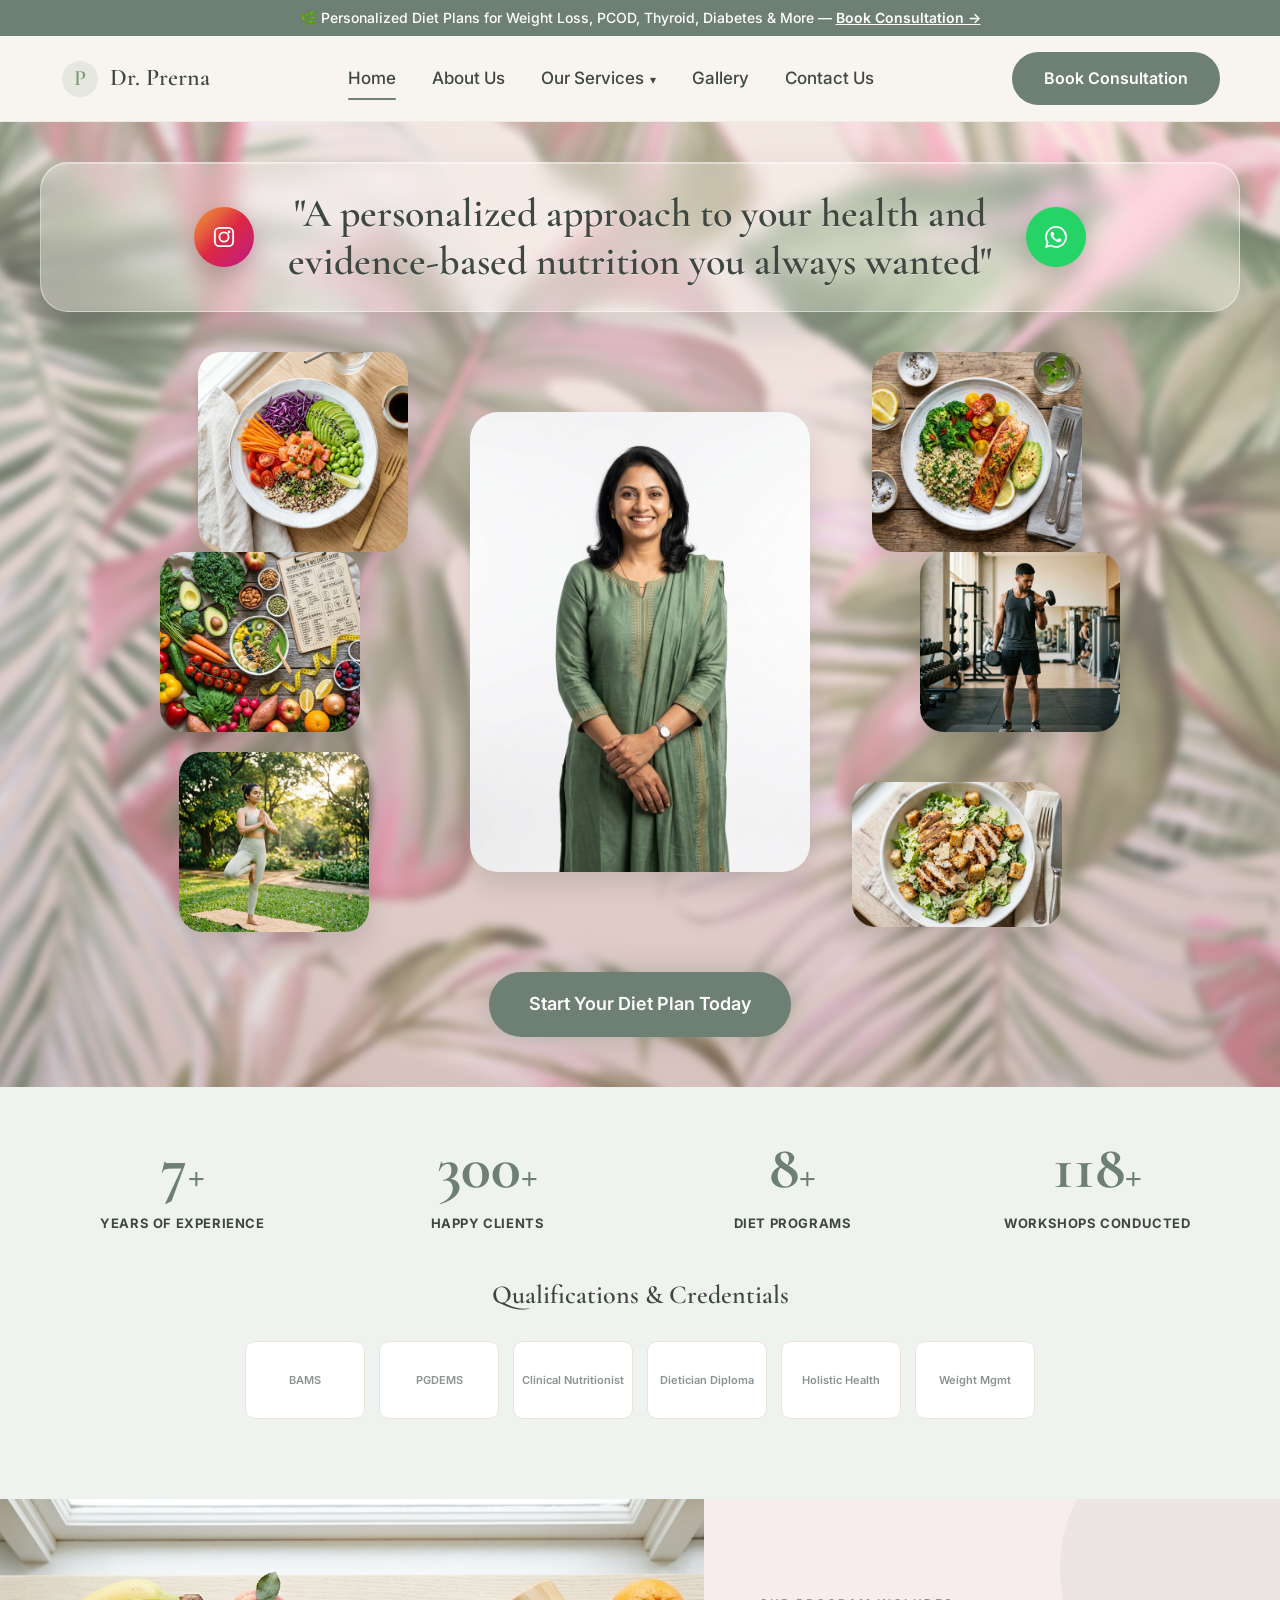
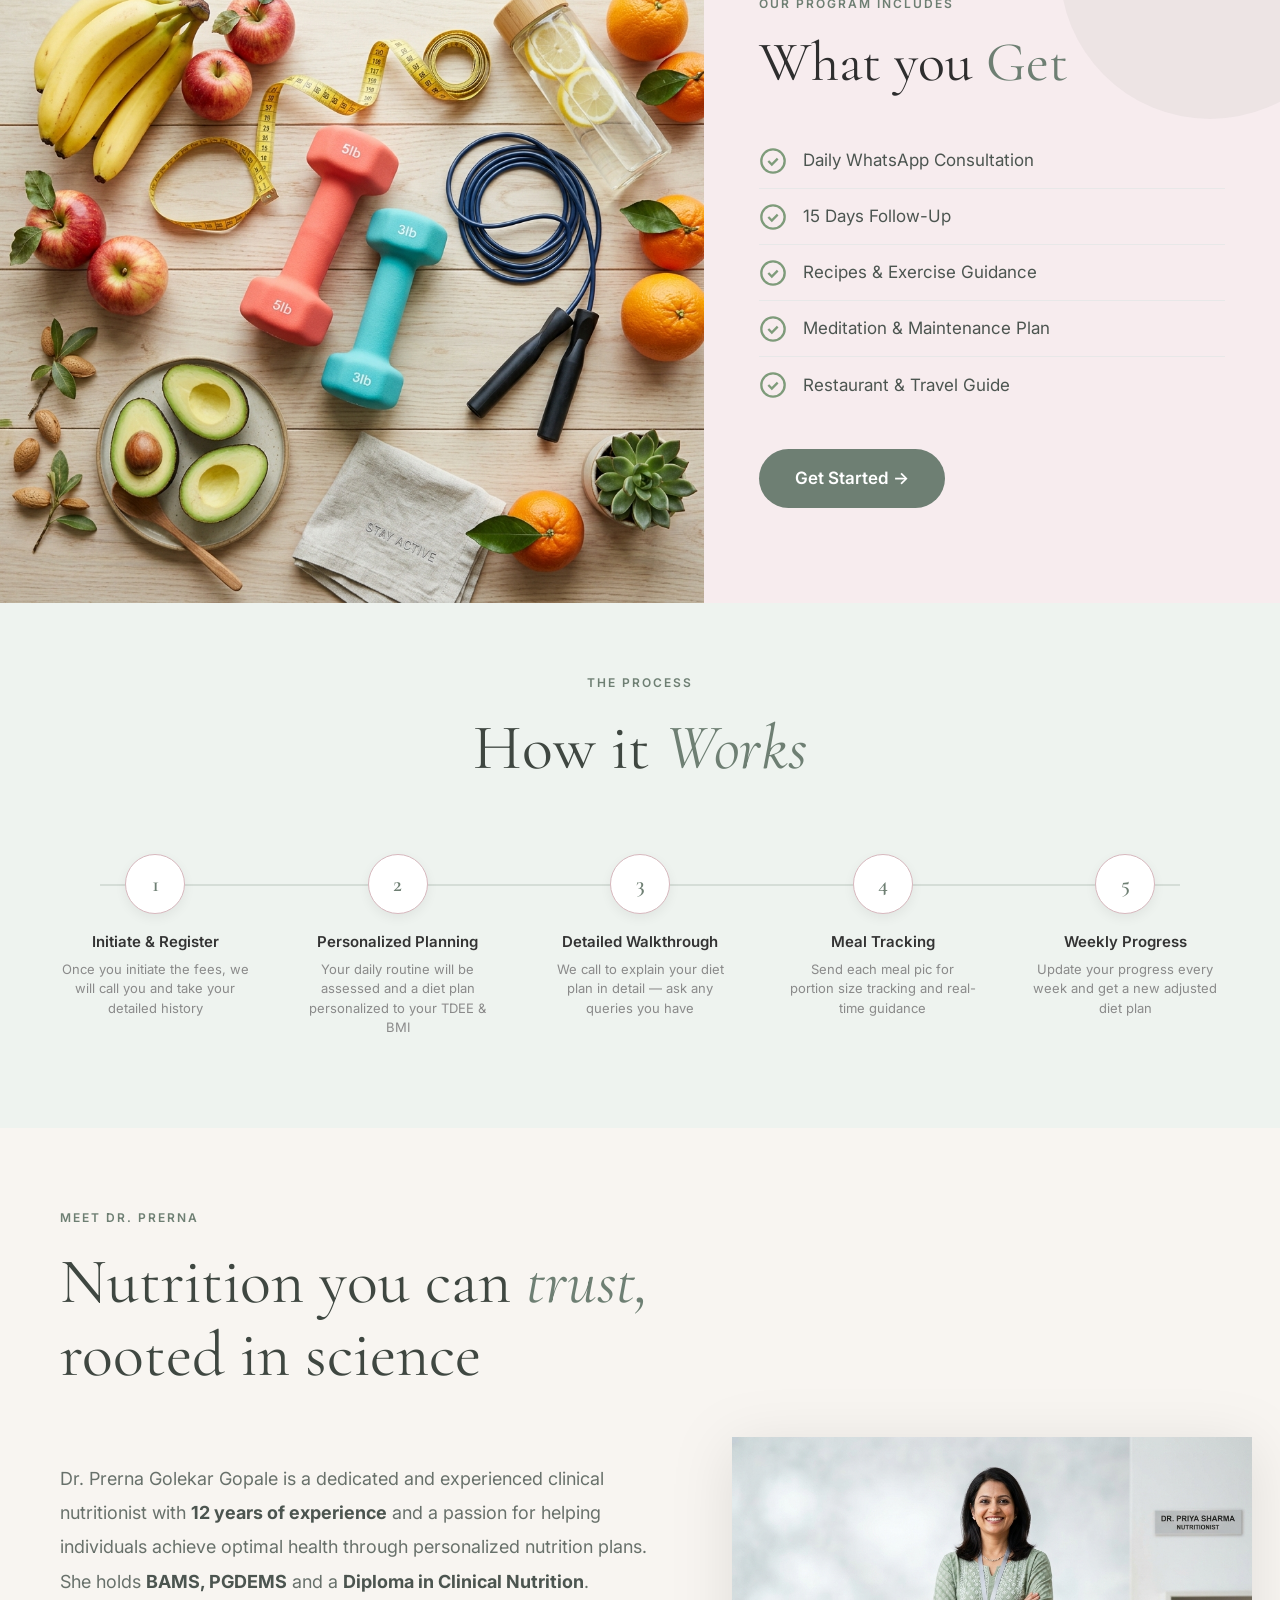
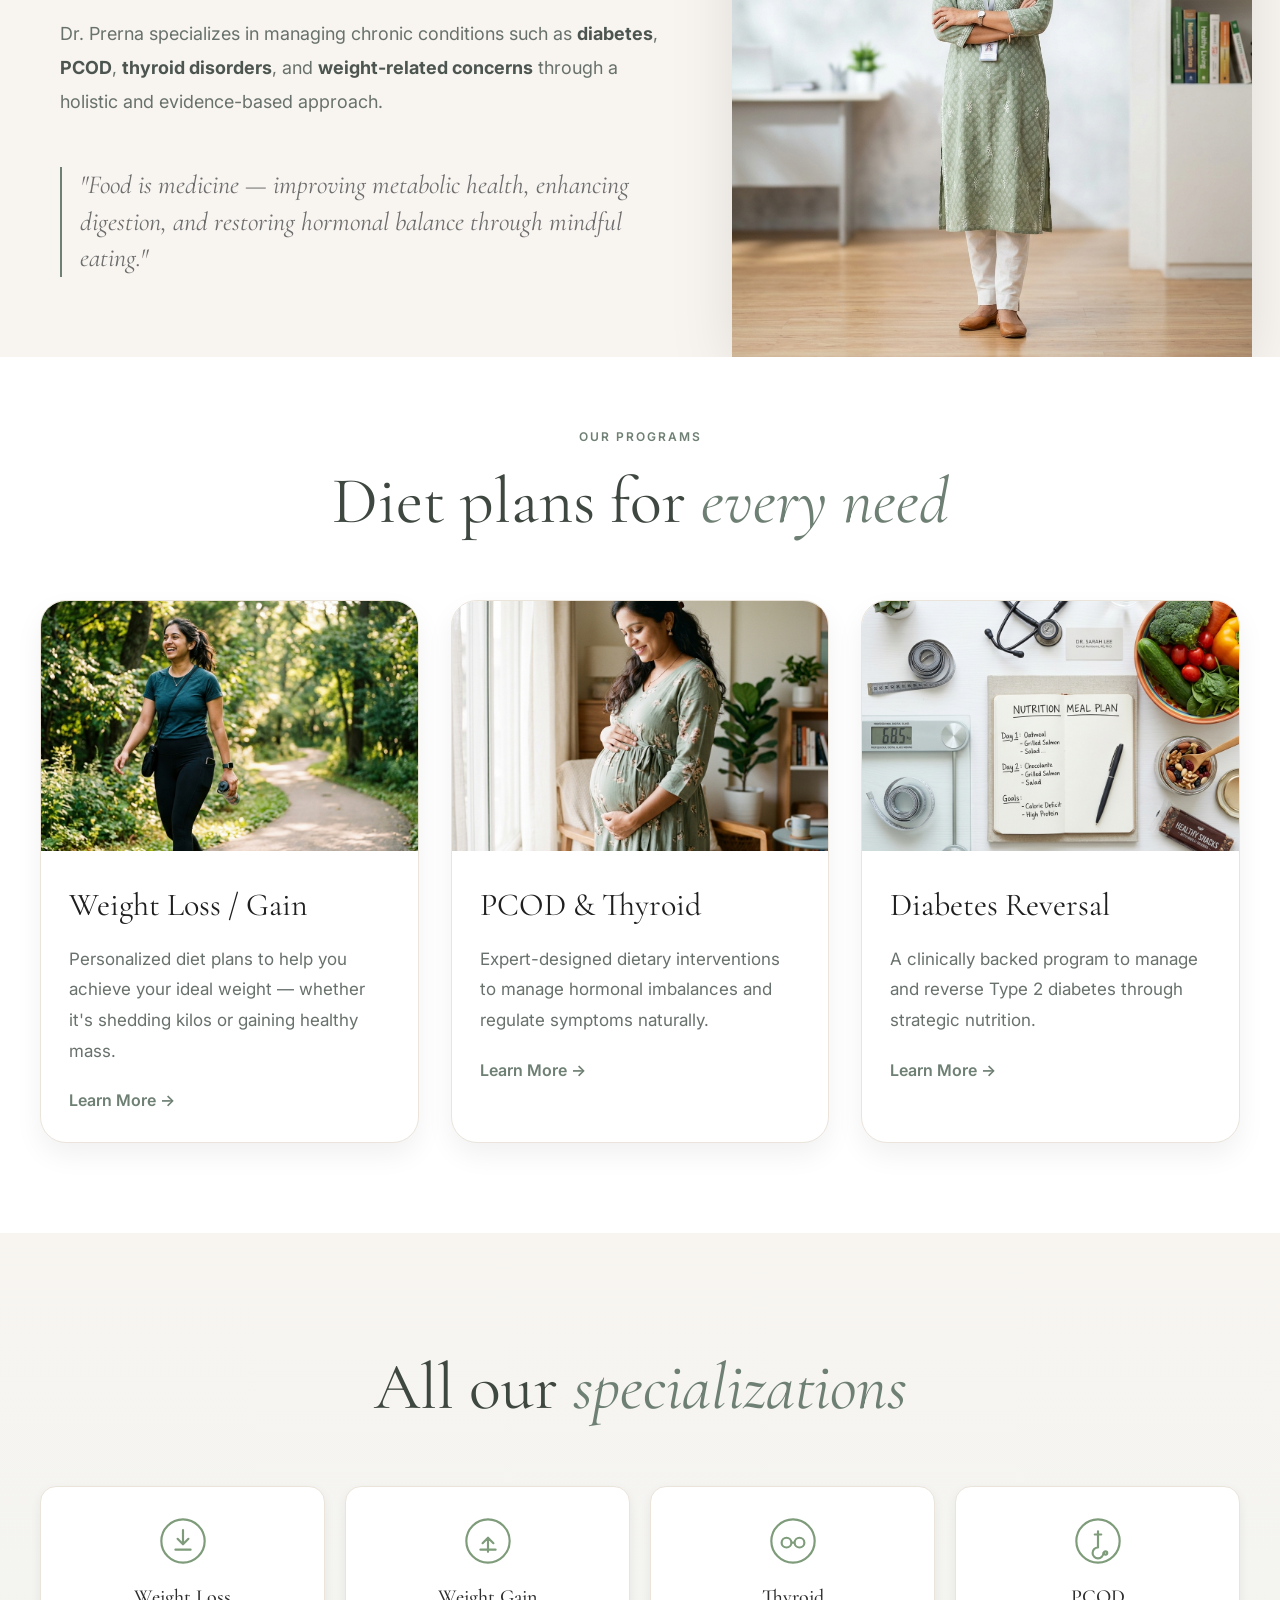
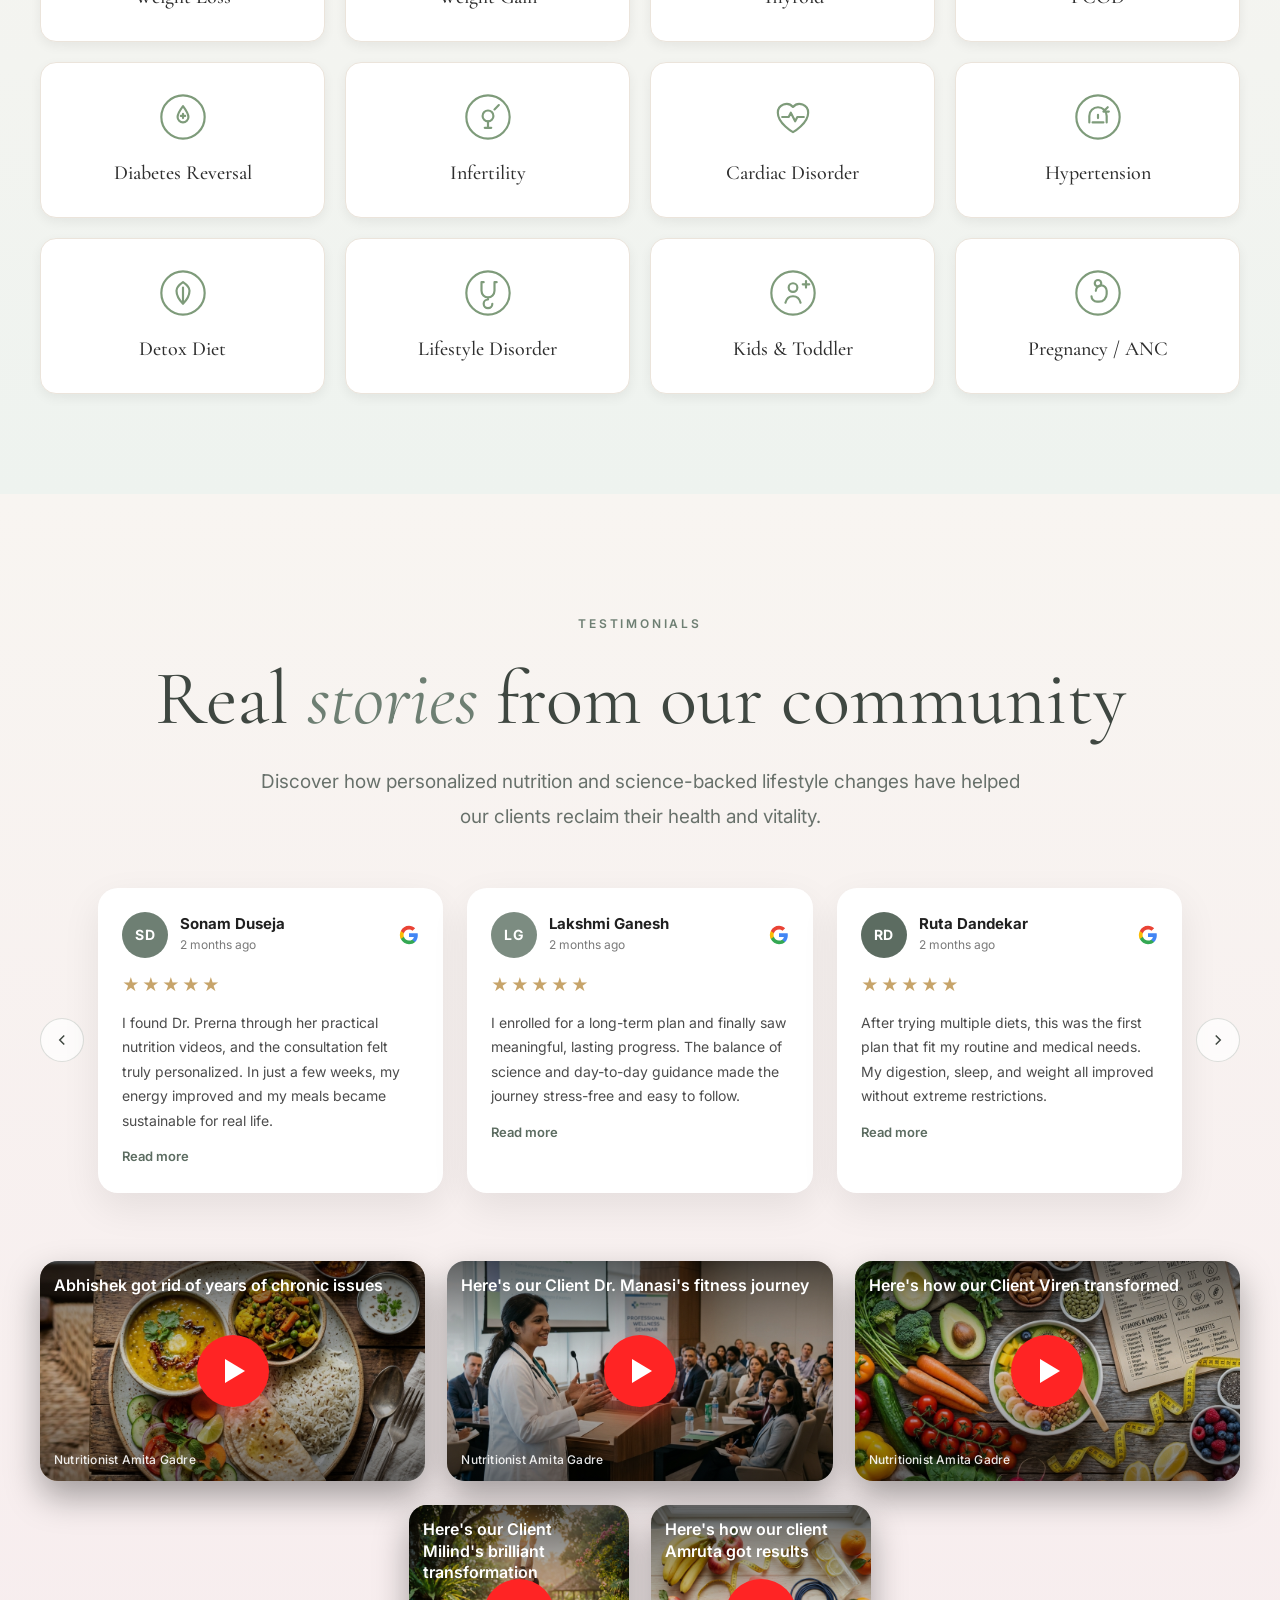
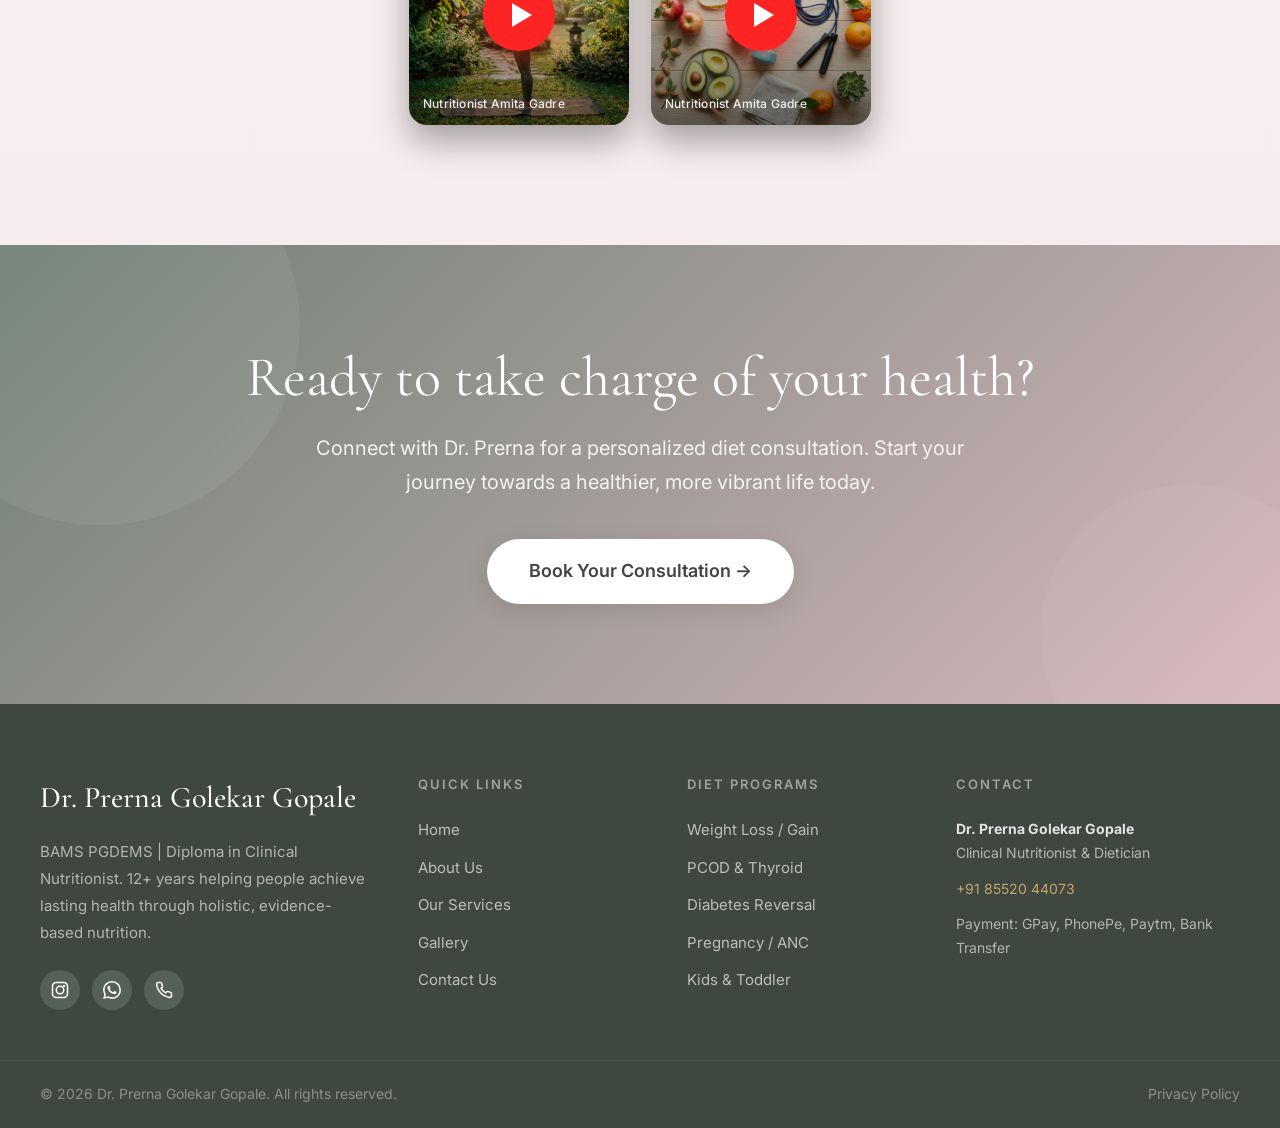
<file: index.html>
<!DOCTYPE html>
<html lang="en">
<head>
    <meta charset="UTF-8">
    <meta name="viewport" content="width=device-width, initial-scale=1.0">
    <title>Dr. Prerna Golekar Gopale — Clinical Nutritionist & Dietician</title>
    <meta name="description" content="Dr. Prerna Golekar Gopale — BAMS PGDEMS, Diploma in Clinical Nutritionist. 12 years of experience in personalized nutrition plans for weight loss, PCOD, thyroid, diabetes reversal and more.">
    <link rel="preconnect" href="https://fonts.googleapis.com">
    <link rel="preconnect" href="https://fonts.gstatic.com" crossorigin>
    <link href="https://fonts.googleapis.com/css2?family=Cormorant+Garamond:ital,wght@0,300;0,400;0,500;0,600;0,700;1,300;1,400;1,500;1,600;1,700&family=Inter:wght@300;400;500;600;700&display=swap" rel="stylesheet">
    <link rel="stylesheet" href="styles.css?v=20260423-4">
</head>
<body>

<!-- ======================== HEADER ======================== -->
<div class="announcement-bar" id="announcement-bar">
    <p>🌿 Personalized Diet Plans for Weight Loss, PCOD, Thyroid, Diabetes & More — <a href="contact.html">Book Consultation →</a></p>
</div>

<header class="main-navbar" id="main-navbar">
    <div class="navbar-inner">
        <div class="nav-left">
            <a href="index.html" class="nav-logo">
                <svg class="logo-icon" viewBox="0 0 40 40" width="40" height="40">
                    <circle cx="20" cy="20" r="18" fill="#7E9B7A" opacity="0.15"/>
                    <text x="20" y="26" text-anchor="middle" fill="#7E9B7A" font-family="Cormorant Garamond, serif" font-size="22" font-weight="600">P</text>
                </svg>
                <span class="logo-text">Dr. Prerna</span>
            </a>
        </div>
        <nav class="nav-center" id="nav-center">
            <a href="index.html" class="nav-link active">Home</a>
            <a href="about.html" class="nav-link">About Us</a>
            <div class="nav-dropdown">
                <a href="services.html" class="nav-link">Our Services <span class="dropdown-arrow">▾</span></a>
                <div class="dropdown-menu">
                    <a href="services.html#weight-loss">Weight Loss Program</a>
                    <a href="services.html#pcod-thyroid">PCOD / Thyroid Diet</a>
                    <a href="services.html#diabetes">Diabetes Reversal</a>
                    <a href="services.html#pregnancy">Pregnancy / ANC Plans</a>
                    <a href="services.html#kids">Kids & Toddler Diet</a>
                </div>
            </div>
            <a href="gallery.html" class="nav-link">Gallery</a>
            <a href="contact.html" class="nav-link">Contact Us</a>
        </nav>
        <div class="nav-right">
            <a href="contact.html" class="nav-cta">Book Consultation</a>
        </div>
        <button class="hamburger" id="hamburger" aria-label="Toggle navigation">
            <span></span>
            <span></span>
            <span></span>
        </button>
    </div>
    <div class="mobile-menu" id="mobile-menu">
        <a href="index.html" class="mobile-link">Home</a>
        <a href="about.html" class="mobile-link">About Us</a>
        <a href="services.html" class="mobile-link">Our Services</a>
        <a href="gallery.html" class="mobile-link">Gallery</a>
        <a href="contact.html" class="mobile-link">Contact Us</a>
        <a href="contact.html" class="nav-cta mobile-cta">Book Consultation</a>
    </div>
</header>


<!-- ======================== HERO SECTION ======================== -->
<section class="hero-section" id="hero">
    <div class="hero-container">
        <!-- Social buttons flanking heading -->
        <div class="hero-heading-row fade-in-up">
            <a href="https://www.instagram.com/" target="_blank" class="hero-social-btn hero-ig-btn" aria-label="Instagram">
                <svg viewBox="0 0 24 24" width="22" height="22" fill="none" stroke="currentColor" stroke-width="2"><rect x="2" y="2" width="20" height="20" rx="5"/><circle cx="12" cy="12" r="5"/><circle cx="17.5" cy="6.5" r="1.5" fill="currentColor" stroke="none"/></svg>
            </a>
            <h1 class="hero-heading">
                "A personalized approach to your health and<br>
                evidence-based nutrition you always wanted"
            </h1>
            <a href="https://wa.me/918552044073" target="_blank" class="hero-social-btn hero-wa-btn" aria-label="WhatsApp">
                <svg viewBox="0 0 24 24" width="22" height="22" fill="currentColor"><path d="M17.472 14.382c-.297-.149-1.758-.867-2.03-.967-.273-.099-.471-.148-.67.15-.197.297-.767.966-.94 1.164-.173.199-.347.223-.644.075-.297-.15-1.255-.463-2.39-1.475-.883-.788-1.48-1.761-1.653-2.059-.173-.297-.018-.458.13-.606.134-.133.298-.347.446-.52.149-.174.198-.298.298-.497.099-.198.05-.371-.025-.52-.075-.149-.669-1.612-.916-2.207-.242-.579-.487-.5-.669-.51-.173-.008-.371-.01-.57-.01-.198 0-.52.074-.792.372-.272.297-1.04 1.016-1.04 2.479 0 1.462 1.065 2.875 1.213 3.074.149.198 2.096 3.2 5.077 4.487.709.306 1.262.489 1.694.625.712.227 1.36.195 1.871.118.571-.085 1.758-.719 2.006-1.413.248-.694.248-1.289.173-1.413-.074-.124-.272-.198-.57-.347m-5.421 7.403h-.004a9.87 9.87 0 01-5.031-1.378l-.361-.214-3.741.982.998-3.648-.235-.374a9.86 9.86 0 01-1.51-5.26c.001-5.45 4.436-9.884 9.888-9.884 2.64 0 5.122 1.03 6.988 2.898a9.825 9.825 0 012.893 6.994c-.003 5.45-4.437 9.884-9.885 9.884m8.413-18.297A11.815 11.815 0 0012.05 0C5.495 0 .16 5.335.157 11.892c0 2.096.547 4.142 1.588 5.945L.057 24l6.305-1.654a11.882 11.882 0 005.683 1.448h.005c6.554 0 11.89-5.335 11.893-11.893a11.821 11.821 0 00-3.48-8.413z"/></svg>
            </a>
        </div>

        <div class="hero-collage">
            <div class="collage-card card-left-top float-anim-1">
                <img src="images/healthy-bowl.png" alt="Healthy food bowl" loading="lazy">
            </div>
            <div class="collage-card card-left-center float-anim-3">
                <img src="images/gallery-3.png" alt="Fresh produce and nutrition" loading="lazy">
            </div>
            <div class="collage-card card-left-bottom float-anim-2">
                <img src="images/yoga-woman.png" alt="Woman doing yoga" loading="lazy">
            </div>
            <div class="collage-card card-center">
                <img src="images/nutritionist.png" alt="Dr. Prerna Golekar Gopale" loading="lazy">
            </div>
            <div class="collage-card card-right-top float-anim-1">
                <img src="images/healthy-plate.png" alt="Healthy plate" loading="lazy">
            </div>
            <div class="collage-card card-right-center float-anim-3">
                <img src="images/gym-man.png" alt="Man exercising" loading="lazy">
            </div>
            <div class="collage-card card-right-bottom float-anim-2">
                <img src="images/chicken-salad.png" alt="Chicken salad" loading="lazy">
            </div>
        </div>

        <div class="hero-cta-wrap fade-in-up">
            <a href="contact.html" class="hero-cta-btn">Start Your Diet Plan Today</a>
        </div>
    </div>
</section>


<!-- ======================== SOCIAL PROOF ======================== -->
<section class="social-proof-section" id="social-proof">
    <div class="container">
        <div class="stats-grid">
            <div class="stat-block">
                <span class="stat-number" data-target="12">0</span><span class="stat-suffix">+</span>
                <span class="stat-label">Years of Experience</span>
            </div>
            <div class="stat-block">
                <span class="stat-number" data-target="500">0</span><span class="stat-suffix">+</span>
                <span class="stat-label">Happy Clients</span>
            </div>
            <div class="stat-block">
                <span class="stat-number" data-target="15">0</span><span class="stat-suffix">+</span>
                <span class="stat-label">Diet Programs</span>
            </div>
            <div class="stat-block">
                <span class="stat-number" data-target="200">0</span><span class="stat-suffix">+</span>
                <span class="stat-label">Workshops Conducted</span>
            </div>
        </div>
        <h3 class="media-heading">Qualifications & Credentials</h3>
        <div class="media-logos">
            <div class="logo-card">BAMS</div>
            <div class="logo-card">PGDEMS</div>
            <div class="logo-card">Clinical Nutritionist</div>
            <div class="logo-card">Dietician Diploma</div>
            <div class="logo-card">Holistic Health</div>
            <div class="logo-card">Weight Mgmt</div>
        </div>
    </div>
</section>


<!-- ======================== WHAT YOU GET ======================== -->
<section class="what-you-get-section" id="what-you-get">
    <div class="decorative-shape"></div>
    <div class="wyg-grid">
        <div class="wyg-image">
            <img src="images/fitness-flatlay.png" alt="Fitness and nutrition lifestyle" loading="lazy">
        </div>
        <div class="wyg-content">
            <span class="eyebrow">OUR PROGRAM INCLUDES</span>
            <h2 class="section-heading">What you <span class="green">Get</span></h2>
            <ul class="benefit-list">
                <li class="benefit-item">
                    <div class="check-icon"><svg viewBox="0 0 24 24" fill="none" stroke="#7E9B7A" stroke-width="2"><circle cx="12" cy="12" r="10"/><path d="M8 12l3 3 5-5"/></svg></div>
                    <span>Daily WhatsApp Consultation</span>
                </li>
                <li class="benefit-item">
                    <div class="check-icon"><svg viewBox="0 0 24 24" fill="none" stroke="#7E9B7A" stroke-width="2"><circle cx="12" cy="12" r="10"/><path d="M8 12l3 3 5-5"/></svg></div>
                    <span>15 Days Follow-Up</span>
                </li>
                <li class="benefit-item">
                    <div class="check-icon"><svg viewBox="0 0 24 24" fill="none" stroke="#7E9B7A" stroke-width="2"><circle cx="12" cy="12" r="10"/><path d="M8 12l3 3 5-5"/></svg></div>
                    <span>Recipes & Exercise Guidance</span>
                </li>
                <li class="benefit-item">
                    <div class="check-icon"><svg viewBox="0 0 24 24" fill="none" stroke="#7E9B7A" stroke-width="2"><circle cx="12" cy="12" r="10"/><path d="M8 12l3 3 5-5"/></svg></div>
                    <span>Meditation & Maintenance Plan</span>
                </li>
                <li class="benefit-item">
                    <div class="check-icon"><svg viewBox="0 0 24 24" fill="none" stroke="#7E9B7A" stroke-width="2"><circle cx="12" cy="12" r="10"/><path d="M8 12l3 3 5-5"/></svg></div>
                    <span>Restaurant & Travel Guide</span>
                </li>
            </ul>
            <a href="contact.html" class="btn-sage">Get Started →</a>
        </div>
    </div>
</section>


<!-- ======================== HOW IT WORKS ======================== -->
<section class="how-it-works-section" id="how-it-works">
    <div class="container">
        <span class="eyebrow center">THE PROCESS</span>
        <h2 class="section-heading-lg center">How it <span class="green italic">Works</span></h2>
        <div class="timeline">
            <div class="timeline-line"></div>
            <div class="timeline-step">
                <div class="step-circle">1</div>
                <h4 class="step-title">Initiate & Register</h4>
                <p class="step-desc">Once you initiate the fees, we will call you and take your detailed history</p>
            </div>
            <div class="timeline-step">
                <div class="step-circle">2</div>
                <h4 class="step-title">Personalized Planning</h4>
                <p class="step-desc">Your daily routine will be assessed and a diet plan personalized to your TDEE & BMI</p>
            </div>
            <div class="timeline-step">
                <div class="step-circle">3</div>
                <h4 class="step-title">Detailed Walkthrough</h4>
                <p class="step-desc">We call to explain your diet plan in detail — ask any queries you have</p>
            </div>
            <div class="timeline-step">
                <div class="step-circle">4</div>
                <h4 class="step-title">Meal Tracking</h4>
                <p class="step-desc">Send each meal pic for portion size tracking and real-time guidance</p>
            </div>
            <div class="timeline-step">
                <div class="step-circle">5</div>
                <h4 class="step-title">Weekly Progress</h4>
                <p class="step-desc">Update your progress every week and get a new adjusted diet plan</p>
            </div>
        </div>
    </div>
</section>


<!-- ======================== FOUNDER SECTION ======================== -->
<section class="founder-section" id="founder">
    <div class="founder-grid">
        <div class="founder-content">
            <span class="eyebrow">MEET DR. PRERNA</span>
            <h2 class="section-heading-lg">Nutrition you can <span class="green italic">trust,</span><br>rooted in science</h2>
            <p class="founder-para">
                Dr. Prerna Golekar Gopale is a dedicated and experienced clinical nutritionist with <strong>12 years of experience</strong> and a passion for helping individuals achieve optimal health through personalized nutrition plans. She holds <strong>BAMS, PGDEMS</strong> and a <strong>Diploma in Clinical Nutrition</strong>.
            </p>
            <p class="founder-para">
                Dr. Prerna specializes in managing chronic conditions such as <strong>diabetes</strong>, <strong>PCOD</strong>, <strong>thyroid disorders</strong>, and <strong>weight-related concerns</strong> through a holistic and evidence-based approach.
            </p>
            <blockquote class="founder-quote">
                "Food is medicine — improving metabolic health, enhancing digestion, and restoring hormonal balance through mindful eating."
            </blockquote>
        </div>
        <div class="founder-image">
            <img src="images/founder.png" alt="Dr. Prerna Golekar Gopale — Founder" loading="lazy">
        </div>
    </div>
</section>


<!-- ======================== OUR PROGRAMS ======================== -->
<section class="programs-section" id="programs">
    <div class="container">
        <span class="eyebrow center">OUR PROGRAMS</span>
        <h2 class="section-heading-xl center">Diet plans for <span class="green italic">every need</span></h2>

        <div class="programs-grid">
            <div class="program-card">
                <div class="card-image"><img src="images/woman-walking.png" alt="Weight Loss Program" loading="lazy"></div>
                <div class="card-body">
                    <h3 class="card-title">Weight Loss / Gain</h3>
                    <p class="card-desc">Personalized diet plans to help you achieve your ideal weight — whether it's shedding kilos or gaining healthy mass.</p>
                    <a href="services.html#weight-loss" class="card-cta">Learn More →</a>
                </div>
            </div>
            <div class="program-card">
                <div class="card-image"><img src="images/pregnant-woman.png" alt="PCOD & Thyroid" loading="lazy"></div>
                <div class="card-body">
                    <h3 class="card-title">PCOD & Thyroid</h3>
                    <p class="card-desc">Expert-designed dietary interventions to manage hormonal imbalances and regulate symptoms naturally.</p>
                    <a href="services.html#pcod-thyroid" class="card-cta">Learn More →</a>
                </div>
            </div>
            <div class="program-card">
                <div class="card-image"><img src="images/nutrition-desk.png" alt="Diabetes Reversal" loading="lazy"></div>
                <div class="card-body">
                    <h3 class="card-title">Diabetes Reversal</h3>
                    <p class="card-desc">A clinically backed program to manage and reverse Type 2 diabetes through strategic nutrition.</p>
                    <a href="services.html#diabetes" class="card-cta">Learn More →</a>
                </div>
            </div>
        </div>
    </div>
</section>


<!-- ======================== ALL DIET PROGRAMS GRID ======================== -->
<section class="home-diet-programs" id="all-programs">
    <div class="container">
        <span class="eyebrow center">COMPLETE DIET SERVICES</span>
        <h2 class="section-heading-xl center">All our <span class="green italic">specializations</span></h2>

        <div class="diet-programs-grid">
            <a href="services.html#weight-loss" class="diet-program-card">
                <div class="diet-program-icon-svg"><svg viewBox="0 0 48 48" fill="none" stroke="#7E9B7A" stroke-width="2"><circle cx="24" cy="24" r="20"/><path d="M24 14v12M19 22l5 5 5-5M17 32h14" stroke-linecap="round" stroke-linejoin="round"/></svg></div>
                <h4>Weight Loss</h4>
            </a>
            <a href="services.html#weight-gain" class="diet-program-card">
                <div class="diet-program-icon-svg"><svg viewBox="0 0 48 48" fill="none" stroke="#7E9B7A" stroke-width="2"><circle cx="24" cy="24" r="20"/><path d="M24 34V22M19 26l5-5 5 5M17 32h14" stroke-linecap="round" stroke-linejoin="round"/></svg></div>
                <h4>Weight Gain</h4>
            </a>
            <a href="services.html#pcod-thyroid" class="diet-program-card">
                <div class="diet-program-icon-svg"><svg viewBox="0 0 48 48" fill="none" stroke="#7E9B7A" stroke-width="2"><circle cx="24" cy="24" r="20"/><path d="M18 21c2.5 0 4.5 2 4.5 4.5S20.5 30 18 30s-4.5-2-4.5-4.5S15.5 21 18 21M30 21c-2.5 0-4.5 2-4.5 4.5S27.5 30 30 30s4.5-2 4.5-4.5S32.5 21 30 21M22.5 25.5h3" stroke-linecap="round" stroke-linejoin="round"/></svg></div>
                <h4>Thyroid</h4>
            </a>
            <a href="services.html#pcod-thyroid" class="diet-program-card">
                <div class="diet-program-icon-svg"><svg viewBox="0 0 48 48" fill="none" stroke="#7E9B7A" stroke-width="2"><circle cx="24" cy="24" r="20"/><path d="M24 15v6M21 18h6M24 21v9a5 5 0 105 5" stroke-linecap="round" stroke-linejoin="round"/><circle cx="31" cy="35" r="1.5"/></svg></div>
                <h4>PCOD</h4>
            </a>
            <a href="services.html#diabetes" class="diet-program-card">
                <div class="diet-program-icon-svg"><svg viewBox="0 0 48 48" fill="none" stroke="#7E9B7A" stroke-width="2"><circle cx="24" cy="24" r="20"/><path d="M24 14c3 4 5 7 5 10a5 5 0 11-10 0c0-3 2-6 5-10zM24 21v4M22 23h4" stroke-linecap="round" stroke-linejoin="round"/></svg></div>
                <h4>Diabetes Reversal</h4>
            </a>
            <a href="services.html#infertility" class="diet-program-card">
                <div class="diet-program-icon-svg"><svg viewBox="0 0 48 48" fill="none" stroke="#7E9B7A" stroke-width="2"><circle cx="24" cy="24" r="20"/><circle cx="24" cy="23" r="5"/><path d="M24 28v6M21 34h6M30 17l4-4" stroke-linecap="round" stroke-linejoin="round"/></svg></div>
                <h4>Infertility</h4>
            </a>
            <a href="services.html#cardiac" class="diet-program-card">
                <div class="diet-program-icon-svg"><svg viewBox="0 0 48 48" fill="none" stroke="#7E9B7A" stroke-width="2"><path d="M24 38s-14-8-14-18a8 8 0 0114-5.3A8 8 0 0138 20c0 10-14 18-14 18zM14 24h6l2-4 4 8 2-4h6" stroke-linecap="round" stroke-linejoin="round"/></svg></div>
                <h4>Cardiac Disorder</h4>
            </a>
            <a href="services.html#hypertension" class="diet-program-card">
                <div class="diet-program-icon-svg"><svg viewBox="0 0 48 48" fill="none" stroke="#7E9B7A" stroke-width="2"><circle cx="24" cy="24" r="20"/><path d="M16 29v-6a8 8 0 0116 0v6M19 29h10M29 19l4-4M29 19h5M24 22v3" stroke-linecap="round" stroke-linejoin="round"/></svg></div>
                <h4>Hypertension</h4>
            </a>
            <a href="services.html#detox" class="diet-program-card">
                <div class="diet-program-icon-svg"><svg viewBox="0 0 48 48" fill="none" stroke="#7E9B7A" stroke-width="2"><circle cx="24" cy="24" r="20"/><path d="M24 34s-6-6-6-12c0-4 3-6 6-8 3 2 6 4 6 8 0 6-6 12-6 12zM24 19v14" stroke-linecap="round" stroke-linejoin="round"/></svg></div>
                <h4>Detox Diet</h4>
            </a>
            <a href="services.html#lifestyle" class="diet-program-card">
                <div class="diet-program-icon-svg"><svg viewBox="0 0 48 48" fill="none" stroke="#7E9B7A" stroke-width="2"><circle cx="24" cy="24" r="20"/><path d="M18 14v8a6 6 0 0012 0v-8M20 14h-2M30 14h2M24 28v2a4 4 0 104 4" stroke-linecap="round" stroke-linejoin="round"/></svg></div>
                <h4>Lifestyle Disorder</h4>
            </a>
            <a href="services.html#kids" class="diet-program-card">
                <div class="diet-program-icon-svg"><svg viewBox="0 0 48 48" fill="none" stroke="#7E9B7A" stroke-width="2"><circle cx="24" cy="24" r="20"/><circle cx="24" cy="19" r="4"/><path d="M17 33c1-4 4-6 7-6s6 2 7 6M33 16h6M36 13v6" stroke-linecap="round" stroke-linejoin="round"/></svg></div>
                <h4>Kids & Toddler</h4>
            </a>
            <a href="services.html#pregnancy" class="diet-program-card">
                <div class="diet-program-icon-svg"><svg viewBox="0 0 48 48" fill="none" stroke="#7E9B7A" stroke-width="2"><circle cx="24" cy="24" r="20"/><circle cx="24" cy="15" r="3"/><path d="M22 22a5 5 0 0110 0v3a7 7 0 01-7 7h-2a5 5 0 01-5-5" stroke-linecap="round" stroke-linejoin="round"/></svg></div>
                <h4>Pregnancy / ANC</h4>
            </a>
        </div>
    </div>
</section>


<!-- ======================== TESTIMONIALS ======================== -->
<section class="testimonials-section" id="testimonials">
    <div class="container">
        <span class="eyebrow center testimonials-label">TESTIMONIALS</span>
        <h2 class="section-heading-xl center testimonials-heading">Real <span class="stories-highlight">stories</span> from our community</h2>
        <p class="testimonials-subtitle">Discover how personalized nutrition and science-backed lifestyle changes have helped our clients reclaim their health and vitality.</p>

        <div class="testimonial-carousel-shell">
            <button class="testimonial-nav testimonial-nav-left" aria-label="Previous testimonial">
                <svg viewBox="0 0 24 24" width="18" height="18" fill="none" stroke="currentColor" stroke-width="2"><path d="M15 18l-6-6 6-6"/></svg>
            </button>

            <div class="review-cards-row">
                <article class="review-card">
                    <div class="review-header">
                        <div class="review-avatar" style="background:#6E7F73;">SD</div>
                        <div class="review-meta">
                            <strong>Sonam Duseja</strong>
                            <span class="review-time">2 months ago</span>
                        </div>
                        <svg class="google-icon" viewBox="0 0 24 24" width="20" height="20"><path d="M22.56 12.25c0-.78-.07-1.53-.2-2.25H12v4.26h5.92a5.06 5.06 0 01-2.2 3.32v2.77h3.57c2.08-1.92 3.28-4.74 3.28-8.1z" fill="#4285F4"/><path d="M12 23c2.97 0 5.46-.98 7.28-2.66l-3.57-2.77c-.98.66-2.23 1.06-3.71 1.06-2.86 0-5.29-1.93-6.16-4.53H2.18v2.84C3.99 20.53 7.7 23 12 23z" fill="#34A853"/><path d="M5.84 14.09c-.22-.66-.35-1.36-.35-2.09s.13-1.43.35-2.09V7.07H2.18C1.43 8.55 1 10.22 1 12s.43 3.45 1.18 4.93l2.85-2.22.81-.62z" fill="#FBBC05"/><path d="M12 5.38c1.62 0 3.06.56 4.21 1.64l3.15-3.15C17.45 2.09 14.97 1 12 1 7.7 1 3.99 3.47 2.18 7.07l3.66 2.84c.87-2.6 3.3-4.53 6.16-4.53z" fill="#EA4335"/></svg>
                    </div>
                    <div class="review-stars" aria-label="5 star rating">★★★★★</div>
                    <p class="review-text">I found Dr. Prerna through her practical nutrition videos, and the consultation felt truly personalized. In just a few weeks, my energy improved and my meals became sustainable for real life.</p>
                    <a href="#" class="review-read-more">Read more</a>
                </article>

                <article class="review-card">
                    <div class="review-header">
                        <div class="review-avatar" style="background:#7C8C81;">LG</div>
                        <div class="review-meta">
                            <strong>Lakshmi Ganesh</strong>
                            <span class="review-time">2 months ago</span>
                        </div>
                        <svg class="google-icon" viewBox="0 0 24 24" width="20" height="20"><path d="M22.56 12.25c0-.78-.07-1.53-.2-2.25H12v4.26h5.92a5.06 5.06 0 01-2.2 3.32v2.77h3.57c2.08-1.92 3.28-4.74 3.28-8.1z" fill="#4285F4"/><path d="M12 23c2.97 0 5.46-.98 7.28-2.66l-3.57-2.77c-.98.66-2.23 1.06-3.71 1.06-2.86 0-5.29-1.93-6.16-4.53H2.18v2.84C3.99 20.53 7.7 23 12 23z" fill="#34A853"/><path d="M5.84 14.09c-.22-.66-.35-1.36-.35-2.09s.13-1.43.35-2.09V7.07H2.18C1.43 8.55 1 10.22 1 12s.43 3.45 1.18 4.93l2.85-2.22.81-.62z" fill="#FBBC05"/><path d="M12 5.38c1.62 0 3.06.56 4.21 1.64l3.15-3.15C17.45 2.09 14.97 1 12 1 7.7 1 3.99 3.47 2.18 7.07l3.66 2.84c.87-2.6 3.3-4.53 6.16-4.53z" fill="#EA4335"/></svg>
                    </div>
                    <div class="review-stars" aria-label="5 star rating">★★★★★</div>
                    <p class="review-text">I enrolled for a long-term plan and finally saw meaningful, lasting progress. The balance of science and day-to-day guidance made the journey stress-free and easy to follow.</p>
                    <a href="#" class="review-read-more">Read more</a>
                </article>

                <article class="review-card">
                    <div class="review-header">
                        <div class="review-avatar" style="background:#5C6C61;">RD</div>
                        <div class="review-meta">
                            <strong>Ruta Dandekar</strong>
                            <span class="review-time">2 months ago</span>
                        </div>
                        <svg class="google-icon" viewBox="0 0 24 24" width="20" height="20"><path d="M22.56 12.25c0-.78-.07-1.53-.2-2.25H12v4.26h5.92a5.06 5.06 0 01-2.2 3.32v2.77h3.57c2.08-1.92 3.28-4.74 3.28-8.1z" fill="#4285F4"/><path d="M12 23c2.97 0 5.46-.98 7.28-2.66l-3.57-2.77c-.98.66-2.23 1.06-3.71 1.06-2.86 0-5.29-1.93-6.16-4.53H2.18v2.84C3.99 20.53 7.7 23 12 23z" fill="#34A853"/><path d="M5.84 14.09c-.22-.66-.35-1.36-.35-2.09s.13-1.43.35-2.09V7.07H2.18C1.43 8.55 1 10.22 1 12s.43 3.45 1.18 4.93l2.85-2.22.81-.62z" fill="#FBBC05"/><path d="M12 5.38c1.62 0 3.06.56 4.21 1.64l3.15-3.15C17.45 2.09 14.97 1 12 1 7.7 1 3.99 3.47 2.18 7.07l3.66 2.84c.87-2.6 3.3-4.53 6.16-4.53z" fill="#EA4335"/></svg>
                    </div>
                    <div class="review-stars" aria-label="5 star rating">★★★★★</div>
                    <p class="review-text">After trying multiple diets, this was the first plan that fit my routine and medical needs. My digestion, sleep, and weight all improved without extreme restrictions.</p>
                    <a href="#" class="review-read-more">Read more</a>
                </article>
            </div>

            <button class="testimonial-nav testimonial-nav-right" aria-label="Next testimonial">
                <svg viewBox="0 0 24 24" width="18" height="18" fill="none" stroke="currentColor" stroke-width="2"><path d="M9 18l6-6-6-6"/></svg>
            </button>
        </div>

        <div class="video-testimonials-wrap">
            <div class="video-testimonials-row video-testimonials-top">
                <article class="video-card">
                    <div class="video-thumbnail">
                        <img src="images/gallery-1.png" alt="Abhishek got rid of years of chronic issues" loading="lazy">
                        <span class="video-title">Abhishek got rid of years of chronic issues</span>
                        <span class="video-channel">Nutritionist Amita Gadre</span>
                        <div class="video-play-overlay"><span class="yt-play-btn"><span class="yt-play-triangle"></span></span></div>
                    </div>
                </article>
                <article class="video-card">
                    <div class="video-thumbnail">
                        <img src="images/gallery-2.png" alt="Here's our Client Dr. Manasi's fitness journey" loading="lazy">
                        <span class="video-title">Here's our Client Dr. Manasi's fitness journey</span>
                        <span class="video-channel">Nutritionist Amita Gadre</span>
                        <div class="video-play-overlay"><span class="yt-play-btn"><span class="yt-play-triangle"></span></span></div>
                    </div>
                </article>
                <article class="video-card">
                    <div class="video-thumbnail">
                        <img src="images/gallery-3.png" alt="Here's how our Client Viren transformed" loading="lazy">
                        <span class="video-title">Here's how our Client Viren transformed</span>
                        <span class="video-channel">Nutritionist Amita Gadre</span>
                        <div class="video-play-overlay"><span class="yt-play-btn"><span class="yt-play-triangle"></span></span></div>
                    </div>
                </article>
            </div>

            <div class="video-testimonials-row video-testimonials-bottom">
                <article class="video-card">
                    <div class="video-thumbnail">
                        <img src="images/gallery-4.png" alt="Here's our Client Milind's brilliant transformation" loading="lazy">
                        <span class="video-title">Here's our Client Milind's brilliant transformation</span>
                        <span class="video-channel">Nutritionist Amita Gadre</span>
                        <div class="video-play-overlay"><span class="yt-play-btn"><span class="yt-play-triangle"></span></span></div>
                    </div>
                </article>
                <article class="video-card">
                    <div class="video-thumbnail">
                        <img src="images/fitness-flatlay.png" alt="Here's how our client Amruta got results" loading="lazy">
                        <span class="video-title">Here's how our client Amruta got results</span>
                        <span class="video-channel">Nutritionist Amita Gadre</span>
                        <div class="video-play-overlay"><span class="yt-play-btn"><span class="yt-play-triangle"></span></span></div>
                    </div>
                </article>
            </div>
        </div>
    </div>
</section>


<!-- ======================== CTA SECTION ======================== -->
<section class="cta-section" id="cta">
    <div class="cta-bg-shape cta-shape-1"></div>
    <div class="cta-bg-shape cta-shape-2"></div>
    <div class="container cta-inner">
        <h2 class="cta-heading">Ready to take charge of your health?</h2>
        <p class="cta-sub">Connect with Dr. Prerna for a personalized diet consultation. Start your journey towards a healthier, more vibrant life today.</p>
        <a href="contact.html" class="cta-btn">Book Your Consultation →</a>
    </div>
</section>


<!-- ======================== FOOTER ======================== -->
<footer class="site-footer" id="footer">
    <div class="container footer-grid">
        <div class="footer-col footer-brand">
            <h3 class="footer-brand-name">Dr. Prerna Golekar Gopale</h3>
            <p class="footer-brand-desc">BAMS PGDEMS | Diploma in Clinical Nutritionist. 12+ years helping people achieve lasting health through holistic, evidence-based nutrition.</p>
            <div class="footer-socials">
                <a href="https://www.instagram.com/" target="_blank" class="social-circle" aria-label="Instagram">
                    <svg viewBox="0 0 24 24" width="18" height="18" fill="white"><rect x="2" y="2" width="20" height="20" rx="5" fill="none" stroke="white" stroke-width="2"/><circle cx="12" cy="12" r="5" fill="none" stroke="white" stroke-width="2"/><circle cx="17.5" cy="6.5" r="1.5" fill="white"/></svg>
                </a>
                <a href="https://wa.me/918552044073" target="_blank" class="social-circle" aria-label="WhatsApp">
                    <svg viewBox="0 0 24 24" width="18" height="18" fill="white"><path d="M17.472 14.382c-.297-.149-1.758-.867-2.03-.967-.273-.099-.471-.148-.67.15-.197.297-.767.966-.94 1.164-.173.199-.347.223-.644.075-.297-.15-1.255-.463-2.39-1.475-.883-.788-1.48-1.761-1.653-2.059-.173-.297-.018-.458.13-.606.134-.133.298-.347.446-.52.149-.174.198-.298.298-.497.099-.198.05-.371-.025-.52-.075-.149-.669-1.612-.916-2.207-.242-.579-.487-.5-.669-.51-.173-.008-.371-.01-.57-.01-.198 0-.52.074-.792.372-.272.297-1.04 1.016-1.04 2.479 0 1.462 1.065 2.875 1.213 3.074.149.198 2.096 3.2 5.077 4.487.709.306 1.262.489 1.694.625.712.227 1.36.195 1.871.118.571-.085 1.758-.719 2.006-1.413.248-.694.248-1.289.173-1.413-.074-.124-.272-.198-.57-.347m-5.421 7.403h-.004a9.87 9.87 0 01-5.031-1.378l-.361-.214-3.741.982.998-3.648-.235-.374a9.86 9.86 0 01-1.51-5.26c.001-5.45 4.436-9.884 9.888-9.884 2.64 0 5.122 1.03 6.988 2.898a9.825 9.825 0 012.893 6.994c-.003 5.45-4.437 9.884-9.885 9.884m8.413-18.297A11.815 11.815 0 0012.05 0C5.495 0 .16 5.335.157 11.892c0 2.096.547 4.142 1.588 5.945L.057 24l6.305-1.654a11.882 11.882 0 005.683 1.448h.005c6.554 0 11.89-5.335 11.893-11.893a11.821 11.821 0 00-3.48-8.413z"/></svg>
                </a>
                <a href="tel:+918552044073" class="social-circle" aria-label="Call">
                    <svg viewBox="0 0 24 24" width="18" height="18" fill="none" stroke="white" stroke-width="2"><path d="M22 16.92v3a2 2 0 01-2.18 2 19.79 19.79 0 01-8.63-3.07 19.5 19.5 0 01-6-6 19.79 19.79 0 01-3.07-8.67A2 2 0 014.11 2h3a2 2 0 012 1.72c.12.96.36 1.9.7 2.81a2 2 0 01-.45 2.11L8.09 9.91a16 16 0 006 6l1.27-1.27a2 2 0 012.11-.45c.91.34 1.85.58 2.81.7A2 2 0 0122 16.92z"/></svg>
                </a>
            </div>
        </div>
        <div class="footer-col">
            <h4 class="footer-col-title">QUICK LINKS</h4>
            <ul class="footer-links">
                <li><a href="index.html">Home</a></li>
                <li><a href="about.html">About Us</a></li>
                <li><a href="services.html">Our Services</a></li>
                <li><a href="gallery.html">Gallery</a></li>
                <li><a href="contact.html">Contact Us</a></li>
            </ul>
        </div>
        <div class="footer-col">
            <h4 class="footer-col-title">DIET PROGRAMS</h4>
            <ul class="footer-links">
                <li><a href="services.html#weight-loss">Weight Loss / Gain</a></li>
                <li><a href="services.html#pcod-thyroid">PCOD & Thyroid</a></li>
                <li><a href="services.html#diabetes">Diabetes Reversal</a></li>
                <li><a href="services.html#pregnancy">Pregnancy / ANC</a></li>
                <li><a href="services.html#kids">Kids & Toddler</a></li>
            </ul>
        </div>
        <div class="footer-col">
            <h4 class="footer-col-title">CONTACT</h4>
            <div class="footer-contact">
                <p><strong>Dr. Prerna Golekar Gopale</strong><br>Clinical Nutritionist & Dietician</p>
                <p><a href="tel:+918552044073">+91 85520 44073</a></p>
                <p>Payment: GPay, PhonePe, Paytm, Bank Transfer</p>
            </div>
        </div>
    </div>
    <div class="footer-bottom">
        <div class="container footer-bottom-inner">
            <span>&copy; 2026 Dr. Prerna Golekar Gopale. All rights reserved.</span>
            <a href="#">Privacy Policy</a>
        </div>
    </div>
</footer>


<div class="floating-contact-buttons" id="floating-contact-buttons">
    <a href="tel:+918857066841" class="fab-btn fab-call" aria-label="Call">
        <svg viewBox="0 0 24 24" width="24" height="24" fill="none" stroke="currentColor" stroke-width="2"><path d="M22 16.92v3a2 2 0 01-2.18 2 19.79 19.79 0 01-8.63-3.07 19.5 19.5 0 01-6-6 19.79 19.79 0 01-3.07-8.67A2 2 0 014.11 2h3a2 2 0 012 1.72c.12.96.36 1.9.7 2.81a2 2 0 01-.45 2.11L8.09 9.91a16 16 0 006 6l1.27-1.27a2 2 0 012.11-.45c.91.34 1.85.58 2.81.7A2 2 0 0122 16.92z"/></svg>
    </a>
    <a href="https://www.youtube.com/" target="_blank" class="fab-btn fab-youtube" aria-label="YouTube">
        <svg viewBox="0 0 24 24" width="24" height="24" fill="none" aria-hidden="true"><rect x="3" y="6" width="18" height="12" rx="4" fill="#fff"/><path d="M11 9.6L16 12L11 14.4V9.6z" fill="#FF2A23"/></svg>
    </a>
    <a href="https://www.instagram.com/" target="_blank" class="fab-btn fab-instagram" aria-label="Instagram">
        <svg viewBox="0 0 24 24" width="24" height="24" fill="none" stroke="currentColor" stroke-width="2"><rect x="2" y="2" width="20" height="20" rx="5"/><circle cx="12" cy="12" r="5"/><circle cx="17.5" cy="6.5" r="1.5" fill="currentColor" stroke="none"/></svg>
    </a>
    <a href="https://wa.me/918857066841" target="_blank" class="fab-btn fab-whatsapp" aria-label="WhatsApp">
        <svg viewBox="0 0 24 24" width="24" height="24" fill="currentColor"><path d="M17.472 14.382c-.297-.149-1.758-.867-2.03-.967-.273-.099-.471-.148-.67.15-.197.297-.767.966-.94 1.164-.173.199-.347.223-.644.075-.297-.15-1.255-.463-2.39-1.475-.883-.788-1.48-1.761-1.653-2.059-.173-.297-.018-.458.13-.606.134-.133.298-.347.446-.52.149-.174.198-.298.298-.497.099-.198.05-.371-.025-.52-.075-.149-.669-1.612-.916-2.207-.242-.579-.487-.5-.669-.51-.173-.008-.371-.01-.57-.01-.198 0-.52.074-.792.372-.272.297-1.04 1.016-1.04 2.479 0 1.462 1.065 2.875 1.213 3.074.149.198 2.096 3.2 5.077 4.487.709.306 1.262.489 1.694.625.712.227 1.36.195 1.871.118.571-.085 1.758-.719 2.006-1.413.248-.694.248-1.289.173-1.413-.074-.124-.272-.198-.57-.347m-5.421 7.403h-.004a9.87 9.87 0 01-5.031-1.378l-.361-.214-3.741.982.998-3.648-.235-.374a9.86 9.86 0 01-1.51-5.26c.001-5.45 4.436-9.884 9.888-9.884 2.64 0 5.122 1.03 6.988 2.898a9.825 9.825 0 012.893 6.994c-.003 5.45-4.437 9.884-9.885 9.884m8.413-18.297A11.815 11.815 0 0012.05 0C5.495 0 .16 5.335.157 11.892c0 2.096.547 4.142 1.588 5.945L.057 24l6.305-1.654a11.882 11.882 0 005.683 1.448h.005c6.554 0 11.89-5.335 11.893-11.893a11.821 11.821 0 00-3.48-8.413z"/></svg>
    </a>
</div>

<script src="script.js?v=20260423-4"></script>
</body>
</html>
</file>
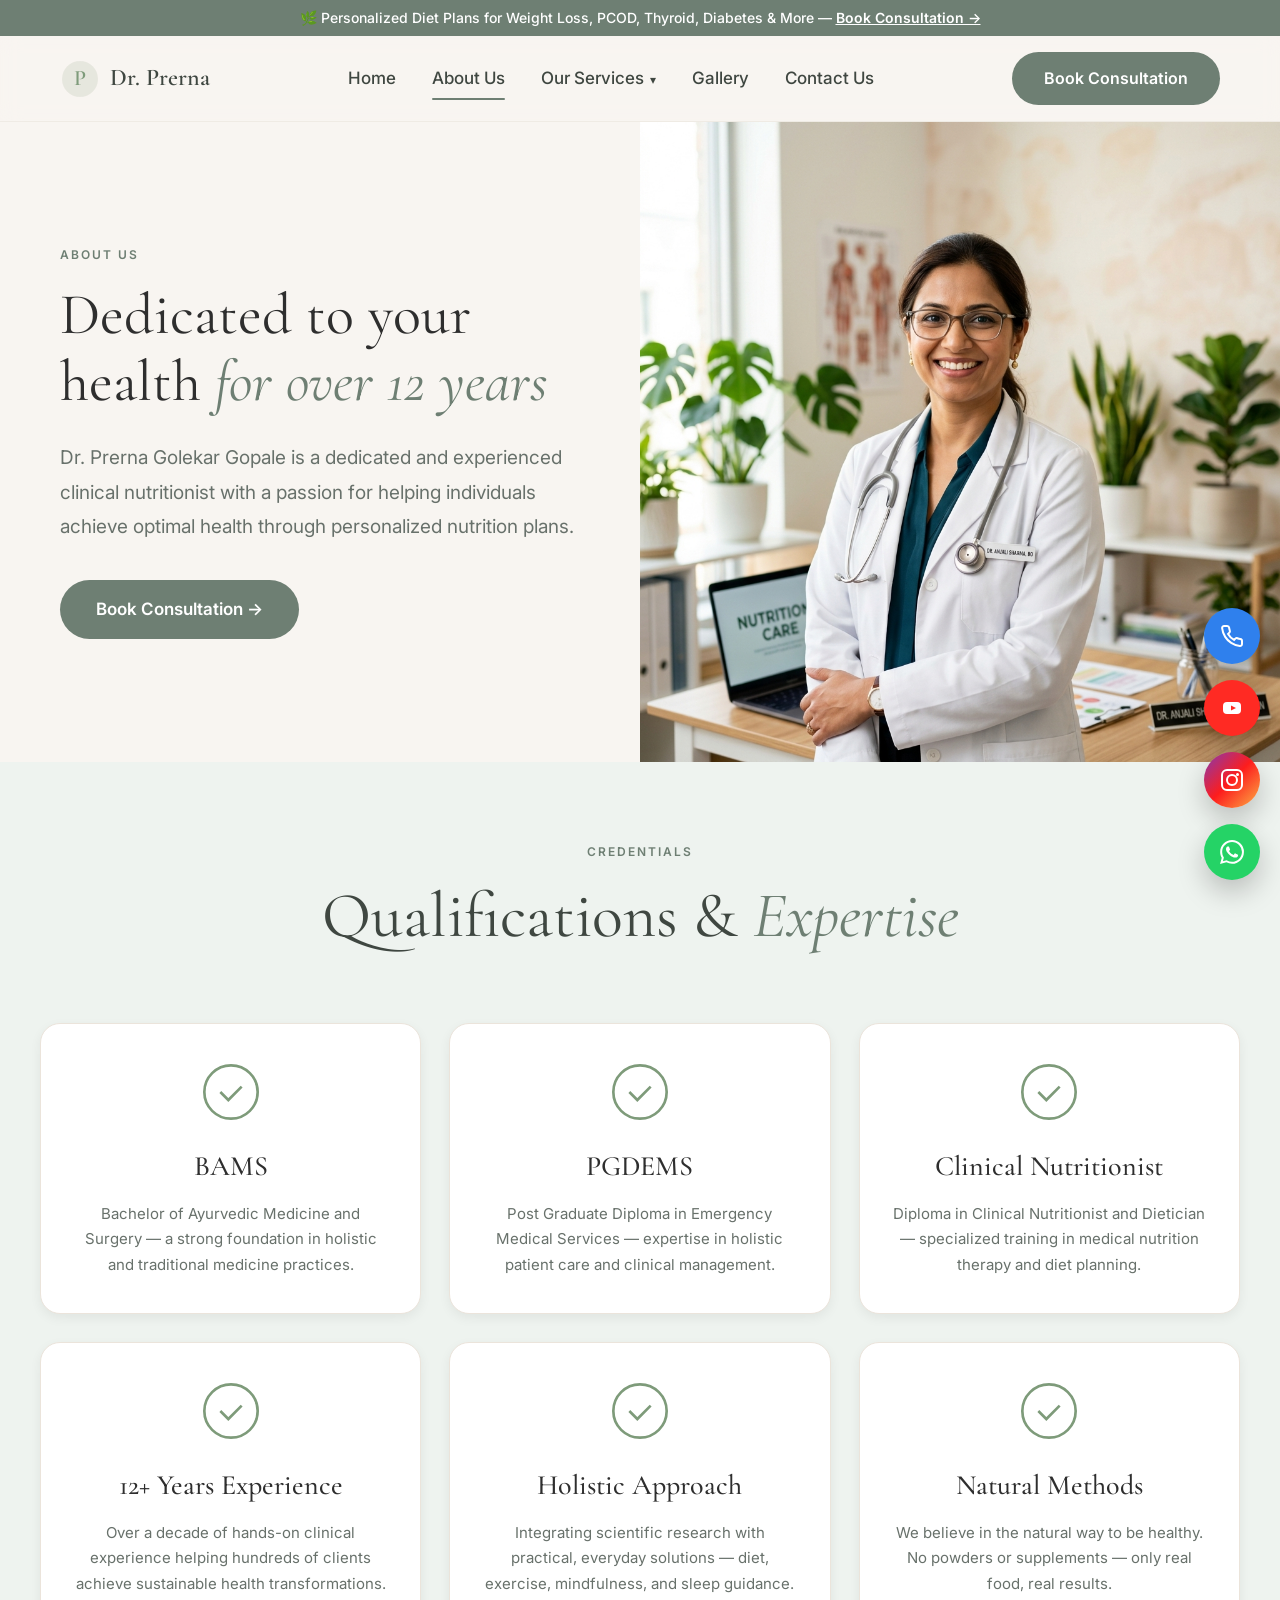
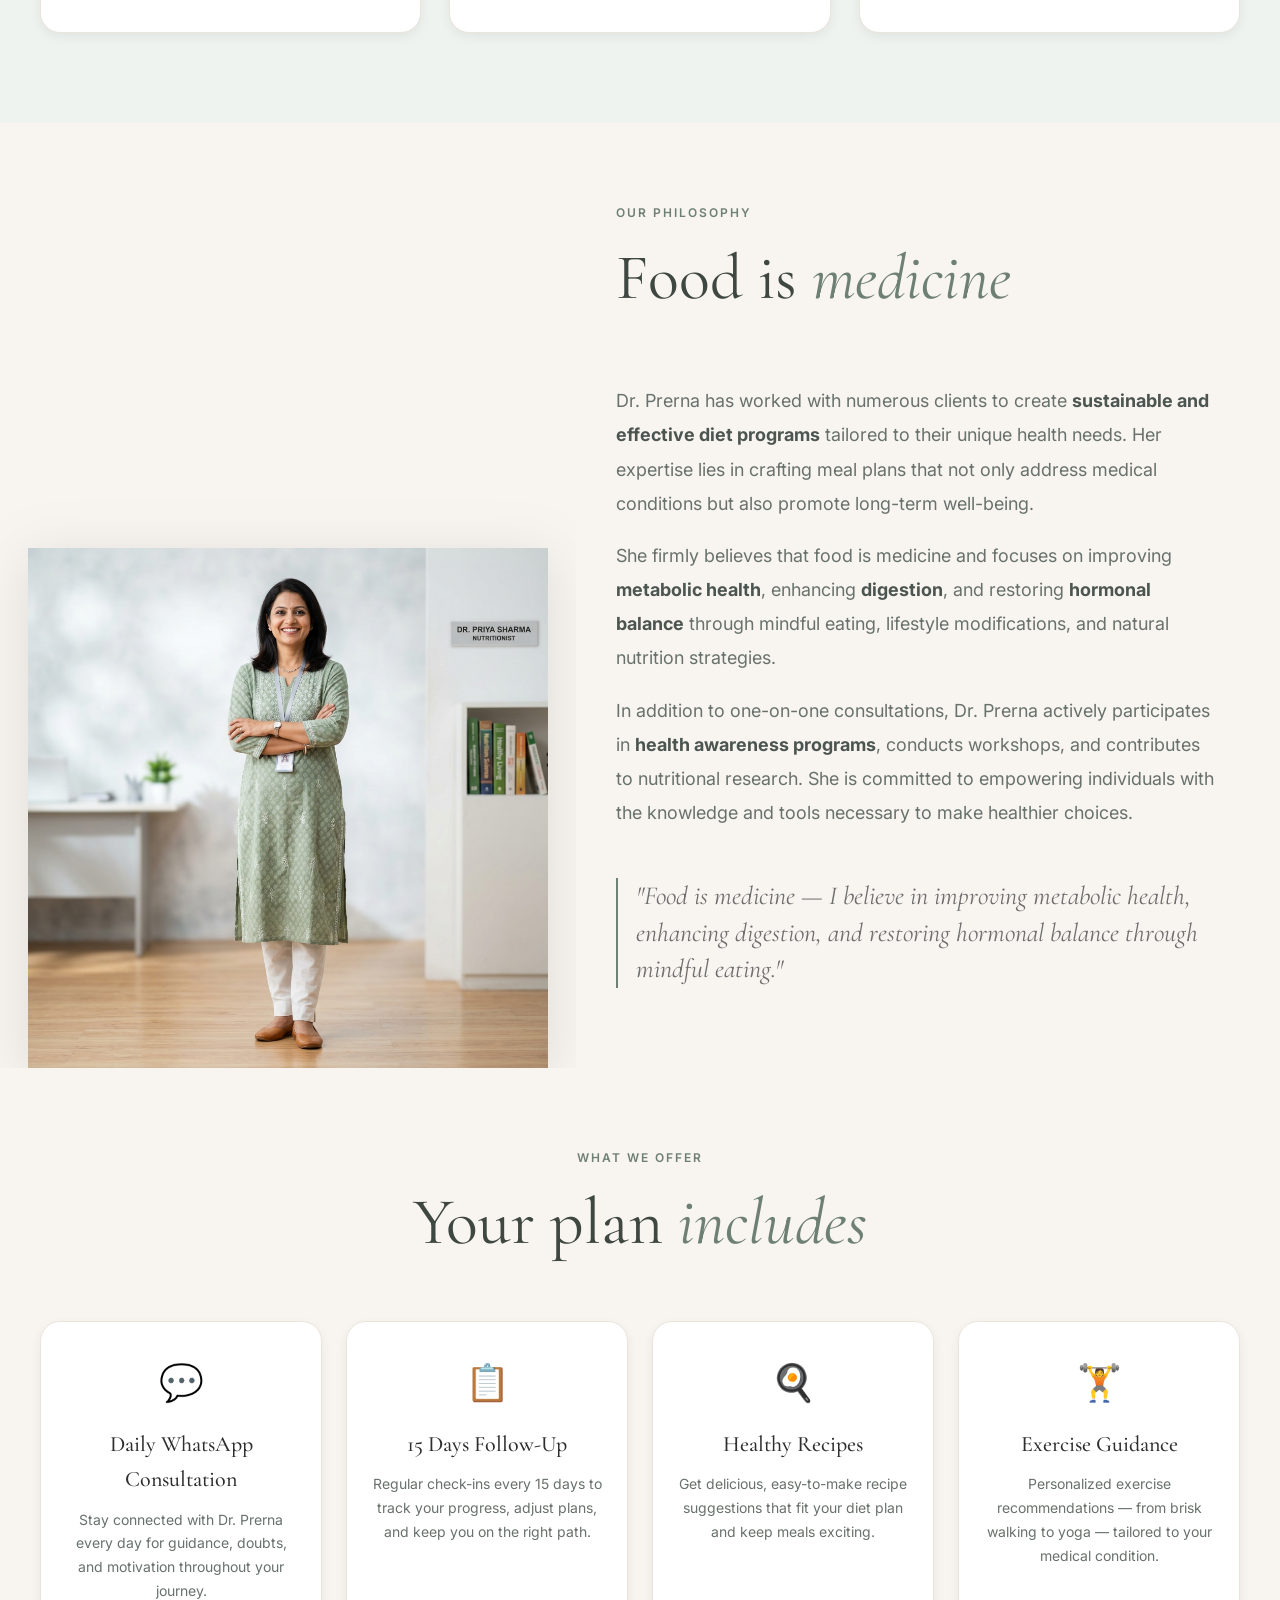
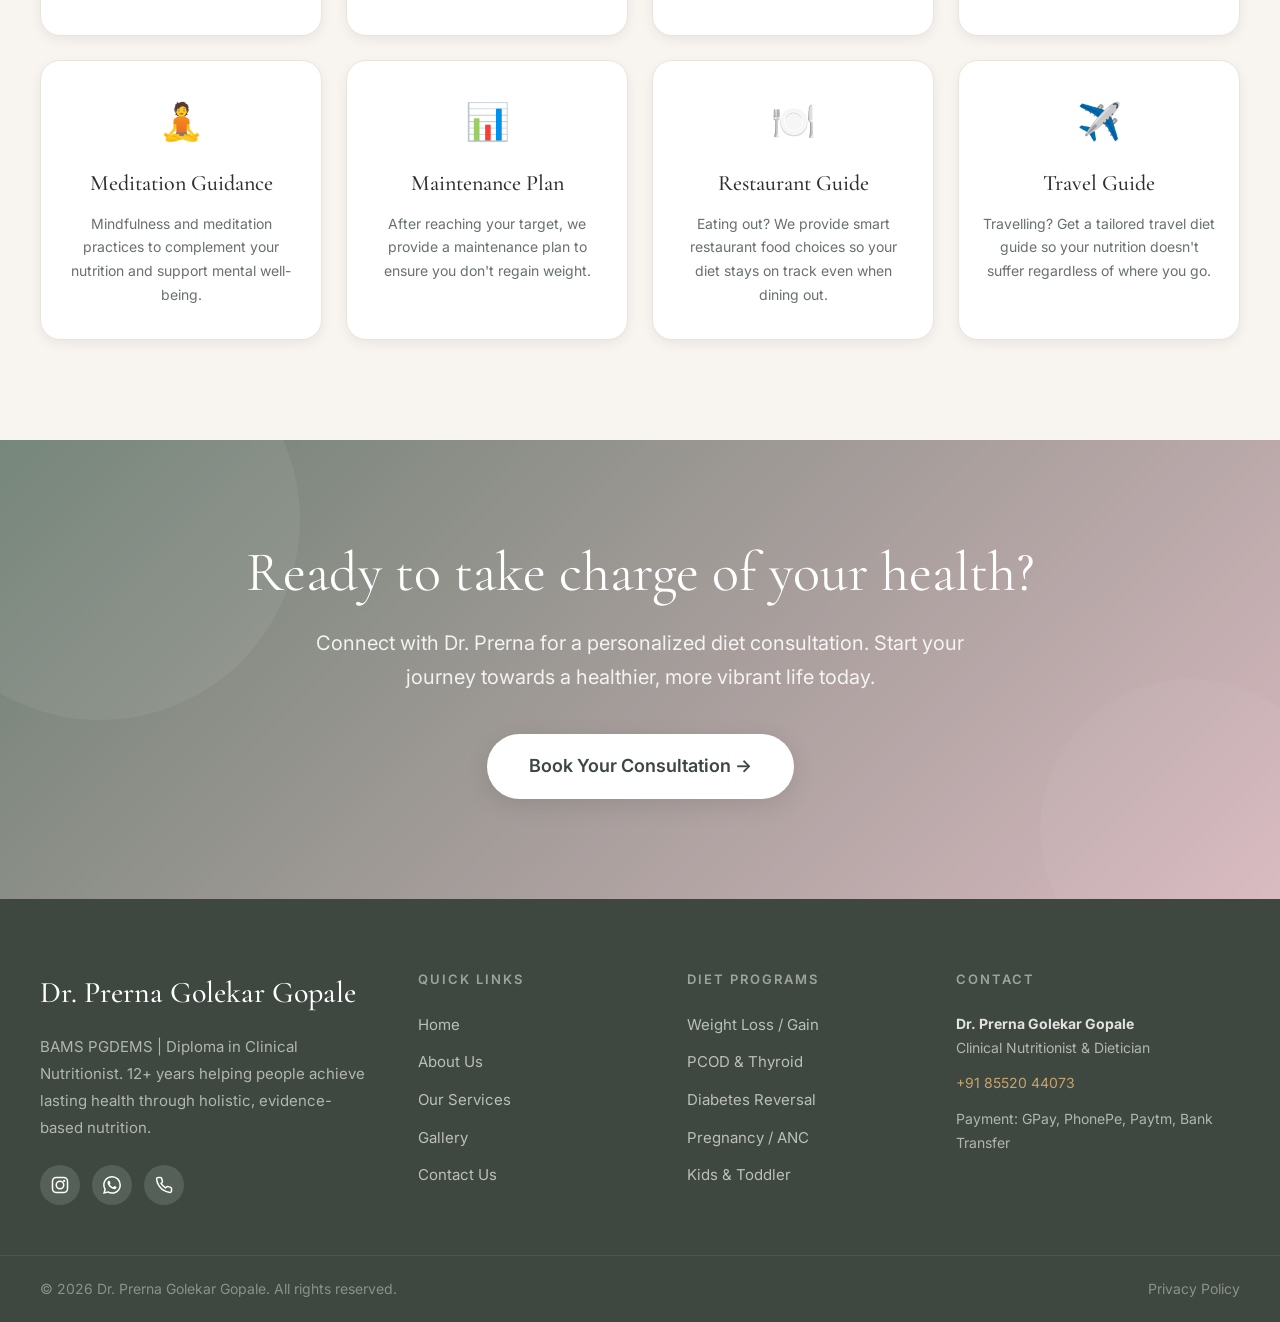
<file: about.html>
<!DOCTYPE html>
<html lang="en">
<head>
    <meta charset="UTF-8">
    <meta name="viewport" content="width=device-width, initial-scale=1.0">
    <title>About Us — Dr. Prerna Golekar Gopale | Clinical Nutritionist</title>
    <meta name="description" content="Learn about Dr. Prerna Golekar Gopale — BAMS PGDEMS, Diploma in Clinical Nutritionist with 12+ years of experience in personalized nutrition and holistic wellness.">
    <link rel="preconnect" href="https://fonts.googleapis.com">
    <link rel="preconnect" href="https://fonts.gstatic.com" crossorigin>
    <link href="https://fonts.googleapis.com/css2?family=Cormorant+Garamond:ital,wght@0,300;0,400;0,500;0,600;0,700;1,300;1,400;1,500;1,600;1,700&family=Inter:wght@300;400;500;600;700&display=swap" rel="stylesheet">
    <link rel="stylesheet" href="styles.css?v=20260423-4">
</head>
<body>

<!-- ======================== HEADER ======================== -->
<div class="announcement-bar" id="announcement-bar">
    <p>🌿 Personalized Diet Plans for Weight Loss, PCOD, Thyroid, Diabetes & More — <a href="contact.html">Book Consultation →</a></p>
</div>

<header class="main-navbar" id="main-navbar">
    <div class="navbar-inner">
        <div class="nav-left">
            <a href="index.html" class="nav-logo">
                <svg class="logo-icon" viewBox="0 0 40 40" width="40" height="40">
                    <circle cx="20" cy="20" r="18" fill="#7E9B7A" opacity="0.15"/>
                    <text x="20" y="26" text-anchor="middle" fill="#7E9B7A" font-family="Cormorant Garamond, serif" font-size="22" font-weight="600">P</text>
                </svg>
                <span class="logo-text">Dr. Prerna</span>
            </a>
        </div>
        <nav class="nav-center" id="nav-center">
            <a href="index.html" class="nav-link">Home</a>
            <a href="about.html" class="nav-link active">About Us</a>
            <div class="nav-dropdown">
                <a href="services.html" class="nav-link">Our Services <span class="dropdown-arrow">▾</span></a>
                <div class="dropdown-menu">
                    <a href="services.html#weight-loss">Weight Loss Program</a>
                    <a href="services.html#pcod-thyroid">PCOD / Thyroid Diet</a>
                    <a href="services.html#diabetes">Diabetes Reversal</a>
                    <a href="services.html#pregnancy">Pregnancy / ANC Plans</a>
                    <a href="services.html#kids">Kids & Toddler Diet</a>
                </div>
            </div>
            <a href="gallery.html" class="nav-link">Gallery</a>
            <a href="contact.html" class="nav-link">Contact Us</a>
        </nav>
        <div class="nav-right">
            <a href="contact.html" class="nav-cta">Book Consultation</a>
        </div>
        <button class="hamburger" id="hamburger" aria-label="Toggle navigation">
            <span></span>
            <span></span>
            <span></span>
        </button>
    </div>
    <div class="mobile-menu" id="mobile-menu">
        <a href="index.html" class="mobile-link">Home</a>
        <a href="about.html" class="mobile-link">About Us</a>
        <a href="services.html" class="mobile-link">Our Services</a>
        <a href="gallery.html" class="mobile-link">Gallery</a>
        <a href="contact.html" class="mobile-link">Contact Us</a>
        <a href="contact.html" class="nav-cta mobile-cta">Book Consultation</a>
    </div>
</header>


<!-- ======================== PAGE HERO ======================== -->
<section class="page-hero" id="page-hero">
    <div class="page-hero-inner">
        <div class="page-hero-content">
            <span class="eyebrow">ABOUT US</span>
            <h1 class="page-hero-heading">Dedicated to your health <span class="green italic">for over 12 years</span></h1>
            <p class="page-hero-desc">Dr. Prerna Golekar Gopale is a dedicated and experienced clinical nutritionist with a passion for helping individuals achieve optimal health through personalized nutrition plans.</p>
            <a href="contact.html" class="btn-sage">Book Consultation →</a>
        </div>
        <div class="page-hero-image">
            <img src="images/about-hero.png" alt="Dr. Prerna Golekar Gopale — Clinical Nutritionist" loading="lazy">
        </div>
    </div>
</section>


<!-- ======================== QUALIFICATIONS ======================== -->
<section class="about-qualifications" id="qualifications">
    <div class="container">
        <span class="eyebrow center">CREDENTIALS</span>
        <h2 class="section-heading-lg center">Qualifications & <span class="green italic">Expertise</span></h2>
        
        <div class="qual-grid">
            <div class="qual-card">
                <div class="qual-icon">
                    <svg viewBox="0 0 48 48" fill="none" stroke="#7E9B7A" stroke-width="2"><circle cx="24" cy="24" r="20"/><path d="M16 24l6 6 10-10"/></svg>
                </div>
                <h3>BAMS</h3>
                <p>Bachelor of Ayurvedic Medicine and Surgery — a strong foundation in holistic and traditional medicine practices.</p>
            </div>
            <div class="qual-card">
                <div class="qual-icon">
                    <svg viewBox="0 0 48 48" fill="none" stroke="#7E9B7A" stroke-width="2"><circle cx="24" cy="24" r="20"/><path d="M16 24l6 6 10-10"/></svg>
                </div>
                <h3>PGDEMS</h3>
                <p>Post Graduate Diploma in Emergency Medical Services — expertise in holistic patient care and clinical management.</p>
            </div>
            <div class="qual-card">
                <div class="qual-icon">
                    <svg viewBox="0 0 48 48" fill="none" stroke="#7E9B7A" stroke-width="2"><circle cx="24" cy="24" r="20"/><path d="M16 24l6 6 10-10"/></svg>
                </div>
                <h3>Clinical Nutritionist</h3>
                <p>Diploma in Clinical Nutritionist and Dietician — specialized training in medical nutrition therapy and diet planning.</p>
            </div>
            <div class="qual-card">
                <div class="qual-icon">
                    <svg viewBox="0 0 48 48" fill="none" stroke="#7E9B7A" stroke-width="2"><circle cx="24" cy="24" r="20"/><path d="M16 24l6 6 10-10"/></svg>
                </div>
                <h3>12+ Years Experience</h3>
                <p>Over a decade of hands-on clinical experience helping hundreds of clients achieve sustainable health transformations.</p>
            </div>
            <div class="qual-card">
                <div class="qual-icon">
                    <svg viewBox="0 0 48 48" fill="none" stroke="#7E9B7A" stroke-width="2"><circle cx="24" cy="24" r="20"/><path d="M16 24l6 6 10-10"/></svg>
                </div>
                <h3>Holistic Approach</h3>
                <p>Integrating scientific research with practical, everyday solutions — diet, exercise, mindfulness, and sleep guidance.</p>
            </div>
            <div class="qual-card">
                <div class="qual-icon">
                    <svg viewBox="0 0 48 48" fill="none" stroke="#7E9B7A" stroke-width="2"><circle cx="24" cy="24" r="20"/><path d="M16 24l6 6 10-10"/></svg>
                </div>
                <h3>Natural Methods</h3>
                <p>We believe in the natural way to be healthy. No powders or supplements — only real food, real results.</p>
            </div>
        </div>
    </div>
</section>


<!-- ======================== DR. PRERNA'S STORY ======================== -->
<section class="about-story" id="story">
    <div class="about-story-grid">
        <div class="about-story-image">
            <img src="images/founder.png" alt="Dr. Prerna Golekar Gopale" loading="lazy">
        </div>
        <div class="about-story-content">
            <span class="eyebrow">OUR PHILOSOPHY</span>
            <h2 class="section-heading-lg">Food is <span class="green italic">medicine</span></h2>
            <p class="founder-para">
                Dr. Prerna has worked with numerous clients to create <strong>sustainable and effective diet programs</strong> tailored to their unique health needs. Her expertise lies in crafting meal plans that not only address medical conditions but also promote long-term well-being.
            </p>
            <p class="founder-para">
                She firmly believes that food is medicine and focuses on improving <strong>metabolic health</strong>, enhancing <strong>digestion</strong>, and restoring <strong>hormonal balance</strong> through mindful eating, lifestyle modifications, and natural nutrition strategies.
            </p>
            <p class="founder-para">
                In addition to one-on-one consultations, Dr. Prerna actively participates in <strong>health awareness programs</strong>, conducts workshops, and contributes to nutritional research. She is committed to empowering individuals with the knowledge and tools necessary to make healthier choices.
            </p>
            <blockquote class="founder-quote">
                "Food is medicine — I believe in improving metabolic health, enhancing digestion, and restoring hormonal balance through mindful eating."
            </blockquote>
        </div>
    </div>
</section>


<!-- ======================== WHAT WE OFFER ======================== -->
<section class="about-offers" id="offers">
    <div class="container">
        <span class="eyebrow center">WHAT WE OFFER</span>
        <h2 class="section-heading-xl center">Your plan <span class="green italic">includes</span></h2>

        <div class="offers-grid">
            <div class="offer-card">
                <div class="offer-icon">💬</div>
                <h4>Daily WhatsApp Consultation</h4>
                <p>Stay connected with Dr. Prerna every day for guidance, doubts, and motivation throughout your journey.</p>
            </div>
            <div class="offer-card">
                <div class="offer-icon">📋</div>
                <h4>15 Days Follow-Up</h4>
                <p>Regular check-ins every 15 days to track your progress, adjust plans, and keep you on the right path.</p>
            </div>
            <div class="offer-card">
                <div class="offer-icon">🍳</div>
                <h4>Healthy Recipes</h4>
                <p>Get delicious, easy-to-make recipe suggestions that fit your diet plan and keep meals exciting.</p>
            </div>
            <div class="offer-card">
                <div class="offer-icon">🏋️</div>
                <h4>Exercise Guidance</h4>
                <p>Personalized exercise recommendations — from brisk walking to yoga — tailored to your medical condition.</p>
            </div>
            <div class="offer-card">
                <div class="offer-icon">🧘</div>
                <h4>Meditation Guidance</h4>
                <p>Mindfulness and meditation practices to complement your nutrition and support mental well-being.</p>
            </div>
            <div class="offer-card">
                <div class="offer-icon">📊</div>
                <h4>Maintenance Plan</h4>
                <p>After reaching your target, we provide a maintenance plan to ensure you don't regain weight.</p>
            </div>
            <div class="offer-card">
                <div class="offer-icon">🍽️</div>
                <h4>Restaurant Guide</h4>
                <p>Eating out? We provide smart restaurant food choices so your diet stays on track even when dining out.</p>
            </div>
            <div class="offer-card">
                <div class="offer-icon">✈️</div>
                <h4>Travel Guide</h4>
                <p>Travelling? Get a tailored travel diet guide so your nutrition doesn't suffer regardless of where you go.</p>
            </div>
        </div>
    </div>
</section>


<!-- ======================== CTA SECTION ======================== -->
<section class="cta-section" id="cta">
    <div class="cta-bg-shape cta-shape-1"></div>
    <div class="cta-bg-shape cta-shape-2"></div>
    <div class="container cta-inner">
        <h2 class="cta-heading">Ready to take charge of your health?</h2>
        <p class="cta-sub">Connect with Dr. Prerna for a personalized diet consultation. Start your journey towards a healthier, more vibrant life today.</p>
        <a href="contact.html" class="cta-btn">Book Your Consultation →</a>
    </div>
</section>


<!-- ======================== FOOTER ======================== -->
<footer class="site-footer" id="footer">
    <div class="container footer-grid">
        <div class="footer-col footer-brand">
            <h3 class="footer-brand-name">Dr. Prerna Golekar Gopale</h3>
            <p class="footer-brand-desc">BAMS PGDEMS | Diploma in Clinical Nutritionist. 12+ years helping people achieve lasting health through holistic, evidence-based nutrition.</p>
            <div class="footer-socials">
                <a href="https://www.instagram.com/" target="_blank" class="social-circle" aria-label="Instagram">
                    <svg viewBox="0 0 24 24" width="18" height="18" fill="white"><rect x="2" y="2" width="20" height="20" rx="5" fill="none" stroke="white" stroke-width="2"/><circle cx="12" cy="12" r="5" fill="none" stroke="white" stroke-width="2"/><circle cx="17.5" cy="6.5" r="1.5" fill="white"/></svg>
                </a>
                <a href="https://wa.me/918552044073" target="_blank" class="social-circle" aria-label="WhatsApp">
                    <svg viewBox="0 0 24 24" width="18" height="18" fill="white"><path d="M17.472 14.382c-.297-.149-1.758-.867-2.03-.967-.273-.099-.471-.148-.67.15-.197.297-.767.966-.94 1.164-.173.199-.347.223-.644.075-.297-.15-1.255-.463-2.39-1.475-.883-.788-1.48-1.761-1.653-2.059-.173-.297-.018-.458.13-.606.134-.133.298-.347.446-.52.149-.174.198-.298.298-.497.099-.198.05-.371-.025-.52-.075-.149-.669-1.612-.916-2.207-.242-.579-.487-.5-.669-.51-.173-.008-.371-.01-.57-.01-.198 0-.52.074-.792.372-.272.297-1.04 1.016-1.04 2.479 0 1.462 1.065 2.875 1.213 3.074.149.198 2.096 3.2 5.077 4.487.709.306 1.262.489 1.694.625.712.227 1.36.195 1.871.118.571-.085 1.758-.719 2.006-1.413.248-.694.248-1.289.173-1.413-.074-.124-.272-.198-.57-.347m-5.421 7.403h-.004a9.87 9.87 0 01-5.031-1.378l-.361-.214-3.741.982.998-3.648-.235-.374a9.86 9.86 0 01-1.51-5.26c.001-5.45 4.436-9.884 9.888-9.884 2.64 0 5.122 1.03 6.988 2.898a9.825 9.825 0 012.893 6.994c-.003 5.45-4.437 9.884-9.885 9.884m8.413-18.297A11.815 11.815 0 0012.05 0C5.495 0 .16 5.335.157 11.892c0 2.096.547 4.142 1.588 5.945L.057 24l6.305-1.654a11.882 11.882 0 005.683 1.448h.005c6.554 0 11.89-5.335 11.893-11.893a11.821 11.821 0 00-3.48-8.413z"/></svg>
                </a>
                <a href="tel:+918552044073" class="social-circle" aria-label="Call">
                    <svg viewBox="0 0 24 24" width="18" height="18" fill="none" stroke="white" stroke-width="2"><path d="M22 16.92v3a2 2 0 01-2.18 2 19.79 19.79 0 01-8.63-3.07 19.5 19.5 0 01-6-6 19.79 19.79 0 01-3.07-8.67A2 2 0 014.11 2h3a2 2 0 012 1.72c.12.96.36 1.9.7 2.81a2 2 0 01-.45 2.11L8.09 9.91a16 16 0 006 6l1.27-1.27a2 2 0 012.11-.45c.91.34 1.85.58 2.81.7A2 2 0 0122 16.92z"/></svg>
                </a>
            </div>
        </div>
        <div class="footer-col">
            <h4 class="footer-col-title">QUICK LINKS</h4>
            <ul class="footer-links">
                <li><a href="index.html">Home</a></li>
                <li><a href="about.html">About Us</a></li>
                <li><a href="services.html">Our Services</a></li>
                <li><a href="gallery.html">Gallery</a></li>
                <li><a href="contact.html">Contact Us</a></li>
            </ul>
        </div>
        <div class="footer-col">
            <h4 class="footer-col-title">DIET PROGRAMS</h4>
            <ul class="footer-links">
                <li><a href="services.html#weight-loss">Weight Loss / Gain</a></li>
                <li><a href="services.html#pcod-thyroid">PCOD & Thyroid</a></li>
                <li><a href="services.html#diabetes">Diabetes Reversal</a></li>
                <li><a href="services.html#pregnancy">Pregnancy / ANC</a></li>
                <li><a href="services.html#kids">Kids & Toddler</a></li>
            </ul>
        </div>
        <div class="footer-col">
            <h4 class="footer-col-title">CONTACT</h4>
            <div class="footer-contact">
                <p><strong>Dr. Prerna Golekar Gopale</strong><br>Clinical Nutritionist & Dietician</p>
                <p><a href="tel:+918552044073">+91 85520 44073</a></p>
                <p>Payment: GPay, PhonePe, Paytm, Bank Transfer</p>
            </div>
        </div>
    </div>
    <div class="footer-bottom">
        <div class="container footer-bottom-inner">
            <span>&copy; 2026 Dr. Prerna Golekar Gopale. All rights reserved.</span>
            <a href="#">Privacy Policy</a>
        </div>
    </div>
</footer>

<div class="floating-contact-buttons" id="floating-contact-buttons">
    <a href="tel:+918857066841" class="fab-btn fab-call" aria-label="Call">
        <svg viewBox="0 0 24 24" width="24" height="24" fill="none" stroke="currentColor" stroke-width="2"><path d="M22 16.92v3a2 2 0 01-2.18 2 19.79 19.79 0 01-8.63-3.07 19.5 19.5 0 01-6-6 19.79 19.79 0 01-3.07-8.67A2 2 0 014.11 2h3a2 2 0 012 1.72c.12.96.36 1.9.7 2.81a2 2 0 01-.45 2.11L8.09 9.91a16 16 0 006 6l1.27-1.27a2 2 0 012.11-.45c.91.34 1.85.58 2.81.7A2 2 0 0122 16.92z"/></svg>
    </a>
    <a href="https://www.youtube.com/" target="_blank" class="fab-btn fab-youtube" aria-label="YouTube">
        <svg viewBox="0 0 24 24" width="24" height="24" fill="none" aria-hidden="true"><rect x="3" y="6" width="18" height="12" rx="4" fill="#fff"/><path d="M11 9.6L16 12L11 14.4V9.6z" fill="#FF2A23"/></svg>
    </a>
    <a href="https://www.instagram.com/" target="_blank" class="fab-btn fab-instagram" aria-label="Instagram">
        <svg viewBox="0 0 24 24" width="24" height="24" fill="none" stroke="currentColor" stroke-width="2"><rect x="2" y="2" width="20" height="20" rx="5"/><circle cx="12" cy="12" r="5"/><circle cx="17.5" cy="6.5" r="1.5" fill="currentColor" stroke="none"/></svg>
    </a>
    <a href="https://wa.me/918857066841" target="_blank" class="fab-btn fab-whatsapp" aria-label="WhatsApp">
        <svg viewBox="0 0 24 24" width="24" height="24" fill="currentColor"><path d="M17.472 14.382c-.297-.149-1.758-.867-2.03-.967-.273-.099-.471-.148-.67.15-.197.297-.767.966-.94 1.164-.173.199-.347.223-.644.075-.297-.15-1.255-.463-2.39-1.475-.883-.788-1.48-1.761-1.653-2.059-.173-.297-.018-.458.13-.606.134-.133.298-.347.446-.52.149-.174.198-.298.298-.497.099-.198.05-.371-.025-.52-.075-.149-.669-1.612-.916-2.207-.242-.579-.487-.5-.669-.51-.173-.008-.371-.01-.57-.01-.198 0-.52.074-.792.372-.272.297-1.04 1.016-1.04 2.479 0 1.462 1.065 2.875 1.213 3.074.149.198 2.096 3.2 5.077 4.487.709.306 1.262.489 1.694.625.712.227 1.36.195 1.871.118.571-.085 1.758-.719 2.006-1.413.248-.694.248-1.289.173-1.413-.074-.124-.272-.198-.57-.347m-5.421 7.403h-.004a9.87 9.87 0 01-5.031-1.378l-.361-.214-3.741.982.998-3.648-.235-.374a9.86 9.86 0 01-1.51-5.26c.001-5.45 4.436-9.884 9.888-9.884 2.64 0 5.122 1.03 6.988 2.898a9.825 9.825 0 012.893 6.994c-.003 5.45-4.437 9.884-9.885 9.884m8.413-18.297A11.815 11.815 0 0012.05 0C5.495 0 .16 5.335.157 11.892c0 2.096.547 4.142 1.588 5.945L.057 24l6.305-1.654a11.882 11.882 0 005.683 1.448h.005c6.554 0 11.89-5.335 11.893-11.893a11.821 11.821 0 00-3.48-8.413z"/></svg>
    </a>
</div>

<script src="script.js?v=20260423-4"></script>
</body>
</html>
</file>
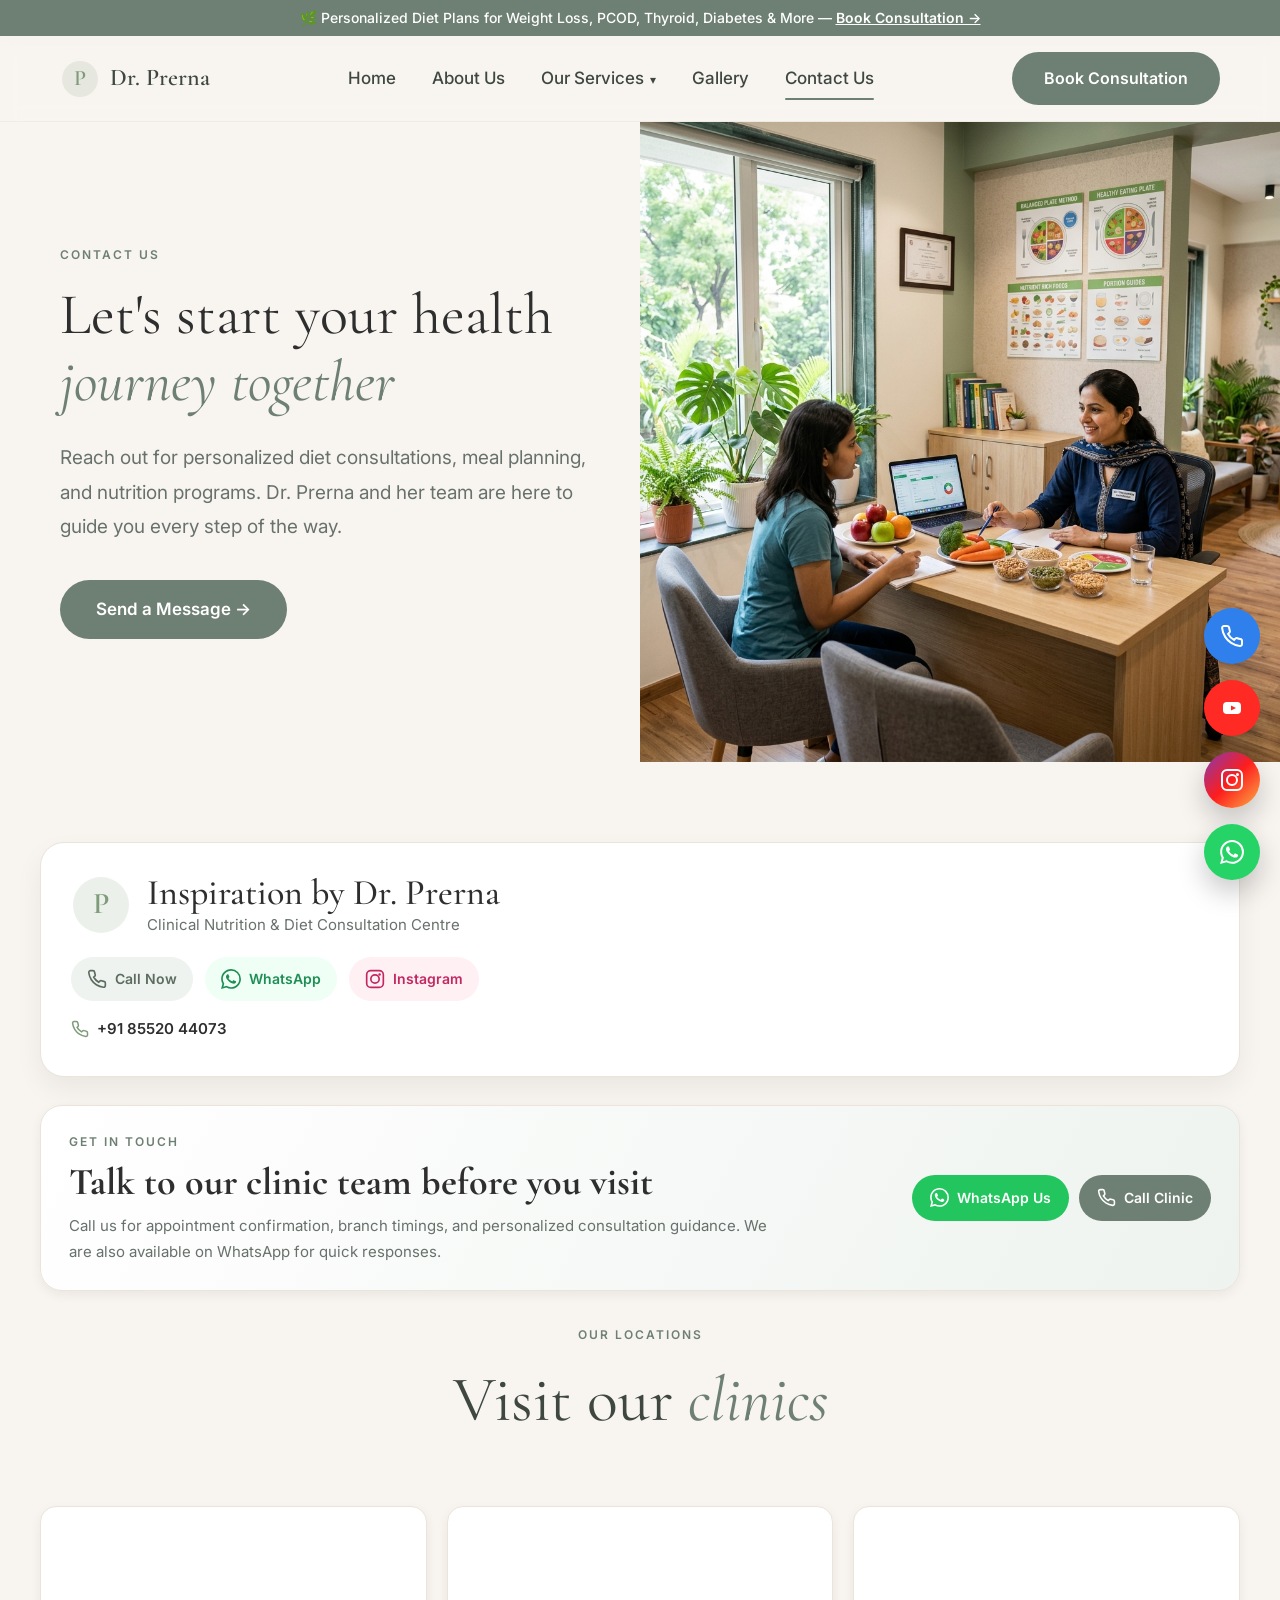
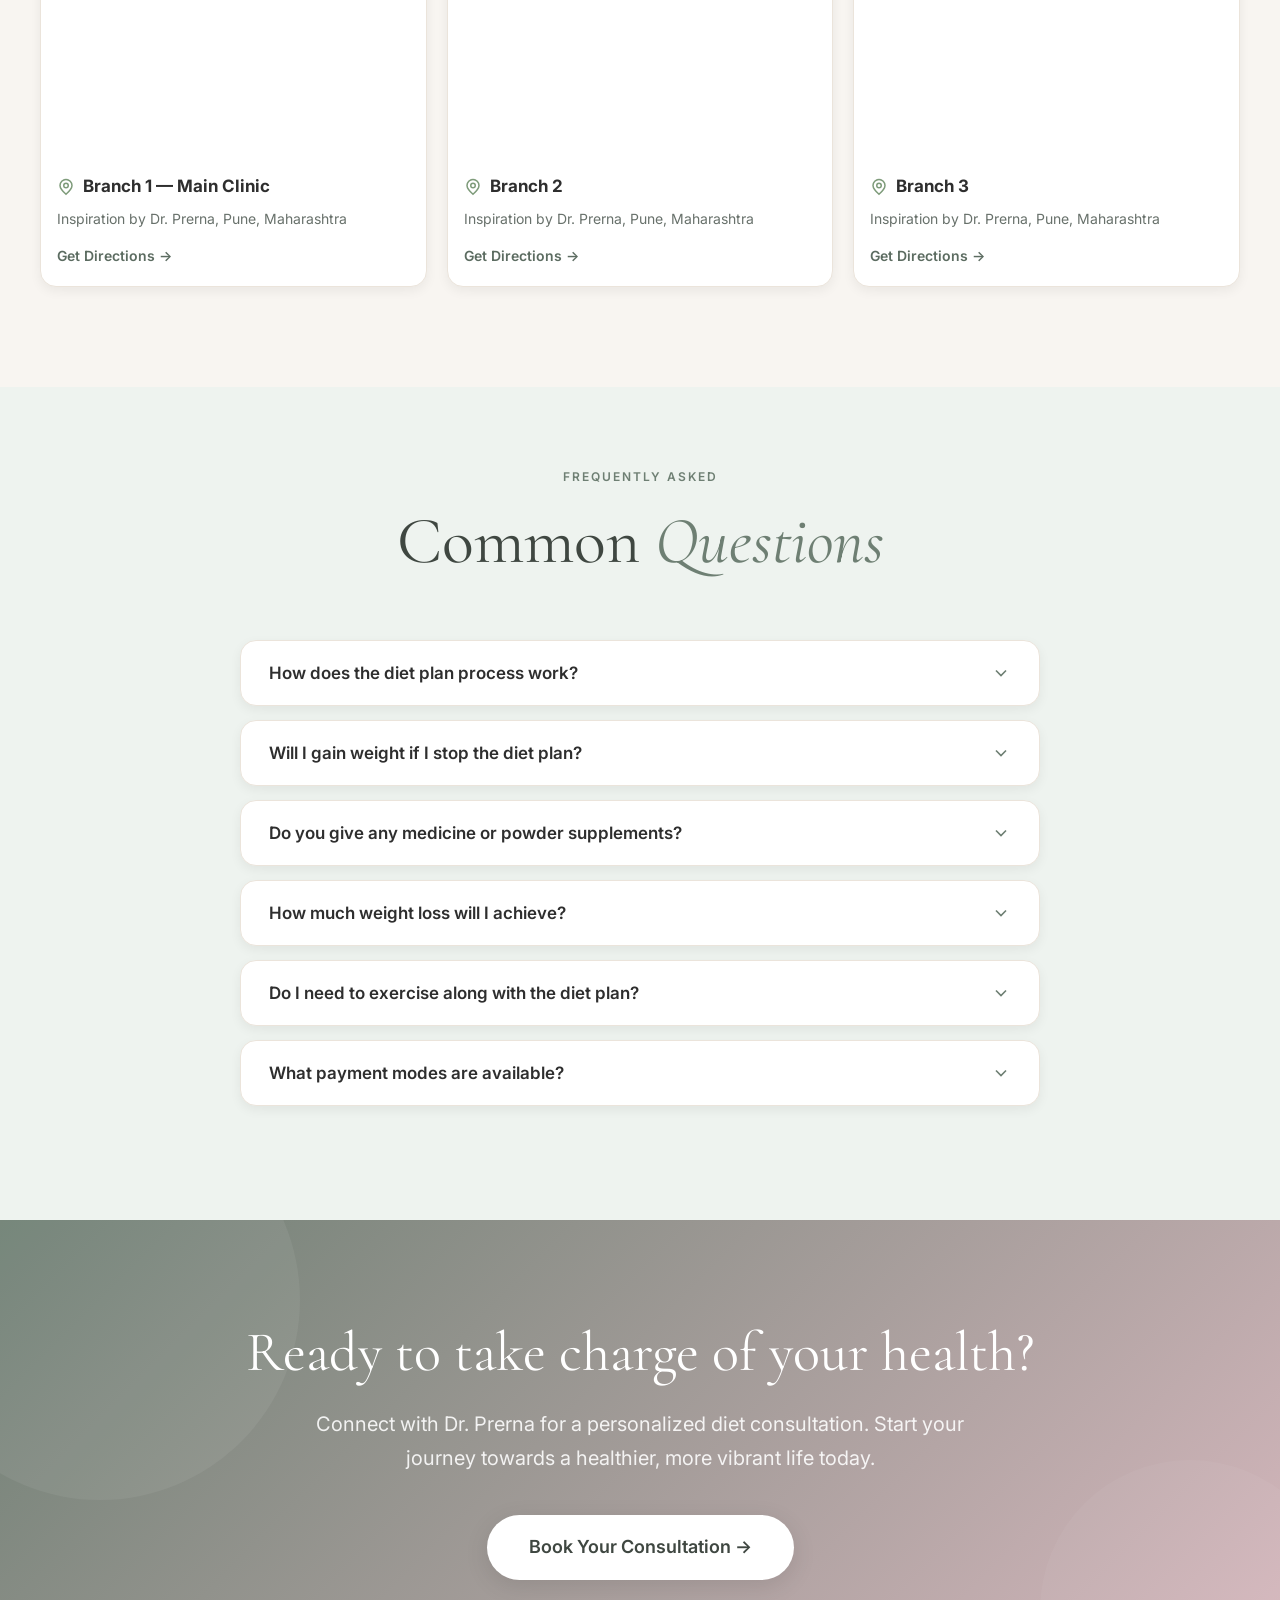
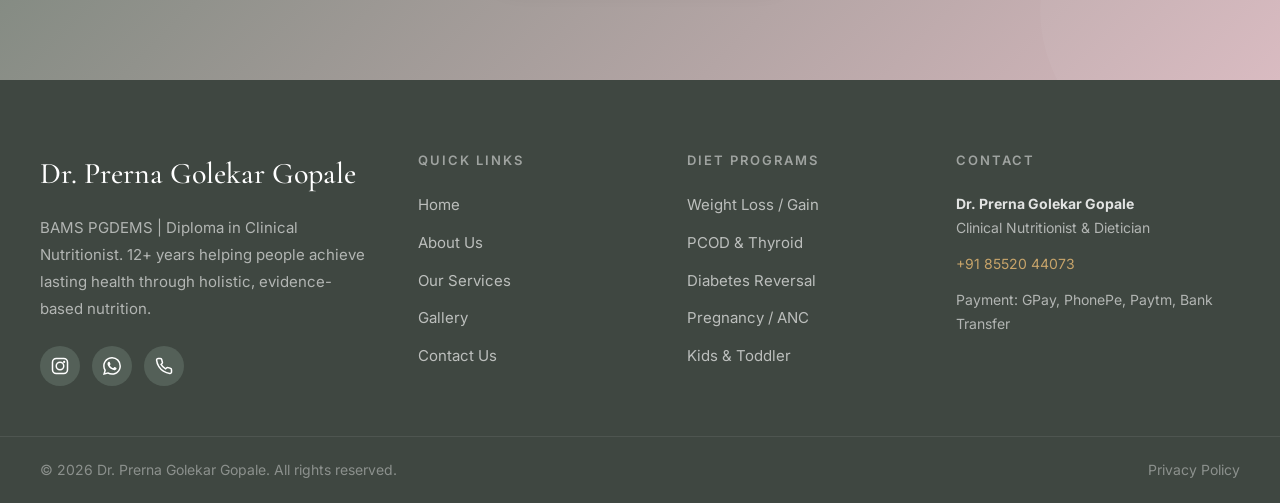
<file: contact.html>
<!DOCTYPE html>
<html lang="en">
<head>
    <meta charset="UTF-8">
    <meta name="viewport" content="width=device-width, initial-scale=1.0">
    <title>Contact Us — Dr. Prerna Golekar Gopale | Clinical Nutritionist</title>
    <meta name="description" content="Get in touch with Dr. Prerna Golekar Gopale for personalized diet plans, consultations, and nutrition guidance. Book your consultation today.">
    <link rel="preconnect" href="https://fonts.googleapis.com">
    <link rel="preconnect" href="https://fonts.gstatic.com" crossorigin>
    <link href="https://fonts.googleapis.com/css2?family=Cormorant+Garamond:ital,wght@0,300;0,400;0,500;0,600;0,700;1,300;1,400;1,500;1,600;1,700&family=Inter:wght@300;400;500;600;700&display=swap" rel="stylesheet">
    <link rel="stylesheet" href="styles.css?v=20260423-4">
</head>
<body>

<!-- ======================== HEADER ======================== -->
<div class="announcement-bar" id="announcement-bar">
    <p>🌿 Personalized Diet Plans for Weight Loss, PCOD, Thyroid, Diabetes & More — <a href="contact.html">Book Consultation →</a></p>
</div>

<header class="main-navbar" id="main-navbar">
    <div class="navbar-inner">
        <div class="nav-left">
            <a href="index.html" class="nav-logo">
                <svg class="logo-icon" viewBox="0 0 40 40" width="40" height="40">
                    <circle cx="20" cy="20" r="18" fill="#7E9B7A" opacity="0.15"/>
                    <text x="20" y="26" text-anchor="middle" fill="#7E9B7A" font-family="Cormorant Garamond, serif" font-size="22" font-weight="600">P</text>
                </svg>
                <span class="logo-text">Dr. Prerna</span>
            </a>
        </div>
        <nav class="nav-center" id="nav-center">
            <a href="index.html" class="nav-link">Home</a>
            <a href="about.html" class="nav-link">About Us</a>
            <div class="nav-dropdown">
                <a href="services.html" class="nav-link">Our Services <span class="dropdown-arrow">▾</span></a>
                <div class="dropdown-menu">
                    <a href="services.html#weight-loss">Weight Loss Program</a>
                    <a href="services.html#pcod-thyroid">PCOD / Thyroid Diet</a>
                    <a href="services.html#diabetes">Diabetes Reversal</a>
                    <a href="services.html#pregnancy">Pregnancy / ANC Plans</a>
                    <a href="services.html#kids">Kids & Toddler Diet</a>
                </div>
            </div>
            <a href="gallery.html" class="nav-link">Gallery</a>
            <a href="contact.html" class="nav-link active">Contact Us</a>
        </nav>
        <div class="nav-right">
            <a href="contact.html" class="nav-cta">Book Consultation</a>
        </div>
        <button class="hamburger" id="hamburger" aria-label="Toggle navigation">
            <span></span>
            <span></span>
            <span></span>
        </button>
    </div>
    <div class="mobile-menu" id="mobile-menu">
        <a href="index.html" class="mobile-link">Home</a>
        <a href="about.html" class="mobile-link">About Us</a>
        <a href="services.html" class="mobile-link">Our Services</a>
        <a href="gallery.html" class="mobile-link">Gallery</a>
        <a href="contact.html" class="mobile-link">Contact Us</a>
        <a href="contact.html" class="nav-cta mobile-cta">Book Consultation</a>
    </div>
</header>


<!-- ======================== PAGE HERO ======================== -->
<section class="page-hero" id="page-hero">
    <div class="page-hero-inner">
        <div class="page-hero-content">
            <span class="eyebrow">CONTACT US</span>
            <h1 class="page-hero-heading">Let's start your health <span class="green italic">journey together</span></h1>
            <p class="page-hero-desc">Reach out for personalized diet consultations, meal planning, and nutrition programs. Dr. Prerna and her team are here to guide you every step of the way.</p>
            <a href="#contact-form" class="btn-sage">Send a Message →</a>
        </div>
        <div class="page-hero-image">
            <img src="images/contact-hero.png" alt="Nutrition consultation with Dr. Prerna" loading="lazy">
        </div>
    </div>
</section>


<!-- ======================== CLINIC INFO + CONTACT ======================== -->
<section class="contact-section" id="contact">
    <div class="container">
        <!-- Clinic Header Card -->
        <div class="clinic-header-card">
            <div class="clinic-header-inner">
                <div class="clinic-brand">
                    <svg class="clinic-logo-icon" viewBox="0 0 60 60" width="60" height="60">
                        <circle cx="30" cy="30" r="28" fill="#7E9B7A" opacity="0.15"/>
                        <text x="30" y="38" text-anchor="middle" fill="#7E9B7A" font-family="Cormorant Garamond, serif" font-size="30" font-weight="600">P</text>
                    </svg>
                    <div>
                        <h2 class="clinic-name">Inspiration by Dr. Prerna</h2>
                        <p class="clinic-subtitle">Clinical Nutrition & Diet Consultation Centre</p>
                    </div>
                </div>
                <div class="clinic-contact-row">
                    <a href="tel:+918552044073" class="clinic-action-btn clinic-call-btn">
                        <svg viewBox="0 0 24 24" width="20" height="20" fill="none" stroke="currentColor" stroke-width="2"><path d="M22 16.92v3a2 2 0 01-2.18 2 19.79 19.79 0 01-8.63-3.07 19.5 19.5 0 01-6-6 19.79 19.79 0 01-3.07-8.67A2 2 0 014.11 2h3a2 2 0 012 1.72c.12.96.36 1.9.7 2.81a2 2 0 01-.45 2.11L8.09 9.91a16 16 0 006 6l1.27-1.27a2 2 0 012.11-.45c.91.34 1.85.58 2.81.7A2 2 0 0122 16.92z"/></svg>
                        <span>Call Now</span>
                    </a>
                    <a href="https://wa.me/918552044073" target="_blank" class="clinic-action-btn clinic-wa-btn">
                        <svg viewBox="0 0 24 24" width="20" height="20" fill="currentColor"><path d="M17.472 14.382c-.297-.149-1.758-.867-2.03-.967-.273-.099-.471-.148-.67.15-.197.297-.767.966-.94 1.164-.173.199-.347.223-.644.075-.297-.15-1.255-.463-2.39-1.475-.883-.788-1.48-1.761-1.653-2.059-.173-.297-.018-.458.13-.606.134-.133.298-.347.446-.52.149-.174.198-.298.298-.497.099-.198.05-.371-.025-.52-.075-.149-.669-1.612-.916-2.207-.242-.579-.487-.5-.669-.51-.173-.008-.371-.01-.57-.01-.198 0-.52.074-.792.372-.272.297-1.04 1.016-1.04 2.479 0 1.462 1.065 2.875 1.213 3.074.149.198 2.096 3.2 5.077 4.487.709.306 1.262.489 1.694.625.712.227 1.36.195 1.871.118.571-.085 1.758-.719 2.006-1.413.248-.694.248-1.289.173-1.413-.074-.124-.272-.198-.57-.347m-5.421 7.403h-.004a9.87 9.87 0 01-5.031-1.378l-.361-.214-3.741.982.998-3.648-.235-.374a9.86 9.86 0 01-1.51-5.26c.001-5.45 4.436-9.884 9.888-9.884 2.64 0 5.122 1.03 6.988 2.898a9.825 9.825 0 012.893 6.994c-.003 5.45-4.437 9.884-9.885 9.884m8.413-18.297A11.815 11.815 0 0012.05 0C5.495 0 .16 5.335.157 11.892c0 2.096.547 4.142 1.588 5.945L.057 24l6.305-1.654a11.882 11.882 0 005.683 1.448h.005c6.554 0 11.89-5.335 11.893-11.893a11.821 11.821 0 00-3.48-8.413z"/></svg>
                        <span>WhatsApp</span>
                    </a>
                    <a href="https://www.instagram.com/" target="_blank" class="clinic-action-btn clinic-ig-btn">
                        <svg viewBox="0 0 24 24" width="20" height="20" fill="none" stroke="currentColor" stroke-width="2"><rect x="2" y="2" width="20" height="20" rx="5"/><circle cx="12" cy="12" r="5"/><circle cx="17.5" cy="6.5" r="1.5" fill="currentColor" stroke="none"/></svg>
                        <span>Instagram</span>
                    </a>
                </div>
                <p class="clinic-phone-display">
                    <svg viewBox="0 0 24 24" width="18" height="18" fill="none" stroke="#7E9B7A" stroke-width="2"><path d="M22 16.92v3a2 2 0 01-2.18 2 19.79 19.79 0 01-8.63-3.07 19.5 19.5 0 01-6-6 19.79 19.79 0 01-3.07-8.67A2 2 0 014.11 2h3a2 2 0 012 1.72c.12.96.36 1.9.7 2.81a2 2 0 01-.45 2.11L8.09 9.91a16 16 0 006 6l1.27-1.27a2 2 0 012.11-.45c.91.34 1.85.58 2.81.7A2 2 0 0122 16.92z"/></svg>
                    <a href="tel:+918552044073">+91 85520 44073</a>
                </p>
            </div>
        </div>

        <div class="contact-info-strip">
            <div class="contact-info-copy">
                <span class="eyebrow">GET IN TOUCH</span>
                <h3>Talk to our clinic team before you visit</h3>
                <p>Call us for appointment confirmation, branch timings, and personalized consultation guidance. We are also available on WhatsApp for quick responses.</p>
            </div>
            <div class="contact-info-actions">
                <a href="https://wa.me/918552044073" target="_blank" class="contact-pill-btn contact-pill-wa">
                    <svg viewBox="0 0 24 24" width="19" height="19" fill="currentColor"><path d="M17.472 14.382c-.297-.149-1.758-.867-2.03-.967-.273-.099-.471-.148-.67.15-.197.297-.767.966-.94 1.164-.173.199-.347.223-.644.075-.297-.15-1.255-.463-2.39-1.475-.883-.788-1.48-1.761-1.653-2.059-.173-.297-.018-.458.13-.606.134-.133.298-.347.446-.52.149-.174.198-.298.298-.497.099-.198.05-.371-.025-.52-.075-.149-.669-1.612-.916-2.207-.242-.579-.487-.5-.669-.51-.173-.008-.371-.01-.57-.01-.198 0-.52.074-.792.372-.272.297-1.04 1.016-1.04 2.479 0 1.462 1.065 2.875 1.213 3.074.149.198 2.096 3.2 5.077 4.487.709.306 1.262.489 1.694.625.712.227 1.36.195 1.871.118.571-.085 1.758-.719 2.006-1.413.248-.694.248-1.289.173-1.413-.074-.124-.272-.198-.57-.347m-5.421 7.403h-.004a9.87 9.87 0 01-5.031-1.378l-.361-.214-3.741.982.998-3.648-.235-.374a9.86 9.86 0 01-1.51-5.26c.001-5.45 4.436-9.884 9.888-9.884 2.64 0 5.122 1.03 6.988 2.898a9.825 9.825 0 012.893 6.994c-.003 5.45-4.437 9.884-9.885 9.884m8.413-18.297A11.815 11.815 0 0012.05 0C5.495 0 .16 5.335.157 11.892c0 2.096.547 4.142 1.588 5.945L.057 24l6.305-1.654a11.882 11.882 0 005.683 1.448h.005c6.554 0 11.89-5.335 11.893-11.893a11.821 11.821 0 00-3.48-8.413z"/></svg>
                    <span>WhatsApp Us</span>
                </a>
                <a href="tel:+918552044073" class="contact-pill-btn contact-pill-call">
                    <svg viewBox="0 0 24 24" width="19" height="19" fill="none" stroke="currentColor" stroke-width="2"><path d="M22 16.92v3a2 2 0 01-2.18 2 19.79 19.79 0 01-8.63-3.07 19.5 19.5 0 01-6-6 19.79 19.79 0 01-3.07-8.67A2 2 0 014.11 2h3a2 2 0 012 1.72c.12.96.36 1.9.7 2.81a2 2 0 01-.45 2.11L8.09 9.91a16 16 0 006 6l1.27-1.27a2 2 0 012.11-.45c.91.34 1.85.58 2.81.7A2 2 0 0122 16.92z"/></svg>
                    <span>Call Clinic</span>
                </a>
            </div>
        </div>

        <!-- 3 Clinic Locations with Google Maps -->
        <div class="maps-section">
            <span class="eyebrow center">OUR LOCATIONS</span>
            <h2 class="section-heading-lg center">Visit our <span class="green italic">clinics</span></h2>

            <div class="maps-grid">
                <div class="map-card">
                    <div class="map-embed">
                        <iframe src="https://www.google.com/maps/embed?pb=!1m18!1m12!1m3!1d3783.2!2d73.8567!3d18.5204!2m3!1f0!2f0!3f0!3m2!1i1024!2i768!4f13.1!3m3!1m2!1s0x0%3A0x0!2zMTjCsDMxJzEzLjQiTiA3M8KwNTEnMjQuMSJF!5e0!3m2!1sen!2sin!4v1" width="100%" height="250" style="border:0; border-radius: 12px 12px 0 0;" allowfullscreen="" loading="lazy" referrerpolicy="no-referrer-when-downgrade"></iframe>
                    </div>
                    <div class="map-info">
                        <h4>
                            <svg viewBox="0 0 24 24" width="18" height="18" fill="none" stroke="#7E9B7A" stroke-width="2"><circle cx="12" cy="10" r="3"/><path d="M12 21.7C17.3 17 20 13 20 10a8 8 0 10-16 0c0 3 2.7 7 8 11.7z"/></svg>
                            Branch 1 — Main Clinic
                        </h4>
                        <p>Inspiration by Dr. Prerna, Pune, Maharashtra</p>
                        <a href="https://maps.google.com" target="_blank" class="map-directions-btn">Get Directions →</a>
                    </div>
                </div>

                <div class="map-card">
                    <div class="map-embed">
                        <iframe src="https://www.google.com/maps/embed?pb=!1m18!1m12!1m3!1d3783.5!2d73.88!3d18.53!2m3!1f0!2f0!3f0!3m2!1i1024!2i768!4f13.1!3m3!1m2!1s0x0%3A0x0!2zMTjCsDMxJzQ4LjAiTiA3M8KwNTInNDguMCJF!5e0!3m2!1sen!2sin!4v1" width="100%" height="250" style="border:0; border-radius: 12px 12px 0 0;" allowfullscreen="" loading="lazy" referrerpolicy="no-referrer-when-downgrade"></iframe>
                    </div>
                    <div class="map-info">
                        <h4>
                            <svg viewBox="0 0 24 24" width="18" height="18" fill="none" stroke="#7E9B7A" stroke-width="2"><circle cx="12" cy="10" r="3"/><path d="M12 21.7C17.3 17 20 13 20 10a8 8 0 10-16 0c0 3 2.7 7 8 11.7z"/></svg>
                            Branch 2
                        </h4>
                        <p>Inspiration by Dr. Prerna, Pune, Maharashtra</p>
                        <a href="https://maps.google.com" target="_blank" class="map-directions-btn">Get Directions →</a>
                    </div>
                </div>

                <div class="map-card">
                    <div class="map-embed">
                        <iframe src="https://www.google.com/maps/embed?pb=!1m18!1m12!1m3!1d3784.0!2d73.84!3d18.50!2m3!1f0!2f0!3f0!3m2!1i1024!2i768!4f13.1!3m3!1m2!1s0x0%3A0x0!2zMTjCsDMwJzAwLjAiTiA3M8KwNTAnMjQuMCJF!5e0!3m2!1sen!2sin!4v1" width="100%" height="250" style="border:0; border-radius: 12px 12px 0 0;" allowfullscreen="" loading="lazy" referrerpolicy="no-referrer-when-downgrade"></iframe>
                    </div>
                    <div class="map-info">
                        <h4>
                            <svg viewBox="0 0 24 24" width="18" height="18" fill="none" stroke="#7E9B7A" stroke-width="2"><circle cx="12" cy="10" r="3"/><path d="M12 21.7C17.3 17 20 13 20 10a8 8 0 10-16 0c0 3 2.7 7 8 11.7z"/></svg>
                            Branch 3
                        </h4>
                        <p>Inspiration by Dr. Prerna, Pune, Maharashtra</p>
                        <a href="https://maps.google.com" target="_blank" class="map-directions-btn">Get Directions →</a>
                    </div>
                </div>
            </div>
        </div>
    </div>
</section>


<!-- ======================== FAQ SECTION ======================== -->
<section class="faq-section" id="faq">
    <div class="container">
        <span class="eyebrow center">FREQUENTLY ASKED</span>
        <h2 class="section-heading-xl center">Common <span class="green italic">Questions</span></h2>

        <div class="faq-list">
            <div class="faq-item">
                <button class="faq-question" aria-expanded="false">
                    <span>How does the diet plan process work?</span>
                    <svg class="faq-chevron" viewBox="0 0 24 24" fill="none" stroke="currentColor" stroke-width="2"><path d="M6 9l6 6 6-6"/></svg>
                </button>
                <div class="faq-answer">
                    <p>Once you initiate the fees, we will call you and take your detailed history. Your daily routine will be assessed, and according to your TDEE and BMI, a personalized diet plan will be created. We will then call and explain the plan in detail — you can ask any queries you have. You'll send each meal pic for portion tracking, and update your progress every week to receive a new adjusted diet plan.</p>
                </div>
            </div>

            <div class="faq-item">
                <button class="faq-question" aria-expanded="false">
                    <span>Will I gain weight if I stop the diet plan?</span>
                    <svg class="faq-chevron" viewBox="0 0 24 24" fill="none" stroke="currentColor" stroke-width="2"><path d="M6 9l6 6 6-6"/></svg>
                </button>
                <div class="faq-answer">
                    <p>After reaching your target, if you start to eat everything without control, you may gain weight. That's why we provide a maintenance plan included in our program — so you can maintain your results long-term with sustainable eating habits.</p>
                </div>
            </div>

            <div class="faq-item">
                <button class="faq-question" aria-expanded="false">
                    <span>Do you give any medicine or powder supplements?</span>
                    <svg class="faq-chevron" viewBox="0 0 24 24" fill="none" stroke="currentColor" stroke-width="2"><path d="M6 9l6 6 6-6"/></svg>
                </button>
                <div class="faq-answer">
                    <p>We believe in the natural way to be healthy. We do not recommend any powders or medicines. Our approach focuses entirely on real food, balanced nutrition, and lifestyle changes for sustainable results.</p>
                </div>
            </div>

            <div class="faq-item">
                <button class="faq-question" aria-expanded="false">
                    <span>How much weight loss will I achieve?</span>
                    <svg class="faq-chevron" viewBox="0 0 24 24" fill="none" stroke="currentColor" stroke-width="2"><path d="M6 9l6 6 6-6"/></svg>
                </button>
                <div class="faq-answer">
                    <p>It depends on your metabolic rate, your lifestyle, body type, and medical condition. But usually, a person can lose a minimum of 1 kg per week with this diet plan. Results may vary based on individual compliance and health factors.</p>
                </div>
            </div>

            <div class="faq-item">
                <button class="faq-question" aria-expanded="false">
                    <span>Do I need to exercise along with the diet plan?</span>
                    <svg class="faq-chevron" viewBox="0 0 24 24" fill="none" stroke="currentColor" stroke-width="2"><path d="M6 9l6 6 6-6"/></svg>
                </button>
                <div class="faq-answer">
                    <p>Yes, exercise will help a lot! It's not necessary to join a gym, but at least 45 minutes of brisk walking, dance, Zumba, or aerobics is recommended for better results. Cardio exercises are important to keep your heart healthy. Based on your medical condition, we will guide you about the right exercises for you.</p>
                </div>
            </div>

            <div class="faq-item">
                <button class="faq-question" aria-expanded="false">
                    <span>What payment modes are available?</span>
                    <svg class="faq-chevron" viewBox="0 0 24 24" fill="none" stroke="currentColor" stroke-width="2"><path d="M6 9l6 6 6-6"/></svg>
                </button>
                <div class="faq-answer">
                    <p>We have multiple payment options: GPay, PhonePe, Bank Transfers, and Paytm. Please note that we do not have a partial payment facility available — full payment is required upfront to begin your program.</p>
                </div>
            </div>
        </div>
    </div>
</section>





<!-- ======================== CTA SECTION ======================== -->
<section class="cta-section" id="cta">
    <div class="cta-bg-shape cta-shape-1"></div>
    <div class="cta-bg-shape cta-shape-2"></div>
    <div class="container cta-inner">
        <h2 class="cta-heading">Ready to take charge of your health?</h2>
        <p class="cta-sub">Connect with Dr. Prerna for a personalized diet consultation. Start your journey towards a healthier, more vibrant life today.</p>
        <a href="#contact-form" class="cta-btn">Book Your Consultation →</a>
    </div>
</section>


<!-- ======================== FOOTER ======================== -->
<footer class="site-footer" id="footer">
    <div class="container footer-grid">
        <div class="footer-col footer-brand">
            <h3 class="footer-brand-name">Dr. Prerna Golekar Gopale</h3>
            <p class="footer-brand-desc">BAMS PGDEMS | Diploma in Clinical Nutritionist. 12+ years helping people achieve lasting health through holistic, evidence-based nutrition.</p>
            <div class="footer-socials">
                <a href="https://www.instagram.com/" target="_blank" class="social-circle" aria-label="Instagram">
                    <svg viewBox="0 0 24 24" width="18" height="18" fill="white"><rect x="2" y="2" width="20" height="20" rx="5" fill="none" stroke="white" stroke-width="2"/><circle cx="12" cy="12" r="5" fill="none" stroke="white" stroke-width="2"/><circle cx="17.5" cy="6.5" r="1.5" fill="white"/></svg>
                </a>
                <a href="https://wa.me/918552044073" target="_blank" class="social-circle" aria-label="WhatsApp">
                    <svg viewBox="0 0 24 24" width="18" height="18" fill="white"><path d="M17.472 14.382c-.297-.149-1.758-.867-2.03-.967-.273-.099-.471-.148-.67.15-.197.297-.767.966-.94 1.164-.173.199-.347.223-.644.075-.297-.15-1.255-.463-2.39-1.475-.883-.788-1.48-1.761-1.653-2.059-.173-.297-.018-.458.13-.606.134-.133.298-.347.446-.52.149-.174.198-.298.298-.497.099-.198.05-.371-.025-.52-.075-.149-.669-1.612-.916-2.207-.242-.579-.487-.5-.669-.51-.173-.008-.371-.01-.57-.01-.198 0-.52.074-.792.372-.272.297-1.04 1.016-1.04 2.479 0 1.462 1.065 2.875 1.213 3.074.149.198 2.096 3.2 5.077 4.487.709.306 1.262.489 1.694.625.712.227 1.36.195 1.871.118.571-.085 1.758-.719 2.006-1.413.248-.694.248-1.289.173-1.413-.074-.124-.272-.198-.57-.347m-5.421 7.403h-.004a9.87 9.87 0 01-5.031-1.378l-.361-.214-3.741.982.998-3.648-.235-.374a9.86 9.86 0 01-1.51-5.26c.001-5.45 4.436-9.884 9.888-9.884 2.64 0 5.122 1.03 6.988 2.898a9.825 9.825 0 012.893 6.994c-.003 5.45-4.437 9.884-9.885 9.884m8.413-18.297A11.815 11.815 0 0012.05 0C5.495 0 .16 5.335.157 11.892c0 2.096.547 4.142 1.588 5.945L.057 24l6.305-1.654a11.882 11.882 0 005.683 1.448h.005c6.554 0 11.89-5.335 11.893-11.893a11.821 11.821 0 00-3.48-8.413z"/></svg>
                </a>
                <a href="tel:+918552044073" class="social-circle" aria-label="Call">
                    <svg viewBox="0 0 24 24" width="18" height="18" fill="none" stroke="white" stroke-width="2"><path d="M22 16.92v3a2 2 0 01-2.18 2 19.79 19.79 0 01-8.63-3.07 19.5 19.5 0 01-6-6 19.79 19.79 0 01-3.07-8.67A2 2 0 014.11 2h3a2 2 0 012 1.72c.12.96.36 1.9.7 2.81a2 2 0 01-.45 2.11L8.09 9.91a16 16 0 006 6l1.27-1.27a2 2 0 012.11-.45c.91.34 1.85.58 2.81.7A2 2 0 0122 16.92z"/></svg>
                </a>
            </div>
        </div>
        <div class="footer-col">
            <h4 class="footer-col-title">QUICK LINKS</h4>
            <ul class="footer-links">
                <li><a href="index.html">Home</a></li>
                <li><a href="about.html">About Us</a></li>
                <li><a href="services.html">Our Services</a></li>
                <li><a href="gallery.html">Gallery</a></li>
                <li><a href="contact.html">Contact Us</a></li>
            </ul>
        </div>
        <div class="footer-col">
            <h4 class="footer-col-title">DIET PROGRAMS</h4>
            <ul class="footer-links">
                <li><a href="services.html#weight-loss">Weight Loss / Gain</a></li>
                <li><a href="services.html#pcod-thyroid">PCOD & Thyroid</a></li>
                <li><a href="services.html#diabetes">Diabetes Reversal</a></li>
                <li><a href="services.html#pregnancy">Pregnancy / ANC</a></li>
                <li><a href="services.html#kids">Kids & Toddler</a></li>
            </ul>
        </div>
        <div class="footer-col">
            <h4 class="footer-col-title">CONTACT</h4>
            <div class="footer-contact">
                <p><strong>Dr. Prerna Golekar Gopale</strong><br>Clinical Nutritionist & Dietician</p>
                <p><a href="tel:+918552044073">+91 85520 44073</a></p>
                <p>Payment: GPay, PhonePe, Paytm, Bank Transfer</p>
            </div>
        </div>
    </div>
    <div class="footer-bottom">
        <div class="container footer-bottom-inner">
            <span>&copy; 2026 Dr. Prerna Golekar Gopale. All rights reserved.</span>
            <a href="#">Privacy Policy</a>
        </div>
    </div>
</footer>

<div class="floating-contact-buttons" id="floating-contact-buttons">
    <a href="tel:+918857066841" class="fab-btn fab-call" aria-label="Call">
        <svg viewBox="0 0 24 24" width="24" height="24" fill="none" stroke="currentColor" stroke-width="2"><path d="M22 16.92v3a2 2 0 01-2.18 2 19.79 19.79 0 01-8.63-3.07 19.5 19.5 0 01-6-6 19.79 19.79 0 01-3.07-8.67A2 2 0 014.11 2h3a2 2 0 012 1.72c.12.96.36 1.9.7 2.81a2 2 0 01-.45 2.11L8.09 9.91a16 16 0 006 6l1.27-1.27a2 2 0 012.11-.45c.91.34 1.85.58 2.81.7A2 2 0 0122 16.92z"/></svg>
    </a>
    <a href="https://www.youtube.com/" target="_blank" class="fab-btn fab-youtube" aria-label="YouTube">
        <svg viewBox="0 0 24 24" width="24" height="24" fill="none" aria-hidden="true"><rect x="3" y="6" width="18" height="12" rx="4" fill="#fff"/><path d="M11 9.6L16 12L11 14.4V9.6z" fill="#FF2A23"/></svg>
    </a>
    <a href="https://www.instagram.com/" target="_blank" class="fab-btn fab-instagram" aria-label="Instagram">
        <svg viewBox="0 0 24 24" width="24" height="24" fill="none" stroke="currentColor" stroke-width="2"><rect x="2" y="2" width="20" height="20" rx="5"/><circle cx="12" cy="12" r="5"/><circle cx="17.5" cy="6.5" r="1.5" fill="currentColor" stroke="none"/></svg>
    </a>
    <a href="https://wa.me/918857066841" target="_blank" class="fab-btn fab-whatsapp" aria-label="WhatsApp">
        <svg viewBox="0 0 24 24" width="24" height="24" fill="currentColor"><path d="M17.472 14.382c-.297-.149-1.758-.867-2.03-.967-.273-.099-.471-.148-.67.15-.197.297-.767.966-.94 1.164-.173.199-.347.223-.644.075-.297-.15-1.255-.463-2.39-1.475-.883-.788-1.48-1.761-1.653-2.059-.173-.297-.018-.458.13-.606.134-.133.298-.347.446-.52.149-.174.198-.298.298-.497.099-.198.05-.371-.025-.52-.075-.149-.669-1.612-.916-2.207-.242-.579-.487-.5-.669-.51-.173-.008-.371-.01-.57-.01-.198 0-.52.074-.792.372-.272.297-1.04 1.016-1.04 2.479 0 1.462 1.065 2.875 1.213 3.074.149.198 2.096 3.2 5.077 4.487.709.306 1.262.489 1.694.625.712.227 1.36.195 1.871.118.571-.085 1.758-.719 2.006-1.413.248-.694.248-1.289.173-1.413-.074-.124-.272-.198-.57-.347m-5.421 7.403h-.004a9.87 9.87 0 01-5.031-1.378l-.361-.214-3.741.982.998-3.648-.235-.374a9.86 9.86 0 01-1.51-5.26c.001-5.45 4.436-9.884 9.888-9.884 2.64 0 5.122 1.03 6.988 2.898a9.825 9.825 0 012.893 6.994c-.003 5.45-4.437 9.884-9.885 9.884m8.413-18.297A11.815 11.815 0 0012.05 0C5.495 0 .16 5.335.157 11.892c0 2.096.547 4.142 1.588 5.945L.057 24l6.305-1.654a11.882 11.882 0 005.683 1.448h.005c6.554 0 11.89-5.335 11.893-11.893a11.821 11.821 0 00-3.48-8.413z"/></svg>
    </a>
</div>

<script src="script.js?v=20260423-4"></script>
</body>
</html>
</file>
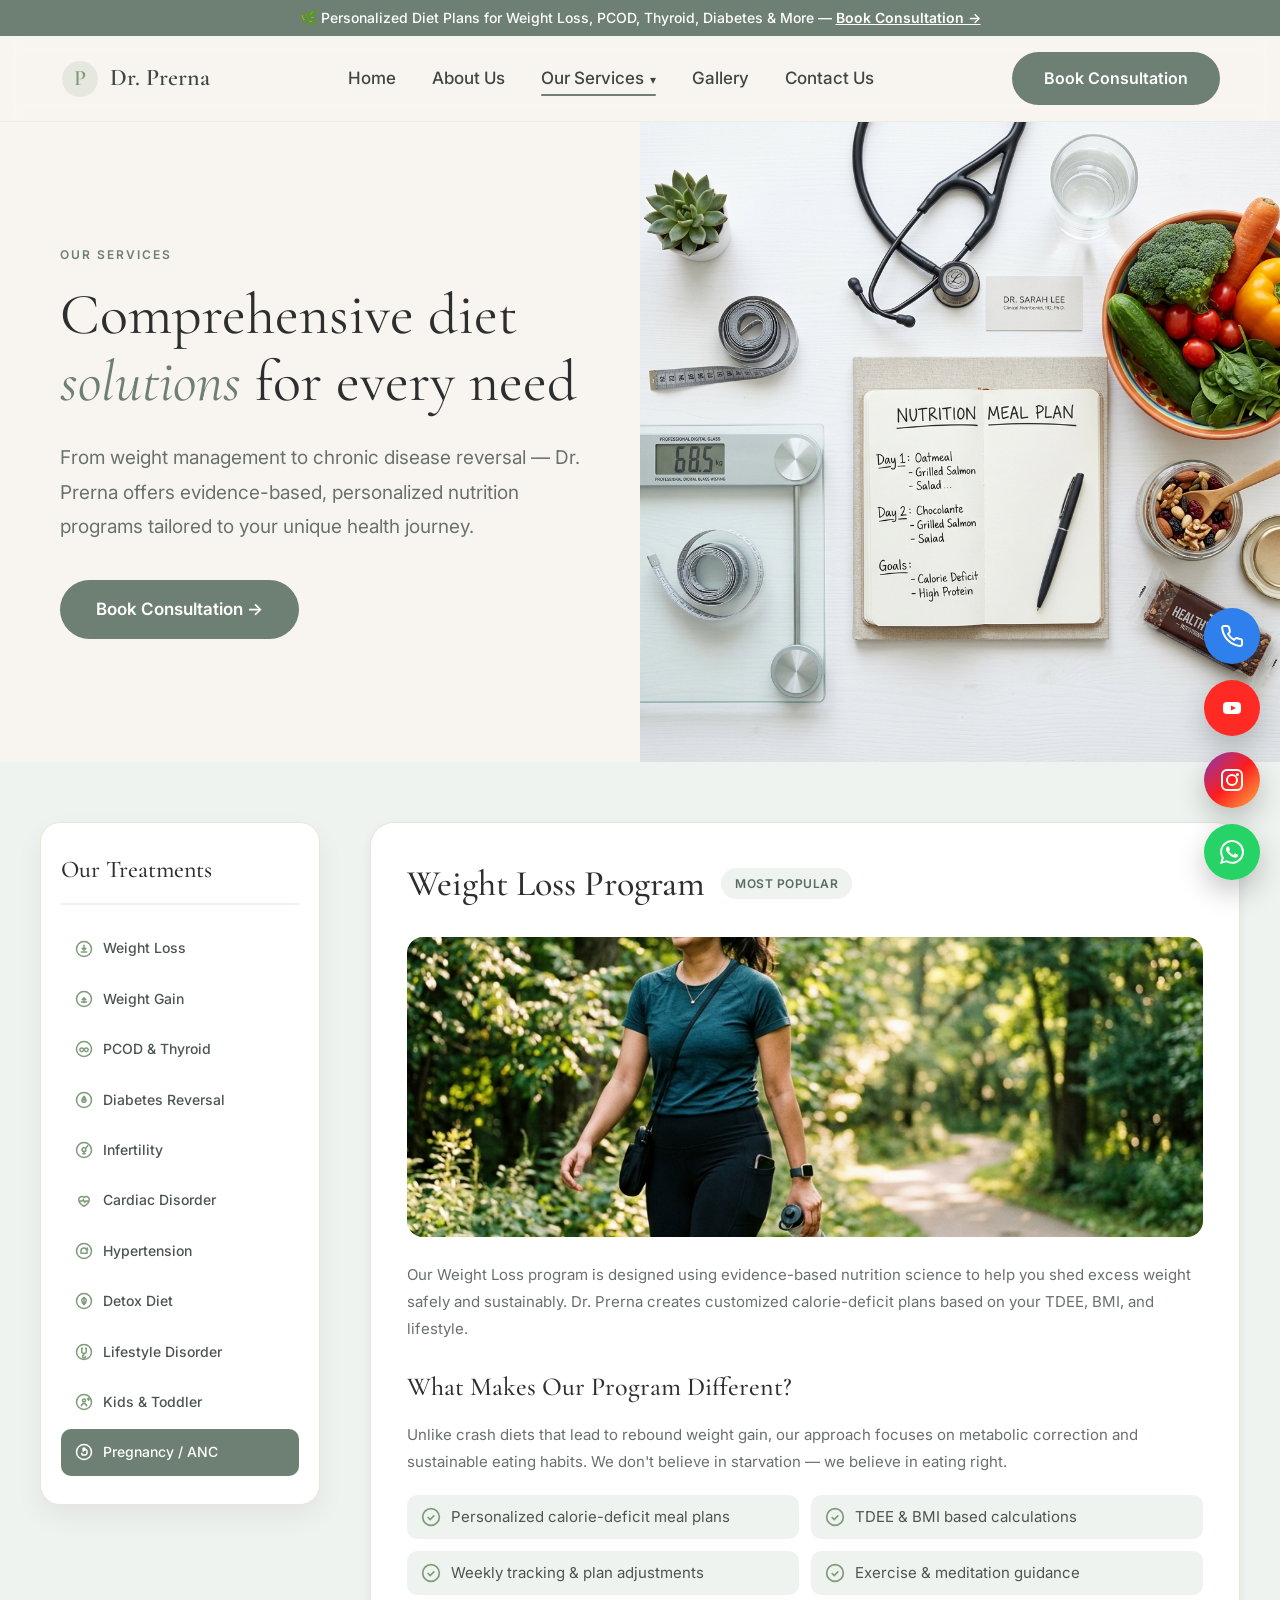
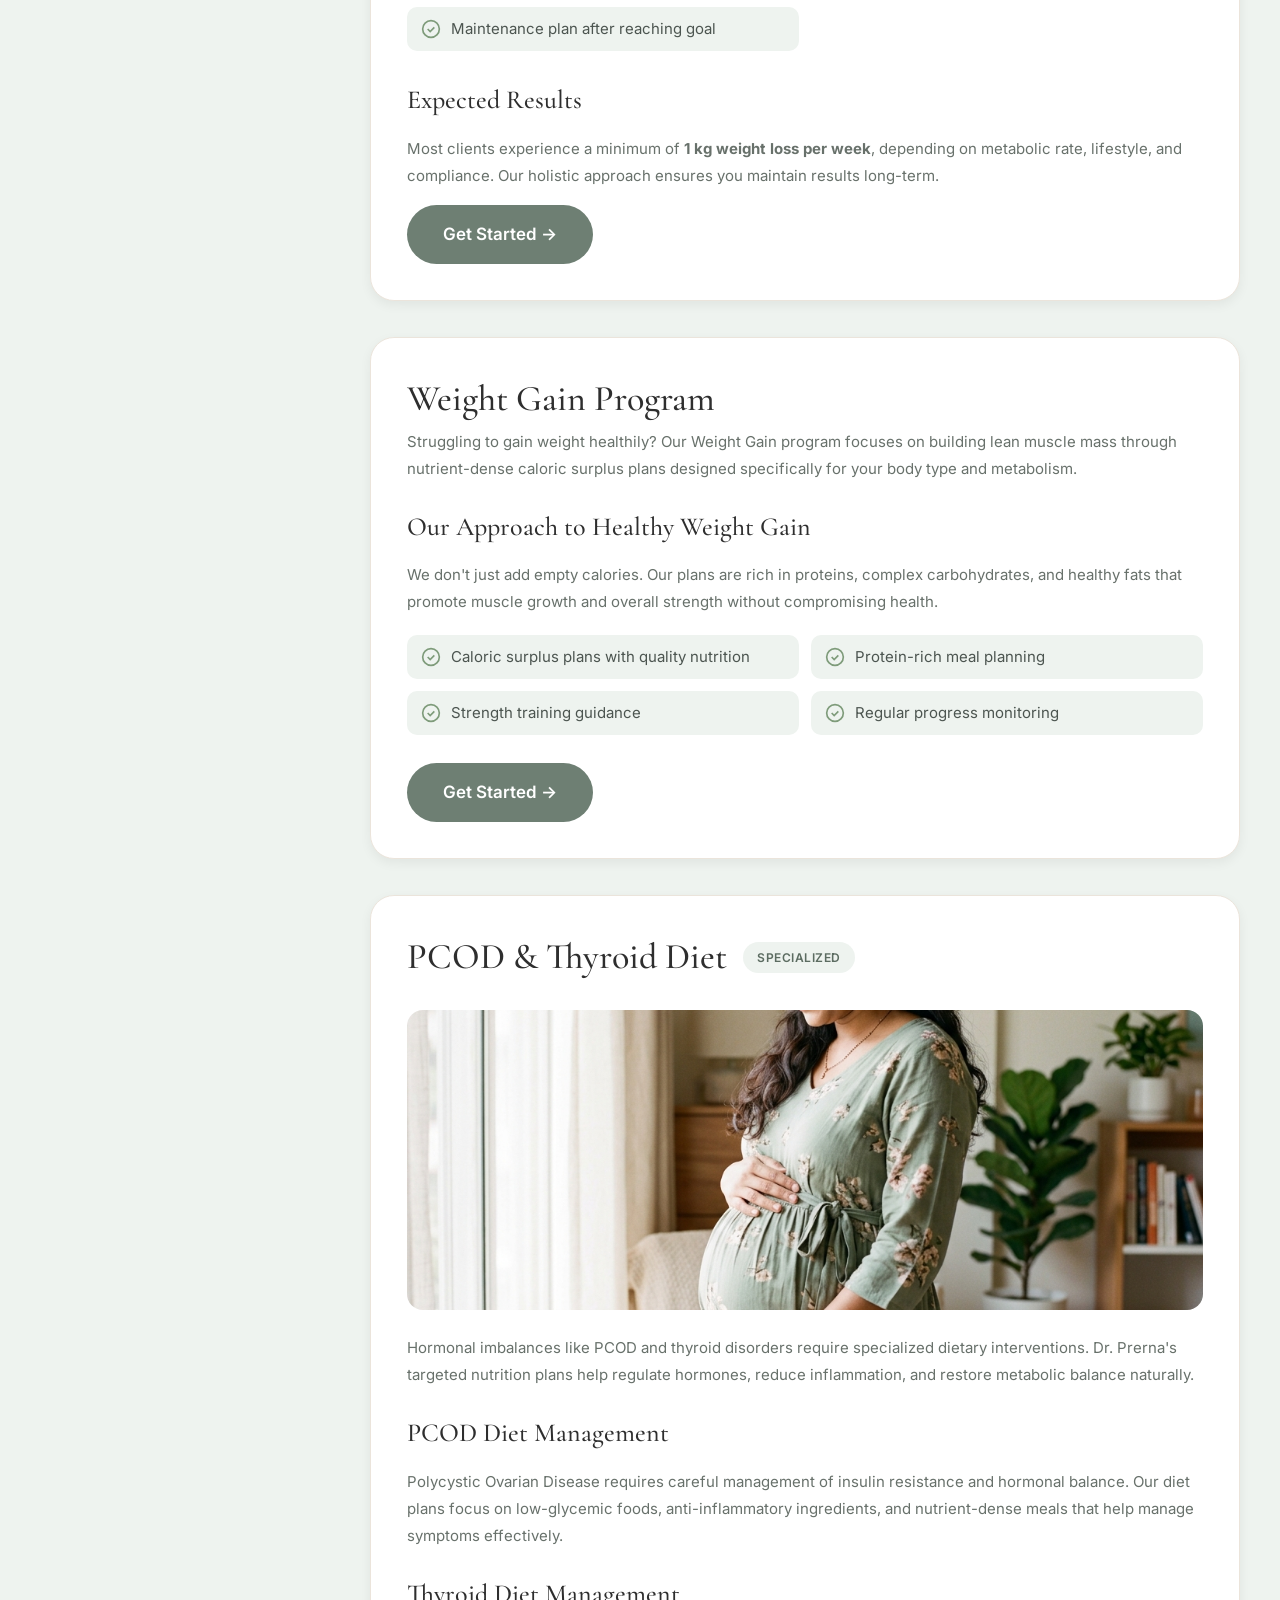
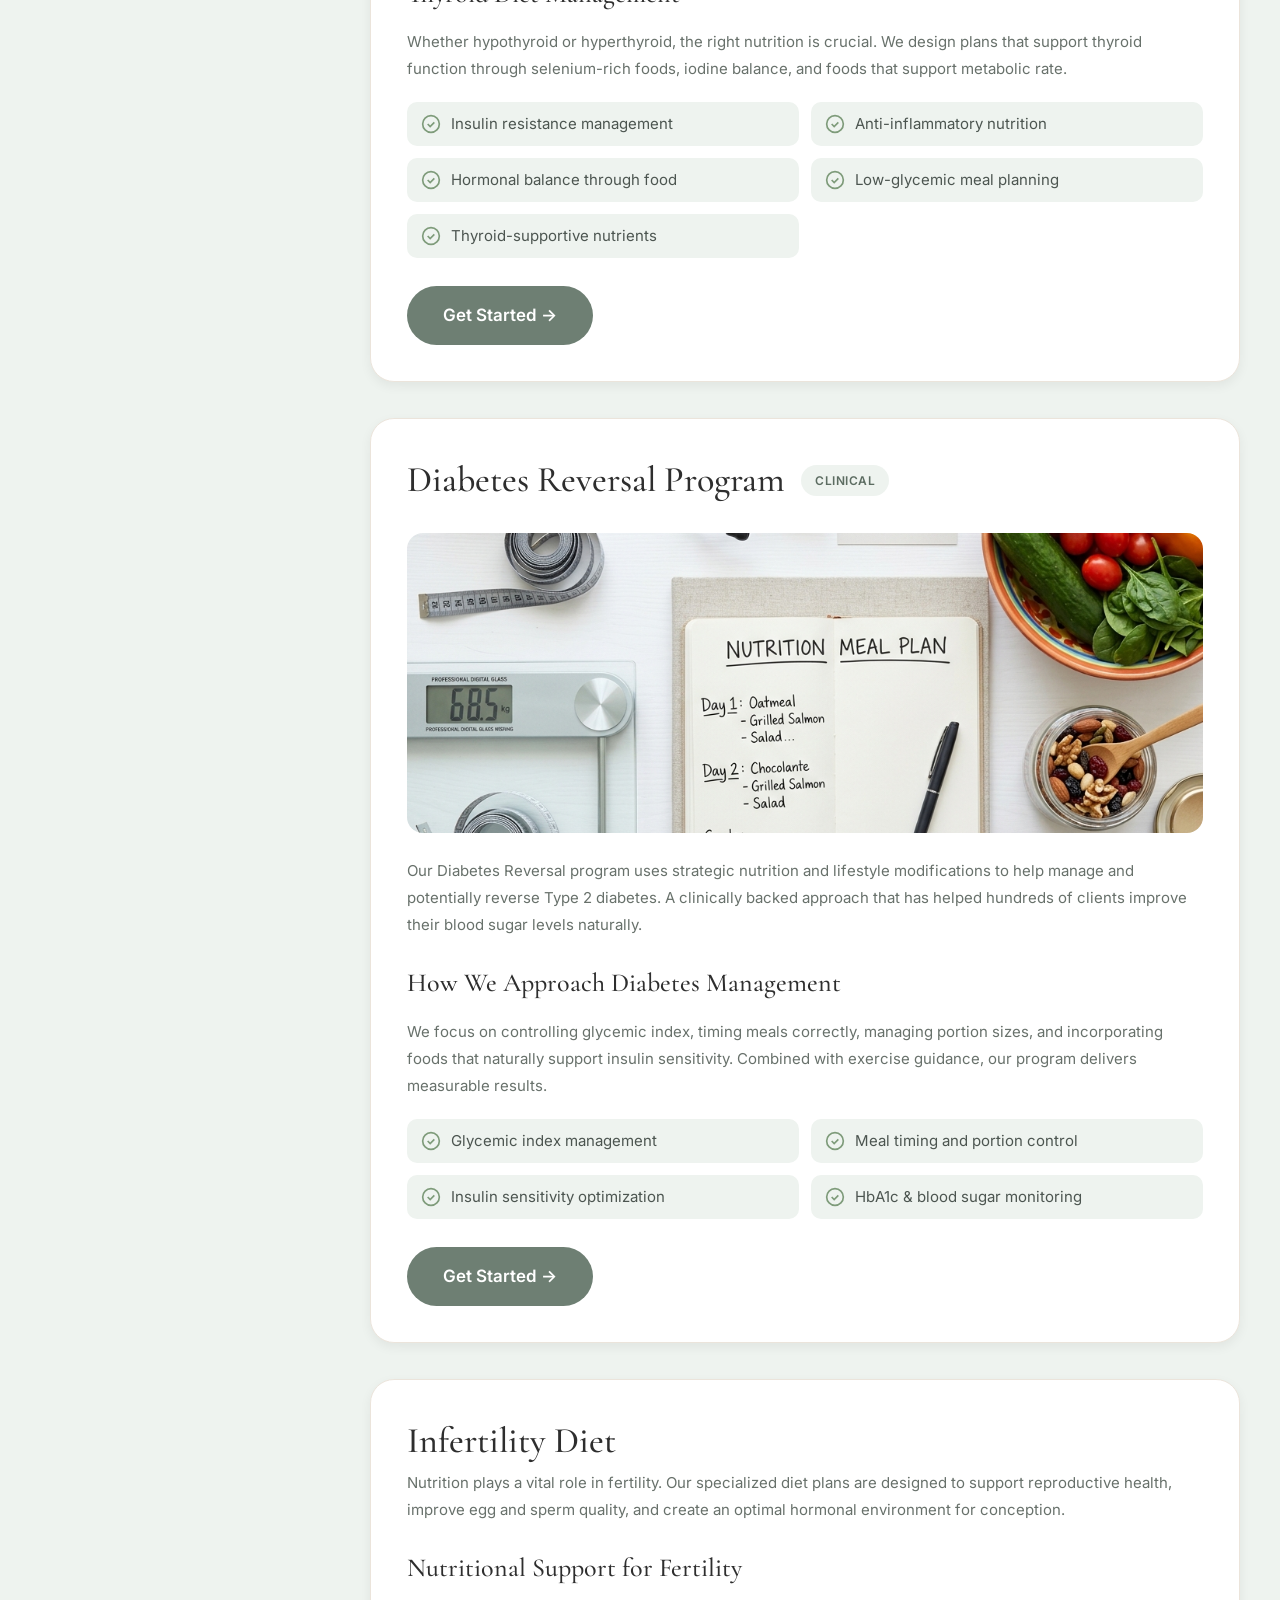
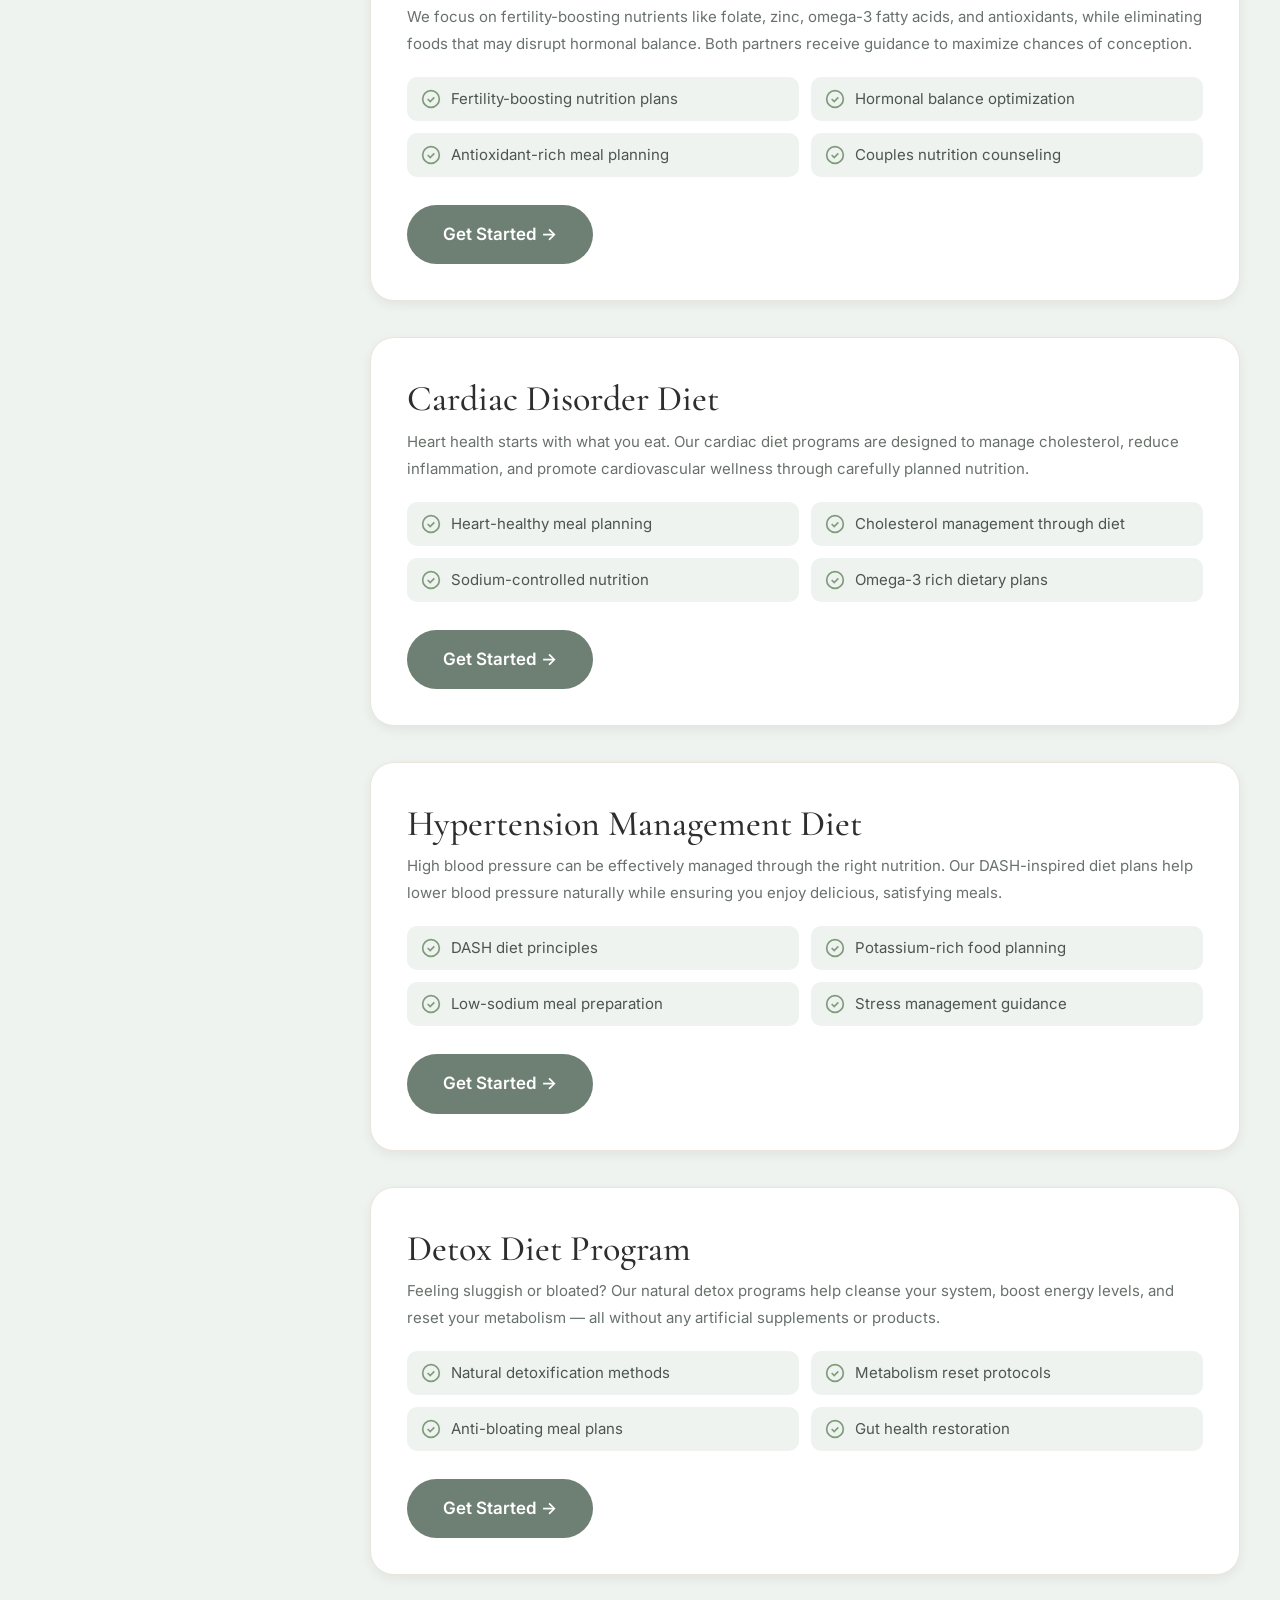
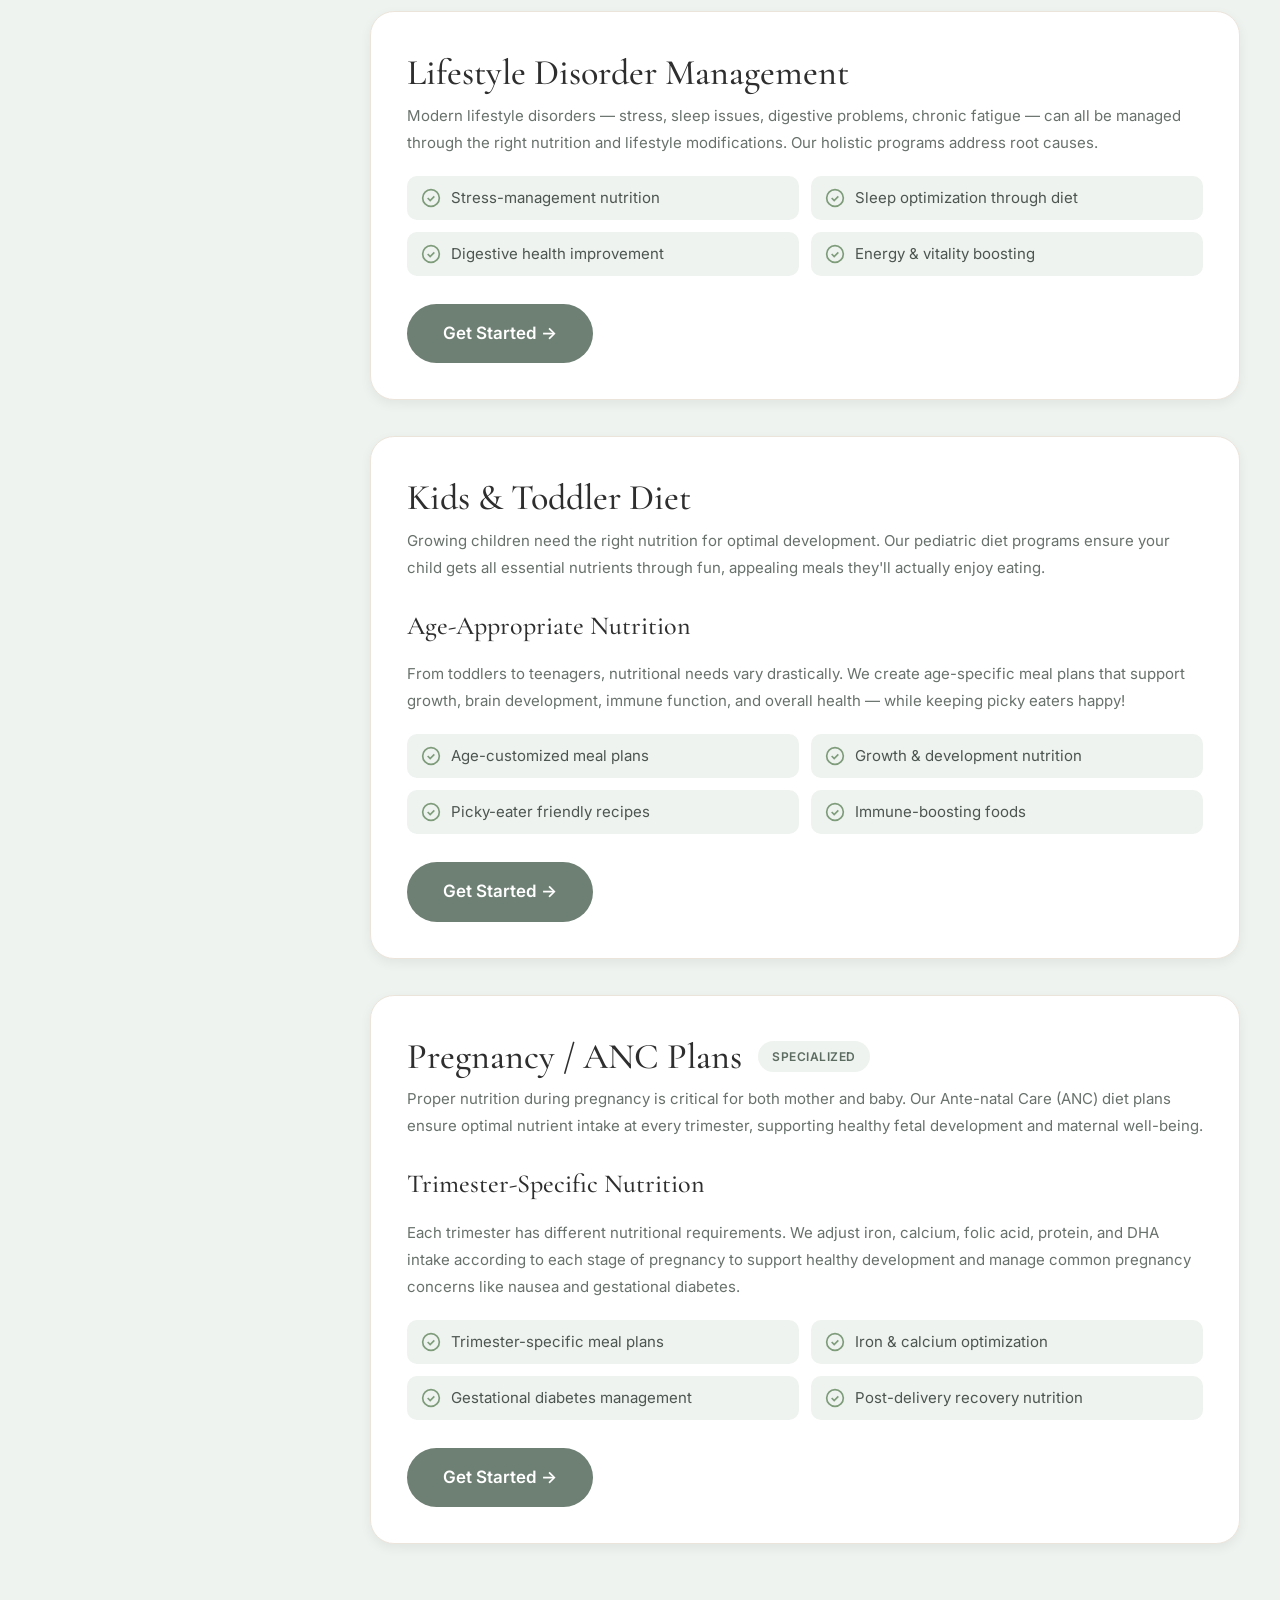
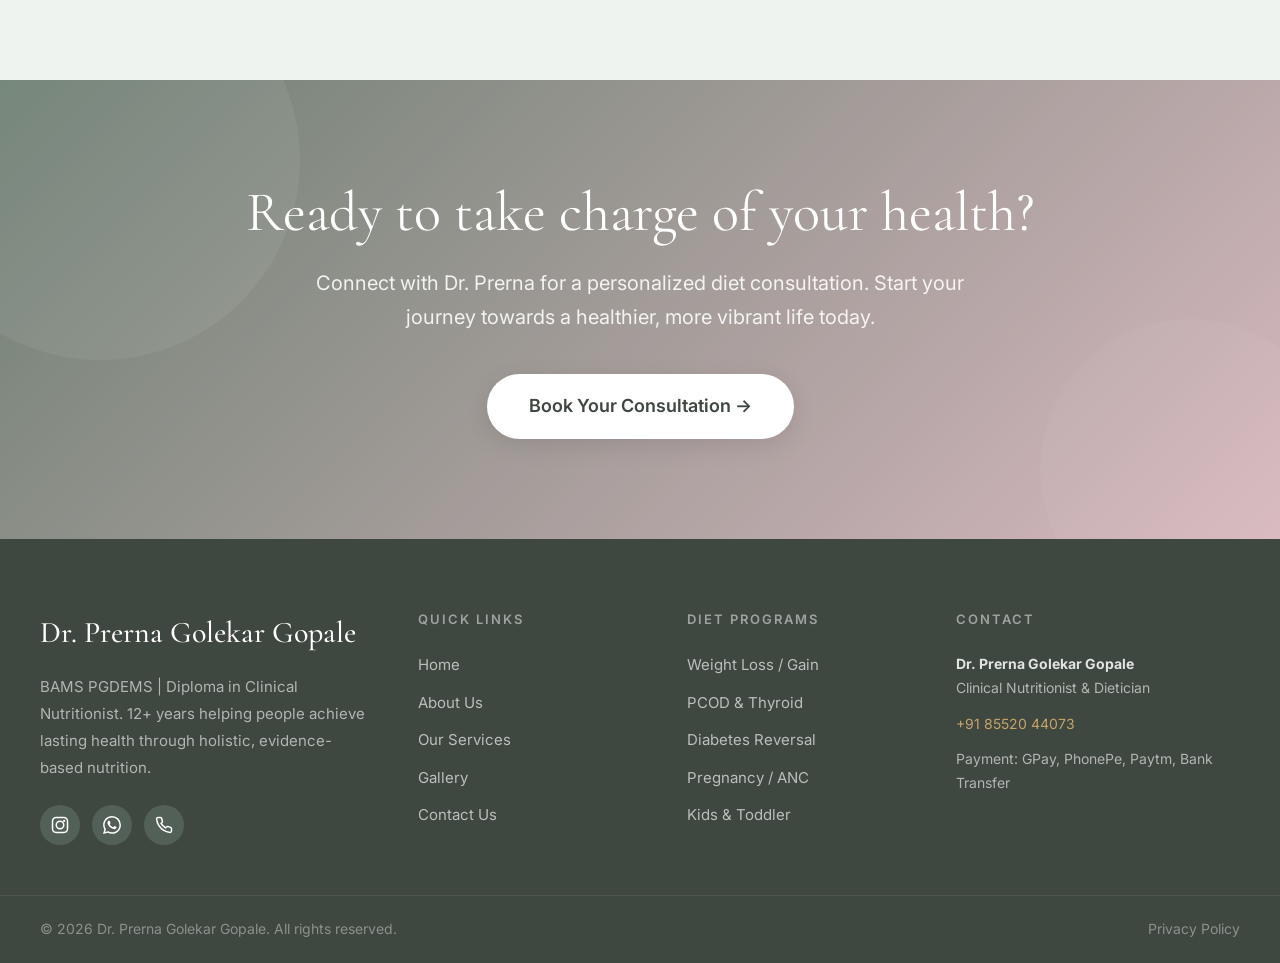
<file: services.html>
<!DOCTYPE html>
<html lang="en">
<head>
    <meta charset="UTF-8">
    <meta name="viewport" content="width=device-width, initial-scale=1.0">
    <title>Our Services — Dr. Prerna Golekar Gopale | Clinical Nutritionist</title>
    <meta name="description" content="Explore our comprehensive diet programs — Weight Loss, PCOD, Thyroid, Diabetes Reversal, Pregnancy, Kids Diet and more by Dr. Prerna Golekar Gopale.">
    <link rel="preconnect" href="https://fonts.googleapis.com">
    <link rel="preconnect" href="https://fonts.gstatic.com" crossorigin>
    <link href="https://fonts.googleapis.com/css2?family=Cormorant+Garamond:ital,wght@0,300;0,400;0,500;0,600;0,700;1,300;1,400;1,500;1,600;1,700&family=Inter:wght@300;400;500;600;700&display=swap" rel="stylesheet">
    <link rel="stylesheet" href="styles.css?v=20260423-4">
</head>
<body>

<!-- ======================== HEADER ======================== -->
<div class="announcement-bar" id="announcement-bar">
    <p>🌿 Personalized Diet Plans for Weight Loss, PCOD, Thyroid, Diabetes & More — <a href="contact.html">Book Consultation →</a></p>
</div>

<header class="main-navbar" id="main-navbar">
    <div class="navbar-inner">
        <div class="nav-left">
            <a href="index.html" class="nav-logo">
                <svg class="logo-icon" viewBox="0 0 40 40" width="40" height="40">
                    <circle cx="20" cy="20" r="18" fill="#7E9B7A" opacity="0.15"/>
                    <text x="20" y="26" text-anchor="middle" fill="#7E9B7A" font-family="Cormorant Garamond, serif" font-size="22" font-weight="600">P</text>
                </svg>
                <span class="logo-text">Dr. Prerna</span>
            </a>
        </div>
        <nav class="nav-center" id="nav-center">
            <a href="index.html" class="nav-link">Home</a>
            <a href="about.html" class="nav-link">About Us</a>
            <div class="nav-dropdown">
                <a href="services.html" class="nav-link active">Our Services <span class="dropdown-arrow">▾</span></a>
                <div class="dropdown-menu">
                    <a href="#weight-loss">Weight Loss Program</a>
                    <a href="#pcod-thyroid">PCOD / Thyroid Diet</a>
                    <a href="#diabetes">Diabetes Reversal</a>
                    <a href="#pregnancy">Pregnancy / ANC Plans</a>
                    <a href="#kids">Kids & Toddler Diet</a>
                </div>
            </div>
            <a href="gallery.html" class="nav-link">Gallery</a>
            <a href="contact.html" class="nav-link">Contact Us</a>
        </nav>
        <div class="nav-right">
            <a href="contact.html" class="nav-cta">Book Consultation</a>
        </div>
        <button class="hamburger" id="hamburger" aria-label="Toggle navigation">
            <span></span>
            <span></span>
            <span></span>
        </button>
    </div>
    <div class="mobile-menu" id="mobile-menu">
        <a href="index.html" class="mobile-link">Home</a>
        <a href="about.html" class="mobile-link">About Us</a>
        <a href="services.html" class="mobile-link">Our Services</a>
        <a href="gallery.html" class="mobile-link">Gallery</a>
        <a href="contact.html" class="mobile-link">Contact Us</a>
        <a href="contact.html" class="nav-cta mobile-cta">Book Consultation</a>
    </div>
</header>


<!-- ======================== PAGE HERO ======================== -->
<section class="page-hero services-hero" id="page-hero">
    <div class="page-hero-inner">
        <div class="page-hero-content">
            <span class="eyebrow">OUR SERVICES</span>
            <h1 class="page-hero-heading">Comprehensive diet <span class="green italic">solutions</span> for every need</h1>
            <p class="page-hero-desc">From weight management to chronic disease reversal — Dr. Prerna offers evidence-based, personalized nutrition programs tailored to your unique health journey.</p>
            <a href="contact.html" class="btn-sage">Book Consultation →</a>
        </div>
        <div class="page-hero-image">
            <img src="images/nutrition-desk.png" alt="Nutrition consultation services" loading="lazy">
        </div>
    </div>
</section>


<!-- ======================== SERVICES LAYOUT ======================== -->
<section class="services-page" id="services">
    <div class="container">
        <div class="services-layout">

            <!-- SIDEBAR — Service Navigation -->
            <aside class="services-sidebar" id="services-sidebar">
                <h3 class="sidebar-title">Our Treatments</h3>
                <nav class="sidebar-nav">
                    <a href="#weight-loss" class="sidebar-link active" data-target="weight-loss">
                        <svg viewBox="0 0 24 24" width="18" height="18" fill="none" stroke="#7E9B7A" stroke-width="2"><circle cx="12" cy="12" r="10"/><path d="M12 7v6M9.5 11l2.5 2.5L14.5 11M8.5 16h7" stroke-linecap="round" stroke-linejoin="round"/></svg>
                        Weight Loss
                    </a>
                    <a href="#weight-gain" class="sidebar-link" data-target="weight-gain">
                        <svg viewBox="0 0 24 24" width="18" height="18" fill="none" stroke="#7E9B7A" stroke-width="2"><circle cx="12" cy="12" r="10"/><path d="M12 17V11M9.5 13l2.5-2.5L14.5 13M8.5 16h7" stroke-linecap="round" stroke-linejoin="round"/></svg>
                        Weight Gain
                    </a>
                    <a href="#pcod-thyroid" class="sidebar-link" data-target="pcod-thyroid">
                        <svg viewBox="0 0 24 24" width="18" height="18" fill="none" stroke="#7E9B7A" stroke-width="2"><circle cx="12" cy="12" r="10"/><path d="M9 10.5a2.5 2.5 0 110 5 2.5 2.5 0 010-5M15 10.5a2.5 2.5 0 110 5 2.5 2.5 0 010-5M11.5 13h1" stroke-linecap="round" stroke-linejoin="round"/></svg>
                        PCOD & Thyroid
                    </a>
                    <a href="#diabetes" class="sidebar-link" data-target="diabetes">
                        <svg viewBox="0 0 24 24" width="18" height="18" fill="none" stroke="#7E9B7A" stroke-width="2"><circle cx="12" cy="12" r="10"/><path d="M12 7c1.6 2 2.8 3.7 2.8 5.3a2.8 2.8 0 11-5.6 0C9.2 10.7 10.4 9 12 7zM12 10.5v2M11 11.5h2" stroke-linecap="round" stroke-linejoin="round"/></svg>
                        Diabetes Reversal
                    </a>
                    <a href="#infertility" class="sidebar-link" data-target="infertility">
                        <svg viewBox="0 0 24 24" width="18" height="18" fill="none" stroke="#7E9B7A" stroke-width="2"><circle cx="12" cy="12" r="10"/><circle cx="12" cy="11.5" r="2.5"/><path d="M12 14v3M10.5 17h3M15 8.5l2-2" stroke-linecap="round" stroke-linejoin="round"/></svg>
                        Infertility
                    </a>
                    <a href="#cardiac" class="sidebar-link" data-target="cardiac">
                        <svg viewBox="0 0 24 24" width="18" height="18" fill="none" stroke="#7E9B7A" stroke-width="2"><path d="M12 19s-7-4-7-9a4 4 0 017-2.5A4 4 0 0119 10c0 5-7 9-7 9zM7 12h3l1-2 2 4 1-2h3" stroke-linecap="round" stroke-linejoin="round"/></svg>
                        Cardiac Disorder
                    </a>
                    <a href="#hypertension" class="sidebar-link" data-target="hypertension">
                        <svg viewBox="0 0 24 24" width="18" height="18" fill="none" stroke="#7E9B7A" stroke-width="2"><circle cx="12" cy="12" r="10"/><path d="M8 15v-3a4 4 0 018 0v3M9.5 15h5M14.5 10l2-2M14.5 10H17" stroke-linecap="round" stroke-linejoin="round"/></svg>
                        Hypertension
                    </a>
                    <a href="#detox" class="sidebar-link" data-target="detox">
                        <svg viewBox="0 0 24 24" width="18" height="18" fill="none" stroke="#7E9B7A" stroke-width="2"><circle cx="12" cy="12" r="10"/><path d="M12 17s-3-3-3-6c0-2 1.5-3 3-4 1.5 1 3 2 3 4 0 3-3 6-3 6zM12 9v7" stroke-linecap="round" stroke-linejoin="round"/></svg>
                        Detox Diet
                    </a>
                    <a href="#lifestyle" class="sidebar-link" data-target="lifestyle">
                        <svg viewBox="0 0 24 24" width="18" height="18" fill="none" stroke="#7E9B7A" stroke-width="2"><circle cx="12" cy="12" r="10"/><path d="M9 7v4a3 3 0 006 0V7M10 7H9M15 7h-1M12 14.5v1.5a2 2 0 102 2" stroke-linecap="round" stroke-linejoin="round"/></svg>
                        Lifestyle Disorder
                    </a>
                    <a href="#kids" class="sidebar-link" data-target="kids">
                        <svg viewBox="0 0 24 24" width="18" height="18" fill="none" stroke="#7E9B7A" stroke-width="2"><circle cx="12" cy="12" r="10"/><circle cx="12" cy="10" r="2"/><path d="M8.5 17c.5-2 2-3 3.5-3s3 1 3.5 3M16.5 8h3M18 6.5v3" stroke-linecap="round" stroke-linejoin="round"/></svg>
                        Kids & Toddler
                    </a>
                    <a href="#pregnancy" class="sidebar-link" data-target="pregnancy">
                        <svg viewBox="0 0 24 24" width="18" height="18" fill="none" stroke="#7E9B7A" stroke-width="2"><circle cx="12" cy="12" r="10"/><circle cx="12" cy="8" r="1.5"/><path d="M11 11a2.5 2.5 0 015 0v1.5a3.5 3.5 0 01-3.5 3.5h-1a2.5 2.5 0 01-2.5-2.5" stroke-linecap="round" stroke-linejoin="round"/></svg>
                        Pregnancy / ANC
                    </a>
                </nav>
            </aside>


            <!-- MAIN CONTENT — Service Details -->
            <div class="services-content">

                <!-- Weight Loss -->
                <article class="service-detail" id="weight-loss">
                    <div class="service-detail-header">
                        <h2 class="service-detail-title">Weight Loss Program</h2>
                        <div class="service-badge">Most Popular</div>
                    </div>
                    <div class="service-detail-img">
                        <img src="images/woman-walking.png" alt="Weight Loss Program" loading="lazy">
                    </div>
                    <div class="service-detail-body">
                        <p class="service-intro">Our Weight Loss program is designed using evidence-based nutrition science to help you shed excess weight safely and sustainably. Dr. Prerna creates customized calorie-deficit plans based on your TDEE, BMI, and lifestyle.</p>
                        <h3>What Makes Our Program Different?</h3>
                        <p>Unlike crash diets that lead to rebound weight gain, our approach focuses on metabolic correction and sustainable eating habits. We don't believe in starvation — we believe in eating right.</p>
                        <div class="service-features">
                            <div class="service-feature">
                                <svg viewBox="0 0 24 24" width="20" height="20" fill="none" stroke="#7E9B7A" stroke-width="2"><circle cx="12" cy="12" r="10"/><path d="M8 12l3 3 5-5"/></svg>
                                <span>Personalized calorie-deficit meal plans</span>
                            </div>
                            <div class="service-feature">
                                <svg viewBox="0 0 24 24" width="20" height="20" fill="none" stroke="#7E9B7A" stroke-width="2"><circle cx="12" cy="12" r="10"/><path d="M8 12l3 3 5-5"/></svg>
                                <span>TDEE & BMI based calculations</span>
                            </div>
                            <div class="service-feature">
                                <svg viewBox="0 0 24 24" width="20" height="20" fill="none" stroke="#7E9B7A" stroke-width="2"><circle cx="12" cy="12" r="10"/><path d="M8 12l3 3 5-5"/></svg>
                                <span>Weekly tracking & plan adjustments</span>
                            </div>
                            <div class="service-feature">
                                <svg viewBox="0 0 24 24" width="20" height="20" fill="none" stroke="#7E9B7A" stroke-width="2"><circle cx="12" cy="12" r="10"/><path d="M8 12l3 3 5-5"/></svg>
                                <span>Exercise & meditation guidance</span>
                            </div>
                            <div class="service-feature">
                                <svg viewBox="0 0 24 24" width="20" height="20" fill="none" stroke="#7E9B7A" stroke-width="2"><circle cx="12" cy="12" r="10"/><path d="M8 12l3 3 5-5"/></svg>
                                <span>Maintenance plan after reaching goal</span>
                            </div>
                        </div>
                        <h3>Expected Results</h3>
                        <p>Most clients experience a minimum of <strong>1 kg weight loss per week</strong>, depending on metabolic rate, lifestyle, and compliance. Our holistic approach ensures you maintain results long-term.</p>
                        <a href="contact.html" class="btn-sage">Get Started →</a>
                    </div>
                </article>

                <!-- Weight Gain -->
                <article class="service-detail" id="weight-gain">
                    <div class="service-detail-header">
                        <h2 class="service-detail-title">Weight Gain Program</h2>
                    </div>
                    <div class="service-detail-body">
                        <p class="service-intro">Struggling to gain weight healthily? Our Weight Gain program focuses on building lean muscle mass through nutrient-dense caloric surplus plans designed specifically for your body type and metabolism.</p>
                        <h3>Our Approach to Healthy Weight Gain</h3>
                        <p>We don't just add empty calories. Our plans are rich in proteins, complex carbohydrates, and healthy fats that promote muscle growth and overall strength without compromising health.</p>
                        <div class="service-features">
                            <div class="service-feature">
                                <svg viewBox="0 0 24 24" width="20" height="20" fill="none" stroke="#7E9B7A" stroke-width="2"><circle cx="12" cy="12" r="10"/><path d="M8 12l3 3 5-5"/></svg>
                                <span>Caloric surplus plans with quality nutrition</span>
                            </div>
                            <div class="service-feature">
                                <svg viewBox="0 0 24 24" width="20" height="20" fill="none" stroke="#7E9B7A" stroke-width="2"><circle cx="12" cy="12" r="10"/><path d="M8 12l3 3 5-5"/></svg>
                                <span>Protein-rich meal planning</span>
                            </div>
                            <div class="service-feature">
                                <svg viewBox="0 0 24 24" width="20" height="20" fill="none" stroke="#7E9B7A" stroke-width="2"><circle cx="12" cy="12" r="10"/><path d="M8 12l3 3 5-5"/></svg>
                                <span>Strength training guidance</span>
                            </div>
                            <div class="service-feature">
                                <svg viewBox="0 0 24 24" width="20" height="20" fill="none" stroke="#7E9B7A" stroke-width="2"><circle cx="12" cy="12" r="10"/><path d="M8 12l3 3 5-5"/></svg>
                                <span>Regular progress monitoring</span>
                            </div>
                        </div>
                        <a href="contact.html" class="btn-sage">Get Started →</a>
                    </div>
                </article>

                <!-- PCOD & Thyroid -->
                <article class="service-detail" id="pcod-thyroid">
                    <div class="service-detail-header">
                        <h2 class="service-detail-title">PCOD & Thyroid Diet</h2>
                        <div class="service-badge">Specialized</div>
                    </div>
                    <div class="service-detail-img">
                        <img src="images/pregnant-woman.png" alt="PCOD & Thyroid Diet" loading="lazy">
                    </div>
                    <div class="service-detail-body">
                        <p class="service-intro">Hormonal imbalances like PCOD and thyroid disorders require specialized dietary interventions. Dr. Prerna's targeted nutrition plans help regulate hormones, reduce inflammation, and restore metabolic balance naturally.</p>
                        <h3>PCOD Diet Management</h3>
                        <p>Polycystic Ovarian Disease requires careful management of insulin resistance and hormonal balance. Our diet plans focus on low-glycemic foods, anti-inflammatory ingredients, and nutrient-dense meals that help manage symptoms effectively.</p>
                        <h3>Thyroid Diet Management</h3>
                        <p>Whether hypothyroid or hyperthyroid, the right nutrition is crucial. We design plans that support thyroid function through selenium-rich foods, iodine balance, and foods that support metabolic rate.</p>
                        <div class="service-features">
                            <div class="service-feature">
                                <svg viewBox="0 0 24 24" width="20" height="20" fill="none" stroke="#7E9B7A" stroke-width="2"><circle cx="12" cy="12" r="10"/><path d="M8 12l3 3 5-5"/></svg>
                                <span>Insulin resistance management</span>
                            </div>
                            <div class="service-feature">
                                <svg viewBox="0 0 24 24" width="20" height="20" fill="none" stroke="#7E9B7A" stroke-width="2"><circle cx="12" cy="12" r="10"/><path d="M8 12l3 3 5-5"/></svg>
                                <span>Anti-inflammatory nutrition</span>
                            </div>
                            <div class="service-feature">
                                <svg viewBox="0 0 24 24" width="20" height="20" fill="none" stroke="#7E9B7A" stroke-width="2"><circle cx="12" cy="12" r="10"/><path d="M8 12l3 3 5-5"/></svg>
                                <span>Hormonal balance through food</span>
                            </div>
                            <div class="service-feature">
                                <svg viewBox="0 0 24 24" width="20" height="20" fill="none" stroke="#7E9B7A" stroke-width="2"><circle cx="12" cy="12" r="10"/><path d="M8 12l3 3 5-5"/></svg>
                                <span>Low-glycemic meal planning</span>
                            </div>
                            <div class="service-feature">
                                <svg viewBox="0 0 24 24" width="20" height="20" fill="none" stroke="#7E9B7A" stroke-width="2"><circle cx="12" cy="12" r="10"/><path d="M8 12l3 3 5-5"/></svg>
                                <span>Thyroid-supportive nutrients</span>
                            </div>
                        </div>
                        <a href="contact.html" class="btn-sage">Get Started →</a>
                    </div>
                </article>

                <!-- Diabetes Reversal -->
                <article class="service-detail" id="diabetes">
                    <div class="service-detail-header">
                        <h2 class="service-detail-title">Diabetes Reversal Program</h2>
                        <div class="service-badge">Clinical</div>
                    </div>
                    <div class="service-detail-img">
                        <img src="images/nutrition-desk.png" alt="Diabetes Reversal" loading="lazy">
                    </div>
                    <div class="service-detail-body">
                        <p class="service-intro">Our Diabetes Reversal program uses strategic nutrition and lifestyle modifications to help manage and potentially reverse Type 2 diabetes. A clinically backed approach that has helped hundreds of clients improve their blood sugar levels naturally.</p>
                        <h3>How We Approach Diabetes Management</h3>
                        <p>We focus on controlling glycemic index, timing meals correctly, managing portion sizes, and incorporating foods that naturally support insulin sensitivity. Combined with exercise guidance, our program delivers measurable results.</p>
                        <div class="service-features">
                            <div class="service-feature">
                                <svg viewBox="0 0 24 24" width="20" height="20" fill="none" stroke="#7E9B7A" stroke-width="2"><circle cx="12" cy="12" r="10"/><path d="M8 12l3 3 5-5"/></svg>
                                <span>Glycemic index management</span>
                            </div>
                            <div class="service-feature">
                                <svg viewBox="0 0 24 24" width="20" height="20" fill="none" stroke="#7E9B7A" stroke-width="2"><circle cx="12" cy="12" r="10"/><path d="M8 12l3 3 5-5"/></svg>
                                <span>Meal timing and portion control</span>
                            </div>
                            <div class="service-feature">
                                <svg viewBox="0 0 24 24" width="20" height="20" fill="none" stroke="#7E9B7A" stroke-width="2"><circle cx="12" cy="12" r="10"/><path d="M8 12l3 3 5-5"/></svg>
                                <span>Insulin sensitivity optimization</span>
                            </div>
                            <div class="service-feature">
                                <svg viewBox="0 0 24 24" width="20" height="20" fill="none" stroke="#7E9B7A" stroke-width="2"><circle cx="12" cy="12" r="10"/><path d="M8 12l3 3 5-5"/></svg>
                                <span>HbA1c & blood sugar monitoring</span>
                            </div>
                        </div>
                        <a href="contact.html" class="btn-sage">Get Started →</a>
                    </div>
                </article>

                <!-- Infertility -->
                <article class="service-detail" id="infertility">
                    <div class="service-detail-header">
                        <h2 class="service-detail-title">Infertility Diet</h2>
                    </div>
                    <div class="service-detail-body">
                        <p class="service-intro">Nutrition plays a vital role in fertility. Our specialized diet plans are designed to support reproductive health, improve egg and sperm quality, and create an optimal hormonal environment for conception.</p>
                        <h3>Nutritional Support for Fertility</h3>
                        <p>We focus on fertility-boosting nutrients like folate, zinc, omega-3 fatty acids, and antioxidants, while eliminating foods that may disrupt hormonal balance. Both partners receive guidance to maximize chances of conception.</p>
                        <div class="service-features">
                            <div class="service-feature">
                                <svg viewBox="0 0 24 24" width="20" height="20" fill="none" stroke="#7E9B7A" stroke-width="2"><circle cx="12" cy="12" r="10"/><path d="M8 12l3 3 5-5"/></svg>
                                <span>Fertility-boosting nutrition plans</span>
                            </div>
                            <div class="service-feature">
                                <svg viewBox="0 0 24 24" width="20" height="20" fill="none" stroke="#7E9B7A" stroke-width="2"><circle cx="12" cy="12" r="10"/><path d="M8 12l3 3 5-5"/></svg>
                                <span>Hormonal balance optimization</span>
                            </div>
                            <div class="service-feature">
                                <svg viewBox="0 0 24 24" width="20" height="20" fill="none" stroke="#7E9B7A" stroke-width="2"><circle cx="12" cy="12" r="10"/><path d="M8 12l3 3 5-5"/></svg>
                                <span>Antioxidant-rich meal planning</span>
                            </div>
                            <div class="service-feature">
                                <svg viewBox="0 0 24 24" width="20" height="20" fill="none" stroke="#7E9B7A" stroke-width="2"><circle cx="12" cy="12" r="10"/><path d="M8 12l3 3 5-5"/></svg>
                                <span>Couples nutrition counseling</span>
                            </div>
                        </div>
                        <a href="contact.html" class="btn-sage">Get Started →</a>
                    </div>
                </article>

                <!-- Cardiac Disorder -->
                <article class="service-detail" id="cardiac">
                    <div class="service-detail-header">
                        <h2 class="service-detail-title">Cardiac Disorder Diet</h2>
                    </div>
                    <div class="service-detail-body">
                        <p class="service-intro">Heart health starts with what you eat. Our cardiac diet programs are designed to manage cholesterol, reduce inflammation, and promote cardiovascular wellness through carefully planned nutrition.</p>
                        <div class="service-features">
                            <div class="service-feature">
                                <svg viewBox="0 0 24 24" width="20" height="20" fill="none" stroke="#7E9B7A" stroke-width="2"><circle cx="12" cy="12" r="10"/><path d="M8 12l3 3 5-5"/></svg>
                                <span>Heart-healthy meal planning</span>
                            </div>
                            <div class="service-feature">
                                <svg viewBox="0 0 24 24" width="20" height="20" fill="none" stroke="#7E9B7A" stroke-width="2"><circle cx="12" cy="12" r="10"/><path d="M8 12l3 3 5-5"/></svg>
                                <span>Cholesterol management through diet</span>
                            </div>
                            <div class="service-feature">
                                <svg viewBox="0 0 24 24" width="20" height="20" fill="none" stroke="#7E9B7A" stroke-width="2"><circle cx="12" cy="12" r="10"/><path d="M8 12l3 3 5-5"/></svg>
                                <span>Sodium-controlled nutrition</span>
                            </div>
                            <div class="service-feature">
                                <svg viewBox="0 0 24 24" width="20" height="20" fill="none" stroke="#7E9B7A" stroke-width="2"><circle cx="12" cy="12" r="10"/><path d="M8 12l3 3 5-5"/></svg>
                                <span>Omega-3 rich dietary plans</span>
                            </div>
                        </div>
                        <a href="contact.html" class="btn-sage">Get Started →</a>
                    </div>
                </article>

                <!-- Hypertension -->
                <article class="service-detail" id="hypertension">
                    <div class="service-detail-header">
                        <h2 class="service-detail-title">Hypertension Management Diet</h2>
                    </div>
                    <div class="service-detail-body">
                        <p class="service-intro">High blood pressure can be effectively managed through the right nutrition. Our DASH-inspired diet plans help lower blood pressure naturally while ensuring you enjoy delicious, satisfying meals.</p>
                        <div class="service-features">
                            <div class="service-feature">
                                <svg viewBox="0 0 24 24" width="20" height="20" fill="none" stroke="#7E9B7A" stroke-width="2"><circle cx="12" cy="12" r="10"/><path d="M8 12l3 3 5-5"/></svg>
                                <span>DASH diet principles</span>
                            </div>
                            <div class="service-feature">
                                <svg viewBox="0 0 24 24" width="20" height="20" fill="none" stroke="#7E9B7A" stroke-width="2"><circle cx="12" cy="12" r="10"/><path d="M8 12l3 3 5-5"/></svg>
                                <span>Potassium-rich food planning</span>
                            </div>
                            <div class="service-feature">
                                <svg viewBox="0 0 24 24" width="20" height="20" fill="none" stroke="#7E9B7A" stroke-width="2"><circle cx="12" cy="12" r="10"/><path d="M8 12l3 3 5-5"/></svg>
                                <span>Low-sodium meal preparation</span>
                            </div>
                            <div class="service-feature">
                                <svg viewBox="0 0 24 24" width="20" height="20" fill="none" stroke="#7E9B7A" stroke-width="2"><circle cx="12" cy="12" r="10"/><path d="M8 12l3 3 5-5"/></svg>
                                <span>Stress management guidance</span>
                            </div>
                        </div>
                        <a href="contact.html" class="btn-sage">Get Started →</a>
                    </div>
                </article>

                <!-- Detox Diet -->
                <article class="service-detail" id="detox">
                    <div class="service-detail-header">
                        <h2 class="service-detail-title">Detox Diet Program</h2>
                    </div>
                    <div class="service-detail-body">
                        <p class="service-intro">Feeling sluggish or bloated? Our natural detox programs help cleanse your system, boost energy levels, and reset your metabolism — all without any artificial supplements or products.</p>
                        <div class="service-features">
                            <div class="service-feature">
                                <svg viewBox="0 0 24 24" width="20" height="20" fill="none" stroke="#7E9B7A" stroke-width="2"><circle cx="12" cy="12" r="10"/><path d="M8 12l3 3 5-5"/></svg>
                                <span>Natural detoxification methods</span>
                            </div>
                            <div class="service-feature">
                                <svg viewBox="0 0 24 24" width="20" height="20" fill="none" stroke="#7E9B7A" stroke-width="2"><circle cx="12" cy="12" r="10"/><path d="M8 12l3 3 5-5"/></svg>
                                <span>Metabolism reset protocols</span>
                            </div>
                            <div class="service-feature">
                                <svg viewBox="0 0 24 24" width="20" height="20" fill="none" stroke="#7E9B7A" stroke-width="2"><circle cx="12" cy="12" r="10"/><path d="M8 12l3 3 5-5"/></svg>
                                <span>Anti-bloating meal plans</span>
                            </div>
                            <div class="service-feature">
                                <svg viewBox="0 0 24 24" width="20" height="20" fill="none" stroke="#7E9B7A" stroke-width="2"><circle cx="12" cy="12" r="10"/><path d="M8 12l3 3 5-5"/></svg>
                                <span>Gut health restoration</span>
                            </div>
                        </div>
                        <a href="contact.html" class="btn-sage">Get Started →</a>
                    </div>
                </article>

                <!-- Lifestyle Disorder -->
                <article class="service-detail" id="lifestyle">
                    <div class="service-detail-header">
                        <h2 class="service-detail-title">Lifestyle Disorder Management</h2>
                    </div>
                    <div class="service-detail-body">
                        <p class="service-intro">Modern lifestyle disorders — stress, sleep issues, digestive problems, chronic fatigue — can all be managed through the right nutrition and lifestyle modifications. Our holistic programs address root causes.</p>
                        <div class="service-features">
                            <div class="service-feature">
                                <svg viewBox="0 0 24 24" width="20" height="20" fill="none" stroke="#7E9B7A" stroke-width="2"><circle cx="12" cy="12" r="10"/><path d="M8 12l3 3 5-5"/></svg>
                                <span>Stress-management nutrition</span>
                            </div>
                            <div class="service-feature">
                                <svg viewBox="0 0 24 24" width="20" height="20" fill="none" stroke="#7E9B7A" stroke-width="2"><circle cx="12" cy="12" r="10"/><path d="M8 12l3 3 5-5"/></svg>
                                <span>Sleep optimization through diet</span>
                            </div>
                            <div class="service-feature">
                                <svg viewBox="0 0 24 24" width="20" height="20" fill="none" stroke="#7E9B7A" stroke-width="2"><circle cx="12" cy="12" r="10"/><path d="M8 12l3 3 5-5"/></svg>
                                <span>Digestive health improvement</span>
                            </div>
                            <div class="service-feature">
                                <svg viewBox="0 0 24 24" width="20" height="20" fill="none" stroke="#7E9B7A" stroke-width="2"><circle cx="12" cy="12" r="10"/><path d="M8 12l3 3 5-5"/></svg>
                                <span>Energy & vitality boosting</span>
                            </div>
                        </div>
                        <a href="contact.html" class="btn-sage">Get Started →</a>
                    </div>
                </article>

                <!-- Kids & Toddler -->
                <article class="service-detail" id="kids">
                    <div class="service-detail-header">
                        <h2 class="service-detail-title">Kids & Toddler Diet</h2>
                    </div>
                    <div class="service-detail-body">
                        <p class="service-intro">Growing children need the right nutrition for optimal development. Our pediatric diet programs ensure your child gets all essential nutrients through fun, appealing meals they'll actually enjoy eating.</p>
                        <h3>Age-Appropriate Nutrition</h3>
                        <p>From toddlers to teenagers, nutritional needs vary drastically. We create age-specific meal plans that support growth, brain development, immune function, and overall health — while keeping picky eaters happy!</p>
                        <div class="service-features">
                            <div class="service-feature">
                                <svg viewBox="0 0 24 24" width="20" height="20" fill="none" stroke="#7E9B7A" stroke-width="2"><circle cx="12" cy="12" r="10"/><path d="M8 12l3 3 5-5"/></svg>
                                <span>Age-customized meal plans</span>
                            </div>
                            <div class="service-feature">
                                <svg viewBox="0 0 24 24" width="20" height="20" fill="none" stroke="#7E9B7A" stroke-width="2"><circle cx="12" cy="12" r="10"/><path d="M8 12l3 3 5-5"/></svg>
                                <span>Growth & development nutrition</span>
                            </div>
                            <div class="service-feature">
                                <svg viewBox="0 0 24 24" width="20" height="20" fill="none" stroke="#7E9B7A" stroke-width="2"><circle cx="12" cy="12" r="10"/><path d="M8 12l3 3 5-5"/></svg>
                                <span>Picky-eater friendly recipes</span>
                            </div>
                            <div class="service-feature">
                                <svg viewBox="0 0 24 24" width="20" height="20" fill="none" stroke="#7E9B7A" stroke-width="2"><circle cx="12" cy="12" r="10"/><path d="M8 12l3 3 5-5"/></svg>
                                <span>Immune-boosting foods</span>
                            </div>
                        </div>
                        <a href="contact.html" class="btn-sage">Get Started →</a>
                    </div>
                </article>

                <!-- Pregnancy / ANC -->
                <article class="service-detail" id="pregnancy">
                    <div class="service-detail-header">
                        <h2 class="service-detail-title">Pregnancy / ANC Plans</h2>
                        <div class="service-badge">Specialized</div>
                    </div>
                    <div class="service-detail-body">
                        <p class="service-intro">Proper nutrition during pregnancy is critical for both mother and baby. Our Ante-natal Care (ANC) diet plans ensure optimal nutrient intake at every trimester, supporting healthy fetal development and maternal well-being.</p>
                        <h3>Trimester-Specific Nutrition</h3>
                        <p>Each trimester has different nutritional requirements. We adjust iron, calcium, folic acid, protein, and DHA intake according to each stage of pregnancy to support healthy development and manage common pregnancy concerns like nausea and gestational diabetes.</p>
                        <div class="service-features">
                            <div class="service-feature">
                                <svg viewBox="0 0 24 24" width="20" height="20" fill="none" stroke="#7E9B7A" stroke-width="2"><circle cx="12" cy="12" r="10"/><path d="M8 12l3 3 5-5"/></svg>
                                <span>Trimester-specific meal plans</span>
                            </div>
                            <div class="service-feature">
                                <svg viewBox="0 0 24 24" width="20" height="20" fill="none" stroke="#7E9B7A" stroke-width="2"><circle cx="12" cy="12" r="10"/><path d="M8 12l3 3 5-5"/></svg>
                                <span>Iron & calcium optimization</span>
                            </div>
                            <div class="service-feature">
                                <svg viewBox="0 0 24 24" width="20" height="20" fill="none" stroke="#7E9B7A" stroke-width="2"><circle cx="12" cy="12" r="10"/><path d="M8 12l3 3 5-5"/></svg>
                                <span>Gestational diabetes management</span>
                            </div>
                            <div class="service-feature">
                                <svg viewBox="0 0 24 24" width="20" height="20" fill="none" stroke="#7E9B7A" stroke-width="2"><circle cx="12" cy="12" r="10"/><path d="M8 12l3 3 5-5"/></svg>
                                <span>Post-delivery recovery nutrition</span>
                            </div>
                        </div>
                        <a href="contact.html" class="btn-sage">Get Started →</a>
                    </div>
                </article>

            </div>
        </div>
    </div>
</section>


<!-- ======================== CTA SECTION ======================== -->
<section class="cta-section" id="cta">
    <div class="cta-bg-shape cta-shape-1"></div>
    <div class="cta-bg-shape cta-shape-2"></div>
    <div class="container cta-inner">
        <h2 class="cta-heading">Ready to take charge of your health?</h2>
        <p class="cta-sub">Connect with Dr. Prerna for a personalized diet consultation. Start your journey towards a healthier, more vibrant life today.</p>
        <a href="contact.html" class="cta-btn">Book Your Consultation →</a>
    </div>
</section>


<!-- ======================== FOOTER ======================== -->
<footer class="site-footer" id="footer">
    <div class="container footer-grid">
        <div class="footer-col footer-brand">
            <h3 class="footer-brand-name">Dr. Prerna Golekar Gopale</h3>
            <p class="footer-brand-desc">BAMS PGDEMS | Diploma in Clinical Nutritionist. 12+ years helping people achieve lasting health through holistic, evidence-based nutrition.</p>
            <div class="footer-socials">
                <a href="https://www.instagram.com/" target="_blank" class="social-circle" aria-label="Instagram">
                    <svg viewBox="0 0 24 24" width="18" height="18" fill="white"><rect x="2" y="2" width="20" height="20" rx="5" fill="none" stroke="white" stroke-width="2"/><circle cx="12" cy="12" r="5" fill="none" stroke="white" stroke-width="2"/><circle cx="17.5" cy="6.5" r="1.5" fill="white"/></svg>
                </a>
                <a href="https://wa.me/918552044073" target="_blank" class="social-circle" aria-label="WhatsApp">
                    <svg viewBox="0 0 24 24" width="18" height="18" fill="white"><path d="M17.472 14.382c-.297-.149-1.758-.867-2.03-.967-.273-.099-.471-.148-.67.15-.197.297-.767.966-.94 1.164-.173.199-.347.223-.644.075-.297-.15-1.255-.463-2.39-1.475-.883-.788-1.48-1.761-1.653-2.059-.173-.297-.018-.458.13-.606.134-.133.298-.347.446-.52.149-.174.198-.298.298-.497.099-.198.05-.371-.025-.52-.075-.149-.669-1.612-.916-2.207-.242-.579-.487-.5-.669-.51-.173-.008-.371-.01-.57-.01-.198 0-.52.074-.792.372-.272.297-1.04 1.016-1.04 2.479 0 1.462 1.065 2.875 1.213 3.074.149.198 2.096 3.2 5.077 4.487.709.306 1.262.489 1.694.625.712.227 1.36.195 1.871.118.571-.085 1.758-.719 2.006-1.413.248-.694.248-1.289.173-1.413-.074-.124-.272-.198-.57-.347m-5.421 7.403h-.004a9.87 9.87 0 01-5.031-1.378l-.361-.214-3.741.982.998-3.648-.235-.374a9.86 9.86 0 01-1.51-5.26c.001-5.45 4.436-9.884 9.888-9.884 2.64 0 5.122 1.03 6.988 2.898a9.825 9.825 0 012.893 6.994c-.003 5.45-4.437 9.884-9.885 9.884m8.413-18.297A11.815 11.815 0 0012.05 0C5.495 0 .16 5.335.157 11.892c0 2.096.547 4.142 1.588 5.945L.057 24l6.305-1.654a11.882 11.882 0 005.683 1.448h.005c6.554 0 11.89-5.335 11.893-11.893a11.821 11.821 0 00-3.48-8.413z"/></svg>
                </a>
                <a href="tel:+918552044073" class="social-circle" aria-label="Call">
                    <svg viewBox="0 0 24 24" width="18" height="18" fill="none" stroke="white" stroke-width="2"><path d="M22 16.92v3a2 2 0 01-2.18 2 19.79 19.79 0 01-8.63-3.07 19.5 19.5 0 01-6-6 19.79 19.79 0 01-3.07-8.67A2 2 0 014.11 2h3a2 2 0 012 1.72c.12.96.36 1.9.7 2.81a2 2 0 01-.45 2.11L8.09 9.91a16 16 0 006 6l1.27-1.27a2 2 0 012.11-.45c.91.34 1.85.58 2.81.7A2 2 0 0122 16.92z"/></svg>
                </a>
            </div>
        </div>
        <div class="footer-col">
            <h4 class="footer-col-title">QUICK LINKS</h4>
            <ul class="footer-links">
                <li><a href="index.html">Home</a></li>
                <li><a href="about.html">About Us</a></li>
                <li><a href="services.html">Our Services</a></li>
                <li><a href="gallery.html">Gallery</a></li>
                <li><a href="contact.html">Contact Us</a></li>
            </ul>
        </div>
        <div class="footer-col">
            <h4 class="footer-col-title">DIET PROGRAMS</h4>
            <ul class="footer-links">
                <li><a href="services.html#weight-loss">Weight Loss / Gain</a></li>
                <li><a href="services.html#pcod-thyroid">PCOD & Thyroid</a></li>
                <li><a href="services.html#diabetes">Diabetes Reversal</a></li>
                <li><a href="services.html#pregnancy">Pregnancy / ANC</a></li>
                <li><a href="services.html#kids">Kids & Toddler</a></li>
            </ul>
        </div>
        <div class="footer-col">
            <h4 class="footer-col-title">CONTACT</h4>
            <div class="footer-contact">
                <p><strong>Dr. Prerna Golekar Gopale</strong><br>Clinical Nutritionist & Dietician</p>
                <p><a href="tel:+918552044073">+91 85520 44073</a></p>
                <p>Payment: GPay, PhonePe, Paytm, Bank Transfer</p>
            </div>
        </div>
    </div>
    <div class="footer-bottom">
        <div class="container footer-bottom-inner">
            <span>&copy; 2026 Dr. Prerna Golekar Gopale. All rights reserved.</span>
            <a href="#">Privacy Policy</a>
        </div>
    </div>
</footer>

<div class="floating-contact-buttons" id="floating-contact-buttons">
    <a href="tel:+918857066841" class="fab-btn fab-call" aria-label="Call">
        <svg viewBox="0 0 24 24" width="24" height="24" fill="none" stroke="currentColor" stroke-width="2"><path d="M22 16.92v3a2 2 0 01-2.18 2 19.79 19.79 0 01-8.63-3.07 19.5 19.5 0 01-6-6 19.79 19.79 0 01-3.07-8.67A2 2 0 014.11 2h3a2 2 0 012 1.72c.12.96.36 1.9.7 2.81a2 2 0 01-.45 2.11L8.09 9.91a16 16 0 006 6l1.27-1.27a2 2 0 012.11-.45c.91.34 1.85.58 2.81.7A2 2 0 0122 16.92z"/></svg>
    </a>
    <a href="https://www.youtube.com/" target="_blank" class="fab-btn fab-youtube" aria-label="YouTube">
        <svg viewBox="0 0 24 24" width="24" height="24" fill="none" aria-hidden="true"><rect x="3" y="6" width="18" height="12" rx="4" fill="#fff"/><path d="M11 9.6L16 12L11 14.4V9.6z" fill="#FF2A23"/></svg>
    </a>
    <a href="https://www.instagram.com/" target="_blank" class="fab-btn fab-instagram" aria-label="Instagram">
        <svg viewBox="0 0 24 24" width="24" height="24" fill="none" stroke="currentColor" stroke-width="2"><rect x="2" y="2" width="20" height="20" rx="5"/><circle cx="12" cy="12" r="5"/><circle cx="17.5" cy="6.5" r="1.5" fill="currentColor" stroke="none"/></svg>
    </a>
    <a href="https://wa.me/918857066841" target="_blank" class="fab-btn fab-whatsapp" aria-label="WhatsApp">
        <svg viewBox="0 0 24 24" width="24" height="24" fill="currentColor"><path d="M17.472 14.382c-.297-.149-1.758-.867-2.03-.967-.273-.099-.471-.148-.67.15-.197.297-.767.966-.94 1.164-.173.199-.347.223-.644.075-.297-.15-1.255-.463-2.39-1.475-.883-.788-1.48-1.761-1.653-2.059-.173-.297-.018-.458.13-.606.134-.133.298-.347.446-.52.149-.174.198-.298.298-.497.099-.198.05-.371-.025-.52-.075-.149-.669-1.612-.916-2.207-.242-.579-.487-.5-.669-.51-.173-.008-.371-.01-.57-.01-.198 0-.52.074-.792.372-.272.297-1.04 1.016-1.04 2.479 0 1.462 1.065 2.875 1.213 3.074.149.198 2.096 3.2 5.077 4.487.709.306 1.262.489 1.694.625.712.227 1.36.195 1.871.118.571-.085 1.758-.719 2.006-1.413.248-.694.248-1.289.173-1.413-.074-.124-.272-.198-.57-.347m-5.421 7.403h-.004a9.87 9.87 0 01-5.031-1.378l-.361-.214-3.741.982.998-3.648-.235-.374a9.86 9.86 0 01-1.51-5.26c.001-5.45 4.436-9.884 9.888-9.884 2.64 0 5.122 1.03 6.988 2.898a9.825 9.825 0 012.893 6.994c-.003 5.45-4.437 9.884-9.885 9.884m8.413-18.297A11.815 11.815 0 0012.05 0C5.495 0 .16 5.335.157 11.892c0 2.096.547 4.142 1.588 5.945L.057 24l6.305-1.654a11.882 11.882 0 005.683 1.448h.005c6.554 0 11.89-5.335 11.893-11.893a11.821 11.821 0 00-3.48-8.413z"/></svg>
    </a>
</div>

<script src="script.js?v=20260423-4"></script>
</body>
</html>
</file>
<file: styles.css>
/* =============================================
   CSS RESET & BASE
   ============================================= */
*, *::before, *::after {
    margin: 0;
    padding: 0;
    box-sizing: border-box;
}

:root {
    --sage: #6E7F73;
    --sage-dark: #5C6C61;
    --sage-light: #A8B5AC;
    --rose-accent: #D7B8BE;
    --rose-soft: #F7ECEE;
    --sage-bg: #EEF3EF;
    --off-white: #F8F5F1;
    --warm-ivory: #F8F5F1;
    --charcoal: #3F4741;
    --gold: #C7A46A;
    --dark-text: #3F4741;
    --body-text: #4C5550;
    --muted-text: #68716B;
    --light-text: #8C948F;
    --border-color: #E7E1D9;
    --card-border: #EBE4DB;
    --serif: 'Cormorant Garamond', Georgia, serif;
    --sans: 'Inter', -apple-system, BlinkMacSystemFont, sans-serif;
    --shadow-sm: 0 4px 12px rgba(0,0,0,0.06);
    --shadow-md: 0 12px 28px rgba(0,0,0,0.06);
    --shadow-lg: 0 14px 28px rgba(0,0,0,0.12);
    --transition: 0.3s ease;
}

html {
    scroll-behavior: smooth;
    font-size: 16px;
}

body {
    font-family: var(--sans);
    color: var(--dark-text);
    background: var(--warm-ivory);
    line-height: 1.6;
    -webkit-font-smoothing: antialiased;
    -moz-osx-font-smoothing: grayscale;
    overflow-x: hidden;
}

a { text-decoration: none; color: inherit; transition: color var(--transition); }
img { display: block; max-width: 100%; height: auto; }

.container { max-width: 1280px; margin: 0 auto; padding: 0 40px; }

.green { color: var(--sage); }
.italic { font-style: italic; }
.center { text-align: center; }

.eyebrow {
    display: block;
    font-size: 12px;
    font-weight: 600;
    letter-spacing: 2px;
    text-transform: uppercase;
    color: var(--sage);
    margin-bottom: 18px;
}

.eyebrow.center { text-align: center; }
.eyebrow.light { color: var(--sage-light); }


/* =============================================
   ANNOUNCEMENT BAR
   ============================================= */
.announcement-bar {
    width: 100%;
    background: var(--sage);
    height: 36px;
    display: flex;
    align-items: center;
    justify-content: center;
    z-index: 1001;
}
.announcement-bar p { color: #fff; font-size: 14px; font-weight: 500; text-align: center; }
.announcement-bar a { color: #fff; text-decoration: underline; font-weight: 600; }
.announcement-bar a:hover { opacity: 0.85; }


/* =============================================
   MAIN NAVBAR
   ============================================= */
.main-navbar {
    background: rgba(248, 245, 241, 0.75);
    height: 86px;
    border-bottom: 1px solid rgba(231, 225, 217, 0.5);
    position: sticky;
    top: 0;
    z-index: 1000;
    transition: box-shadow var(--transition);
    backdrop-filter: blur(10px);
    -webkit-backdrop-filter: blur(10px);
}
.main-navbar.scrolled { box-shadow: 0 2px 20px rgba(0,0,0,0.06); }

.navbar-inner {
    max-width: 1400px;
    margin: 0 auto;
    padding: 0 60px;
    height: 100%;
    display: flex;
    align-items: center;
    justify-content: space-between;
    gap: 40px;
}

.nav-left { flex-shrink: 0; }
.nav-logo { display: flex; align-items: center; gap: 10px; }
.logo-text { font-family: var(--serif); font-size: 24px; font-weight: 600; color: var(--dark-text); }

.nav-center { display: flex; align-items: center; gap: 36px; }
.nav-link {
    font-size: 17px; font-weight: 500; color: var(--dark-text);
    position: relative; padding: 6px 0; transition: color var(--transition);
}
.nav-link:hover { color: var(--sage); }
.nav-link.active::after {
    content: ''; position: absolute; bottom: -2px; left: 0; right: 0;
    height: 2px; background: var(--sage); border-radius: 1px;
}

.dropdown-arrow { font-size: 12px; margin-left: 2px; }
.nav-dropdown { position: relative; }

.dropdown-menu {
    position: absolute; top: 100%; left: 50%;
    transform: translateX(-50%) translateY(10px);
    min-width: 220px; background: var(--warm-ivory); border-radius: 12px;
    box-shadow: 0 10px 40px rgba(0,0,0,0.12); padding: 10px 0;
    opacity: 0; visibility: hidden; transition: all var(--transition); z-index: 100;
}
.nav-dropdown:hover .dropdown-menu {
    opacity: 1; visibility: visible; transform: translateX(-50%) translateY(0);
}
.dropdown-menu a {
    display: block; padding: 10px 22px; font-size: 15px;
    color: var(--dark-text); transition: all var(--transition);
}
.dropdown-menu a:hover { background: var(--sage-bg); color: var(--sage); }

.nav-right { flex-shrink: 0; }
.nav-cta {
    display: inline-block; background: var(--sage); color: #fff !important;
    padding: 14px 32px; border-radius: 999px; font-size: 16px; font-weight: 600;
    transition: all var(--transition);
}
.nav-cta:hover {
    background: var(--gold); transform: translateY(-1px);
    box-shadow: 0 4px 16px rgba(199,164,106,0.35);
}

/* Hamburger */
.hamburger {
    display: none; flex-direction: column; gap: 5px;
    background: none; border: none; cursor: pointer; padding: 6px; z-index: 1010;
}
.hamburger span {
    display: block; width: 26px; height: 2.5px; background: var(--dark-text);
    border-radius: 2px; transition: all var(--transition);
}
.hamburger.active span:nth-child(1) { transform: rotate(45deg) translate(5px, 5px); }
.hamburger.active span:nth-child(2) { opacity: 0; }
.hamburger.active span:nth-child(3) { transform: rotate(-45deg) translate(5px, -5px); }

.mobile-menu {
    display: none; flex-direction: column; padding: 20px 30px 30px;
    background: var(--warm-ivory); border-top: 1px solid var(--border-color);
}
.mobile-menu.open { display: flex; }
.mobile-link {
    padding: 14px 0; font-size: 17px; font-weight: 500;
    color: var(--dark-text); border-bottom: 1px solid #f0f0f0;
}
.mobile-cta {
    margin-top: 16px;
    text-align: center;
    background: var(--rose-accent) !important;
    color: #fff !important;
}


/* =============================================
   HERO SECTION
   ============================================= */
.hero-section {
    background: linear-gradient(180deg, var(--off-white) 0%, var(--rose-soft) 100%);
    padding: 40px 0 50px;
    overflow: hidden;
    position: relative;
    isolation: isolate;
}

.hero-section::before {
    content: "";
    position: absolute;
    inset: -20px;
    background:
        linear-gradient(180deg, rgba(248,245,241,0.42) 0%, rgba(215,184,190,0.34) 100%),
        url("images/herosection-bg-image.png") center/cover no-repeat;
    filter: blur(4px) saturate(1.08);
    transform: scale(1.04);
    z-index: 0;
}

.hero-section::after {
    content: "";
    position: absolute;
    inset: 0;
    background: radial-gradient(circle at 50% 15%, rgba(255,255,255,0.24) 0%, rgba(255,255,255,0.08) 42%, rgba(63,71,65,0.14) 100%);
    z-index: 0;
    pointer-events: none;
}
.hero-container {
    max-width: 1280px;
    margin: 0 auto;
    padding: 0 40px;
    text-align: center;
    position: relative;
    z-index: 1;
}

/* Hero heading row with IG + WA buttons */
.hero-heading-row {
    display: flex;
    align-items: center;
    justify-content: center;
    gap: 34px;
    margin-bottom: 40px;
    padding: 26px 32px;
    border-radius: 28px;
    background: linear-gradient(135deg, rgba(248,245,241,0.36), rgba(255,255,255,0.2));
    border: 1px solid rgba(255,255,255,0.45);
    box-shadow: 0 18px 36px rgba(63,71,65,0.15), inset 0 1px 0 rgba(255,255,255,0.4);
    backdrop-filter: blur(10px) saturate(1.15);
    -webkit-backdrop-filter: blur(10px) saturate(1.15);
}

.hero-social-btn {
    display: flex;
    align-items: center;
    justify-content: center;
    width: 60px;
    height: 60px;
    border-radius: 50%;
    flex-shrink: 0;
    box-shadow: 0 10px 24px rgba(0,0,0,0.18);
    transition: transform 0.25s ease, box-shadow 0.25s ease;
    animation: heroSocialFloat 3.4s ease-in-out infinite;
}

.hero-heading-row .hero-social-btn:nth-child(1) { animation-delay: 0s; }
.hero-heading-row .hero-social-btn:nth-child(3) { animation-delay: 1.1s; }

.hero-ig-btn {
    background: linear-gradient(135deg, #f09433, #e6683c, #dc2743, #cc2366, #bc1888);
    color: #fff;
}
.hero-ig-btn:hover,
.hero-ig-btn:focus-visible {
    transform: translateY(-2px) scale(1.1);
    box-shadow:
        0 0 0 2px rgba(255,255,255,0.35),
        0 0 18px rgba(240, 132, 58, 0.95),
        0 0 34px rgba(220, 39, 67, 0.75),
        0 0 52px rgba(188, 24, 136, 0.55),
        0 10px 24px rgba(0,0,0,0.18);
    filter: saturate(1.15) brightness(1.08);
}
.hero-ig-btn:active {
    transform: translateY(0) scale(0.98);
    box-shadow:
        0 0 0 2px rgba(255,255,255,0.2),
        0 0 22px rgba(220, 39, 67, 0.95),
        0 0 40px rgba(188, 24, 136, 0.7);
}

.hero-wa-btn {
    background: #25D366;
    color: #fff;
}
.hero-wa-btn:hover,
.hero-wa-btn:focus-visible {
    transform: translateY(-2px) scale(1.1);
    box-shadow:
        0 0 0 2px rgba(255,255,255,0.28),
        0 0 18px rgba(37, 211, 102, 0.95),
        0 0 34px rgba(18, 184, 98, 0.72),
        0 0 52px rgba(6, 182, 108, 0.5),
        0 10px 24px rgba(0,0,0,0.18);
    filter: saturate(1.15) brightness(1.08);
}
.hero-wa-btn:active {
    transform: translateY(0) scale(0.98);
    box-shadow:
        0 0 0 2px rgba(255,255,255,0.2),
        0 0 22px rgba(37, 211, 102, 0.95),
        0 0 40px rgba(18, 184, 98, 0.7);
}

.hero-ig-btn.touch-glow {
    transform: translateY(-2px) scale(1.1);
    box-shadow:
        0 0 0 2px rgba(255,255,255,0.35),
        0 0 18px rgba(240, 132, 58, 0.95),
        0 0 34px rgba(220, 39, 67, 0.75),
        0 0 52px rgba(188, 24, 136, 0.55),
        0 10px 24px rgba(0,0,0,0.18);
    filter: saturate(1.15) brightness(1.08);
}

.hero-wa-btn.touch-glow {
    transform: translateY(-2px) scale(1.1);
    box-shadow:
        0 0 0 2px rgba(255,255,255,0.28),
        0 0 18px rgba(37, 211, 102, 0.95),
        0 0 34px rgba(18, 184, 98, 0.72),
        0 0 52px rgba(6, 182, 108, 0.5),
        0 10px 24px rgba(0,0,0,0.18);
    filter: saturate(1.15) brightness(1.08);
}

@media (hover: none) and (pointer: coarse) {
    .hero-social-btn {
        animation-duration: 3.8s;
    }

    .hero-ig-btn:active,
    .hero-wa-btn:active {
        transform: translateY(-2px) scale(1.1);
    }
}

@keyframes heroSocialFloat {
    0%, 100% { transform: translateY(0); }
    50% { transform: translateY(-4px); }
}

.hero-heading {
    font-family: var(--serif);
    font-size: 40px;
    font-weight: 600;
    color: var(--dark-text);
    line-height: 1.2;
    max-width: 780px;
    text-shadow: 0 1px 0 rgba(255,255,255,0.3);
}

/* COLLAGE — 7 images now */
.hero-collage {
    position: relative;
    width: 100%;
    max-width: 960px;
    height: 580px;
    margin: 0 auto 40px;
}

.collage-card {
    position: absolute;
    border-radius: 24px;
    overflow: hidden;
    box-shadow: var(--shadow-lg);
}
.collage-card img { width: 100%; height: 100%; object-fit: cover; }

.card-center {
    width: 340px; height: 460px;
    left: 50%; top: 50%;
    transform: translate(-50%, -50%);
    border-radius: 28px; z-index: 3;
}

.card-left-top {
    width: 210px; height: 200px;
    left: 4%; top: 0;
    z-index: 2;
}
.card-left-center {
    width: 200px; height: 180px;
    left: 0%; top: 50%;
    transform: translateY(-50%);
    z-index: 2;
}
.card-left-bottom {
    width: 190px; height: 180px;
    left: 2%; bottom: 0;
    z-index: 2;
}
.card-right-top {
    width: 210px; height: 200px;
    right: 4%; top: 0;
    z-index: 2;
}
.card-right-center {
    width: 200px; height: 180px;
    right: 0%; top: 50%;
    transform: translateY(-50%);
    z-index: 2;
}
.card-right-bottom {
    width: 210px; height: 145px;
    right: 6%; bottom: 5px;
    z-index: 2;
}

@keyframes float1 { 0%, 100% { transform: translateY(0); } 50% { transform: translateY(-10px); } }
@keyframes float2 { 0%, 100% { transform: translateY(0); } 50% { transform: translateY(-8px); } }
@keyframes float3 {
    0%, 100% { transform: translateY(-50%); }
    50% { transform: translateY(calc(-50% - 10px)); }
}
.float-anim-1 { animation: float1 6s ease-in-out infinite; }
.float-anim-2 { animation: float2 7s ease-in-out infinite; }
.float-anim-3 { animation: float3 5s ease-in-out infinite; }

.hero-cta-wrap { text-align: center; }
.hero-cta-btn {
    display: inline-block; background: var(--sage); color: #fff;
    padding: 18px 40px; border-radius: 999px; font-size: 18px; font-weight: 600;
    transition: all var(--transition); box-shadow: 0 0 25px rgba(110,127,115,0.35);
}
.hero-cta-btn:hover { background: var(--gold); transform: scale(1.03); }

@keyframes fadeInUp {
    from { opacity: 0; transform: translateY(30px); }
    to { opacity: 1; transform: translateY(0); }
}
.fade-in-up { opacity: 0; animation: fadeInUp 0.8s ease forwards; }
.fade-in-up:nth-child(2) { animation-delay: 0.3s; }

/* Mobile touch feedback for button-like controls */
@media (hover: none) and (pointer: coarse) {
    .mobile-cta,
    .hero-cta-btn,
    .btn-sage,
    .cta-btn,
    .form-submit,
    .clinic-action-btn,
    .contact-pill-btn,
    .filter-btn {
        -webkit-tap-highlight-color: rgba(110,127,115,0.18);
        touch-action: manipulation;
    }

    .mobile-cta.touch-active,
    .hero-cta-btn.touch-active,
    .btn-sage.touch-active,
    .cta-btn.touch-active,
    .form-submit.touch-active,
    .clinic-action-btn.touch-active,
    .contact-pill-btn.touch-active,
    .filter-btn.touch-active {
        background: var(--sage) !important;
        border-color: var(--sage) !important;
        color: #fff !important;
        transform: scale(0.98);
    }
}


/* =============================================
   SOCIAL PROOF SECTION
   ============================================= */
.social-proof-section { background: var(--sage-bg); padding: 50px 0 40px; }
.stats-grid { display: grid; grid-template-columns: repeat(4, 1fr); gap: 20px; margin-bottom: 40px; }
.stat-block { text-align: center; }
.stat-number { font-family: var(--serif); font-size: 62px; font-weight: 700; color: var(--sage); line-height: 1; }
.stat-suffix { font-family: var(--serif); font-size: 42px; font-weight: 700; color: var(--sage); }
.stat-label { display: block; font-size: 13px; font-weight: 700; text-transform: uppercase; letter-spacing: 0.6px; color: var(--dark-text); margin-top: 6px; }

.media-heading {
    font-family: var(--serif); font-size: 26px; font-weight: 600;
    color: var(--dark-text); text-align: center; margin-top: 30px; margin-bottom: 26px;
}
.media-logos { display: flex; justify-content: center; flex-wrap: wrap; gap: 14px; margin-bottom: 40px; }
.logo-card {
    width: 120px; height: 78px; background: #fff; border-radius: 10px;
    border: 1px solid var(--card-border); display: flex; align-items: center;
    justify-content: center; font-size: 11px; font-weight: 600; color: var(--light-text);
    text-align: center; padding: 6px; transition: all var(--transition);
}
.logo-card:hover { box-shadow: var(--shadow-sm); transform: translateY(-2px); }


/* =============================================
   WHAT YOU GET SECTION
   ============================================= */
.what-you-get-section { background: var(--rose-soft); position: relative; overflow: hidden; }
.decorative-shape {
    position: absolute; top: -80px; right: -80px; width: 300px; height: 300px;
    background: rgba(110,127,115,0.08); border-radius: 50%; pointer-events: none;
}
.wyg-grid { display: grid; grid-template-columns: 55% 45%; min-height: 520px; }
.wyg-image { overflow: hidden; }
.wyg-image img { width: 100%; height: 100%; object-fit: cover; transition: transform 0.8s ease; }
.wyg-image:hover img { transform: scale(1.03); }
.wyg-content { padding: 70px 55px; display: flex; flex-direction: column; justify-content: center; }

.section-heading {
    font-family: var(--serif); font-size: 56px; font-weight: 400;
    color: #2E2E2E; margin-bottom: 40px; line-height: 1.1;
}
.benefit-list { list-style: none; margin-bottom: 36px; }
.benefit-item {
    display: flex; align-items: center; gap: 16px; height: 56px;
    border-bottom: 1px solid #E8E8E8; font-size: 17px; color: var(--body-text);
}
.benefit-item:last-child { border-bottom: none; }
.check-icon { width: 28px; height: 28px; flex-shrink: 0; }
.check-icon svg { width: 100%; height: 100%; }

.btn-sage {
    display: inline-block; background: var(--sage); color: #fff;
    padding: 16px 36px; border-radius: 999px; font-size: 17px; font-weight: 600;
    transition: all var(--transition); align-self: flex-start;
}
.btn-sage:hover {
    background: var(--gold); transform: scale(1.03);
    box-shadow: 0 4px 16px rgba(199,164,106,0.35);
}


/* =============================================
   HOW IT WORKS SECTION
   ============================================= */
.how-it-works-section { background: var(--sage-bg); padding: 70px 0 90px; }
.section-heading-lg {
    font-family: var(--serif); font-size: 64px; font-weight: 400;
    color: var(--dark-text); line-height: 1.15; margin-bottom: 70px;
}
.section-heading-lg.center { text-align: center; }

.timeline {
    display: flex; justify-content: space-between; align-items: flex-start;
    position: relative; padding: 0 20px;
}
.timeline-line {
    position: absolute; top: 30px; left: 60px; right: 60px;
    height: 2px; background: #D5DDD7; z-index: 1;
}
.timeline-step {
    display: flex; flex-direction: column; align-items: center;
    text-align: center; max-width: 190px; position: relative; z-index: 2;
}
.step-circle {
    width: 60px; height: 60px; border-radius: 50%; background: #fff;
    border: 1px solid var(--rose-accent); display: flex; align-items: center; justify-content: center;
    font-family: var(--serif); font-size: 22px; font-weight: 600; color: var(--sage);
    margin-bottom: 18px; box-shadow: 0 4px 12px rgba(0,0,0,0.06);
}
.step-title { font-size: 15px; font-weight: 600; color: #333; margin-bottom: 8px; line-height: 1.3; }
.step-desc { font-size: 13px; color: #8A8A8A; line-height: 1.5; }


/* =============================================
   FOUNDER SECTION
   ============================================= */
.founder-section { background: var(--warm-ivory); overflow: hidden; }
.founder-grid {
    display: grid; grid-template-columns: 55% 45%; min-height: 560px;
    max-width: 1280px; margin: 0 auto;
}
.founder-content { padding: 80px 40px 80px 60px; display: flex; flex-direction: column; justify-content: center; }
.founder-para { font-size: 18px; color: var(--muted-text); line-height: 1.9; max-width: 620px; margin-bottom: 18px; }
.founder-para strong { color: var(--body-text); }
.founder-quote {
    font-family: var(--serif); font-size: 26px; font-style: italic;
    color: #6E6E6E; border-left: 2px solid var(--sage); padding-left: 18px;
    margin-top: 30px; line-height: 1.4;
}
.founder-image { display: flex; align-items: flex-end; justify-content: center; padding-top: 30px; position: relative; }
.founder-image img { height: 520px; width: auto; object-fit: contain; filter: drop-shadow(0 10px 30px rgba(0,0,0,0.1)); }


/* =============================================
   OUR PROGRAMS SECTION
   ============================================= */
.programs-section { background: #FFFFFF; padding: 70px 0 90px; }
.section-heading-xl {
    font-family: var(--serif); font-size: 66px; font-weight: 400;
    color: var(--dark-text); margin-top: 18px; margin-bottom: 60px; line-height: 1.15;
}
.section-heading-xl.center { text-align: center; }

.programs-grid { display: grid; grid-template-columns: repeat(3, 1fr); gap: 32px; }
.program-card {
    background: #fff; border-radius: 26px; border: 1px solid var(--card-border);
    box-shadow: var(--shadow-md); overflow: hidden; transition: all var(--transition);
}
.program-card:hover { transform: translateY(-8px); box-shadow: 0 20px 40px rgba(0,0,0,0.1); }
.card-image { height: 250px; overflow: hidden; }
.card-image img { width: 100%; height: 100%; object-fit: cover; transition: transform 0.5s ease; }
.program-card:hover .card-image img { transform: scale(1.05); }
.card-body { padding: 28px; }
.card-title { font-family: var(--serif); font-size: 32px; font-weight: 400; color: #1F1F1F; margin-bottom: 14px; }
.card-desc { font-size: 17px; color: var(--muted-text); line-height: 1.8; margin-bottom: 22px; min-height: 80px; }
.card-cta { font-size: 16px; font-weight: 600; color: var(--sage); transition: color var(--transition); }
.card-cta:hover { color: var(--sage-dark); }


/* =============================================
   HOME DIET PROGRAMS GRID (with SVG icons)
   ============================================= */
.home-diet-programs {
    background: linear-gradient(180deg, var(--warm-ivory) 0%, var(--sage-bg) 100%);
    padding: 80px 0 100px;
}

.diet-programs-grid {
    display: grid;
    grid-template-columns: repeat(4, 1fr);
    gap: 20px;
}

.diet-program-card {
    display: flex;
    flex-direction: column;
    align-items: center;
    background: #fff;
    border-radius: 16px;
    padding: 28px 20px;
    text-align: center;
    border: 1px solid var(--card-border);
    box-shadow: var(--shadow-sm);
    transition: all var(--transition);
    cursor: pointer;
    text-decoration: none;
    color: inherit;
}

.diet-program-card:hover {
    transform: translateY(-5px);
    box-shadow: var(--shadow-lg);
    border-color: rgba(110,127,115,0.3);
}

.diet-program-icon-svg {
    width: 52px;
    height: 52px;
    margin-bottom: 14px;
    display: flex;
    align-items: center;
    justify-content: center;
}

.diet-program-icon-svg svg {
    width: 100%;
    height: 100%;
    transform-origin: center;
    transition: transform 260ms cubic-bezier(0.2, 0.8, 0.2, 1), filter 260ms ease;
}

.diet-program-icon-svg svg,
.sidebar-link svg {
    stroke-linecap: round;
    stroke-linejoin: round;
}

.diet-program-card:hover .diet-program-icon-svg svg,
.diet-program-card:focus-visible .diet-program-icon-svg svg {
    transform: translateY(-2px) scale(1.08);
    filter: drop-shadow(0 6px 10px rgba(110,127,115,0.2));
}

.diet-program-card h4 {
    font-family: var(--serif);
    font-size: 20px;
    font-weight: 500;
    color: #2E2E2E;
}


/* =============================================
   TESTIMONIALS SECTION
   ============================================= */
.testimonials-section {
    background: linear-gradient(180deg, var(--warm-ivory) 0%, var(--rose-soft) 100%);
    padding: 120px 0;
    color: var(--dark-text);
}

.testimonials-label {
    color: var(--sage);
    letter-spacing: 2.8px;
    margin-bottom: 22px;
}

.testimonials-heading {
    color: var(--dark-text);
    font-size: clamp(42px, 6vw, 78px);
    margin-bottom: 22px;
}

.stories-highlight {
    color: var(--sage);
    font-style: italic;
}

.testimonials-subtitle {
    max-width: 760px;
    margin: 0 auto;
    text-align: center;
    color: var(--muted-text);
    font-size: 19px;
    line-height: 1.8;
}

.testimonial-carousel-shell {
    margin-top: 54px;
    position: relative;
    padding: 0 58px;
}

.testimonial-nav {
    position: absolute;
    top: 50%;
    transform: translateY(-50%);
    width: 44px;
    height: 44px;
    border-radius: 50%;
    border: 1px solid rgba(110,127,115,0.24);
    background: rgba(255,255,255,0.72);
    color: var(--dark-text);
    display: flex;
    align-items: center;
    justify-content: center;
    cursor: pointer;
    backdrop-filter: blur(4px);
    transition: all var(--transition);
}

.testimonial-nav:hover {
    background: #fff;
    border-color: rgba(110,127,115,0.55);
    box-shadow: 0 0 0 1px rgba(110,127,115,0.18), 0 10px 22px rgba(0,0,0,0.08);
}

.testimonial-nav-left { left: 0; }
.testimonial-nav-right { right: 0; }

.review-cards-row {
    display: grid;
    grid-template-columns: repeat(3, minmax(0, 1fr));
    gap: 24px;
}

.review-card {
    background: #fff;
    border-radius: 20px;
    padding: 24px;
    box-shadow: 0 14px 38px rgba(0,0,0,0.08);
    color: #2E2E2E;
    min-height: 252px;
}

.review-header {
    display: flex;
    align-items: center;
    gap: 12px;
}

.review-avatar {
    width: 46px;
    height: 46px;
    border-radius: 50%;
    display: flex;
    align-items: center;
    justify-content: center;
    color: #fff;
    font-size: 14px;
    font-weight: 700;
    letter-spacing: 0.5px;
    flex-shrink: 0;
}

.review-meta {
    display: flex;
    flex-direction: column;
    gap: 2px;
}

.review-meta strong {
    font-size: 15px;
    color: #202020;
    line-height: 1.2;
}

.review-time {
    font-size: 12px;
    color: #7A7A7A;
}

.google-icon {
    margin-left: auto;
    flex-shrink: 0;
}

.review-stars {
    margin: 14px 0 12px;
    font-size: 17px;
    letter-spacing: 2px;
    color: var(--gold);
}

.review-text {
    font-size: 14px;
    line-height: 1.75;
    color: #4C4C4C;
    margin-bottom: 10px;
}

.review-read-more {
    font-size: 13px;
    font-weight: 600;
    color: var(--sage-dark);
}

.review-read-more:hover {
    color: var(--sage);
}

.video-testimonials-wrap {
    margin-top: 68px;
    display: flex;
    flex-direction: column;
    gap: 24px;
}

.video-testimonials-row {
    display: grid;
    gap: 22px;
}

.video-testimonials-top {
    grid-template-columns: repeat(3, minmax(0, 1fr));
}

.video-testimonials-bottom {
    grid-template-columns: repeat(2, minmax(0, 1fr));
    max-width: 66%;
    margin: 0 auto;
}

.video-card {
    border-radius: 18px;
    overflow: hidden;
    box-shadow: 0 16px 34px rgba(0,0,0,0.34);
}

.video-thumbnail {
    position: relative;
    height: 220px;
}

.video-thumbnail img {
    width: 100%;
    height: 100%;
    object-fit: cover;
}

.video-thumbnail::after {
    content: '';
    position: absolute;
    inset: 0;
    background: linear-gradient(to bottom, rgba(0,0,0,0.62) 0%, rgba(0,0,0,0.12) 45%, rgba(0,0,0,0.54) 100%);
}

.video-title,
.video-channel,
.video-play-overlay {
    position: absolute;
    z-index: 2;
}

.video-title {
    top: 14px;
    left: 14px;
    right: 14px;
    color: #fff;
    font-size: 16px;
    line-height: 1.35;
    font-weight: 600;
}

.video-channel {
    left: 14px;
    bottom: 12px;
    color: rgba(255,255,255,0.9);
    font-size: 12px;
    font-weight: 500;
    letter-spacing: 0.2px;
}

.video-play-overlay {
    inset: 0;
    display: flex;
    align-items: center;
    justify-content: center;
}

.yt-play-btn {
    width: 72px;
    height: 72px;
    border-radius: 50%;
    background: #FF2424;
    display: flex;
    align-items: center;
    justify-content: center;
    box-shadow: 0 10px 22px rgba(255,36,36,0.35);
}

.yt-play-triangle {
    width: 0;
    height: 0;
    border-top: 12px solid transparent;
    border-bottom: 12px solid transparent;
    border-left: 20px solid #fff;
    margin-left: 5px;
}


/* =============================================
   CTA SECTION
   ============================================= */
.cta-section { background: linear-gradient(135deg, var(--sage), var(--rose-accent)); padding: 100px 0; position: relative; overflow: hidden; }
.cta-bg-shape { position: absolute; border-radius: 50%; pointer-events: none; }
.cta-shape-1 { width: 400px; height: 400px; background: rgba(255,255,255,0.06); top: -120px; left: -100px; }
.cta-shape-2 { width: 300px; height: 300px; background: rgba(255,255,255,0.04); bottom: -80px; right: -60px; }
.cta-inner { text-align: center; position: relative; z-index: 2; }
.cta-heading { font-family: var(--serif); font-size: 56px; font-weight: 400; color: #fff; margin-bottom: 22px; line-height: 1.15; }
.cta-sub { font-size: 20px; color: rgba(255,255,255,0.88); max-width: 680px; margin: 0 auto 40px; line-height: 1.7; }
.cta-btn {
    display: inline-block; background: #fff; color: var(--dark-text);
    padding: 18px 42px; border-radius: 999px; font-size: 18px; font-weight: 600;
    transition: all var(--transition); box-shadow: 0 6px 24px rgba(0,0,0,0.1);
}
.cta-btn:hover { background: var(--gold); color: #fff; transform: scale(1.03); box-shadow: 0 8px 32px rgba(0,0,0,0.12); }


/* =============================================
   FOOTER
   ============================================= */
.site-footer { background: var(--charcoal); padding: 70px 0 0; color: rgba(255,255,255,0.78); }
.footer-grid {
    display: grid; grid-template-columns: 1.5fr 1fr 1fr 1.3fr;
    gap: 50px; padding-bottom: 50px;
}
.footer-brand-name {
    font-family: var(--serif); font-size: 30px; font-weight: 500;
    color: #fff; margin-bottom: 16px;
}
.footer-brand-desc { font-size: 15px; line-height: 1.8; color: rgba(255,255,255,0.6); margin-bottom: 24px; }
.footer-socials { display: flex; gap: 12px; }
.social-circle {
    width: 40px; height: 40px; border-radius: 50%; background: rgba(110,127,115,0.45);
    display: flex; align-items: center; justify-content: center; transition: all var(--transition);
}
.social-circle:hover { background: var(--gold); transform: translateY(-2px); }

.footer-col-title {
    font-size: 13px; font-weight: 600; letter-spacing: 2px;
    text-transform: uppercase; color: rgba(255,255,255,0.5); margin-bottom: 22px;
}
.footer-links { list-style: none; }
.footer-links li { margin-bottom: 12px; }
.footer-links a { font-size: 15px; color: rgba(255,255,255,0.65); transition: color var(--transition); }
.footer-links a:hover { color: var(--gold); }

.footer-contact p { font-size: 14px; line-height: 1.7; margin-bottom: 12px; color: rgba(255,255,255,0.6); }
.footer-contact a { color: var(--gold); }
.footer-contact a:hover { color: #fff; }
.footer-contact strong { color: rgba(255,255,255,0.85); }

.footer-bottom { border-top: 1px solid rgba(255,255,255,0.08); padding: 22px 0; }
.footer-bottom-inner {
    display: flex; justify-content: space-between; align-items: center;
    font-size: 14px; color: rgba(255,255,255,0.4);
}
.footer-bottom-inner a { color: rgba(255,255,255,0.4); }
.footer-bottom-inner a:hover { color: var(--gold); }


/* =============================================
   FLOATING CONTACT BUTTONS
   ============================================= */
.floating-contact-buttons {
    position: fixed;
    right: 20px;
    bottom: 20px;
    display: flex;
    flex-direction: column;
    gap: 16px;
    z-index: 2500;
    opacity: 0;
    transform: translateY(14px);
    pointer-events: none;
    transition: opacity 0.32s ease, transform 0.32s ease;
}

.floating-contact-buttons.visible {
    opacity: 1;
    transform: translateY(0);
    pointer-events: auto;
}

.fab-btn {
    width: 56px;
    height: 56px;
    border-radius: 50%;
    display: inline-flex;
    align-items: center;
    justify-content: center;
    color: #fff;
    box-shadow: 0 12px 28px rgba(0,0,0,0.22);
    transition: transform 0.2s ease, box-shadow 0.2s ease, filter 0.2s ease;
    animation: fabFloat 3.4s ease-in-out infinite;
}

.fab-btn:hover {
    transform: scale(1.08);
    box-shadow: 0 18px 34px rgba(0,0,0,0.28);
    filter: brightness(1.04);
}

.fab-btn:active {
    transform: scale(0.95);
}

.fab-call { background: #2F80ED; }
.fab-youtube { background: #FF2A23; }
.fab-instagram { background: linear-gradient(135deg, #833AB4, #FD1D1D, #FCB045); }
.fab-whatsapp { background: #25D366; }

@keyframes fabFloat {
    0%, 100% { transform: translateY(0); }
    50% { transform: translateY(-2px); }
}


/* =============================================
   SCROLL ANIMATIONS
   ============================================= */
.reveal {
    opacity: 0; transform: translateY(40px);
    transition: opacity 0.7s ease, transform 0.7s ease;
}
.reveal.visible { opacity: 1; transform: translateY(0); }
.reveal-left {
    opacity: 0; transform: translateX(-40px);
    transition: opacity 0.7s ease, transform 0.7s ease;
}
.reveal-left.visible { opacity: 1; transform: translateX(0); }


/* =============================================
   PAGE HERO — Inner Pages
   ============================================= */
.page-hero { background: var(--off-white); overflow: hidden; }
.page-hero-inner {
    display: grid; grid-template-columns: 1fr 1fr;
    max-width: 1400px; margin: 0 auto; min-height: 520px;
}
.page-hero-content {
    padding: 80px 40px 80px 60px; display: flex; flex-direction: column; justify-content: center;
}
.page-hero-heading {
    font-family: var(--serif); font-size: 58px; font-weight: 400;
    color: #2E2E2E; line-height: 1.15; margin-bottom: 26px;
}
.page-hero-desc { font-size: 19px; color: var(--muted-text); line-height: 1.8; max-width: 540px; margin-bottom: 36px; }
.page-hero-image {
    display: flex; align-items: center; justify-content: center;
    overflow: hidden; position: relative;
}
.page-hero-image img { width: 100%; height: 100%; object-fit: cover; transition: transform 0.8s ease; }
.page-hero-image:hover img { transform: scale(1.03); }


/* =============================================
   ABOUT PAGE — Qualifications Grid
   ============================================= */
.about-qualifications { background: var(--sage-bg); padding: 80px 0 90px; }
.qual-grid { display: grid; grid-template-columns: repeat(3, 1fr); gap: 28px; }
.qual-card {
    background: #fff; border-radius: 20px; padding: 36px 30px;
    border: 1px solid var(--card-border); box-shadow: var(--shadow-sm);
    transition: all var(--transition); text-align: center;
}
.qual-card:hover { transform: translateY(-6px); box-shadow: var(--shadow-lg); }
.qual-icon { width: 64px; height: 64px; margin: 0 auto 20px; }
.qual-icon svg { width: 100%; height: 100%; }
.qual-card h3 { font-family: var(--serif); font-size: 28px; font-weight: 500; color: #2E2E2E; margin-bottom: 12px; }
.qual-card p { font-size: 15px; color: var(--muted-text); line-height: 1.7; }


/* =============================================
   ABOUT PAGE — Story Section
   ============================================= */
.about-story { background: var(--warm-ivory); overflow: hidden; }
.about-story-grid {
    display: grid; grid-template-columns: 45% 55%;
    max-width: 1280px; margin: 0 auto; min-height: 560px;
}
.about-story-image {
    display: flex; align-items: flex-end; justify-content: center;
    padding: 30px 0 0; overflow: hidden;
}
.about-story-image img { height: 520px; width: auto; object-fit: contain; filter: drop-shadow(0 10px 30px rgba(0,0,0,0.1)); }
.about-story-content { padding: 80px 60px 80px 40px; display: flex; flex-direction: column; justify-content: center; }


/* =============================================
   ABOUT PAGE — What We Offer Grid
   ============================================= */
.about-offers { background: var(--warm-ivory); padding: 80px 0 100px; }
.offers-grid { display: grid; grid-template-columns: repeat(4, 1fr); gap: 24px; }
.offer-card {
    background: #fff; border-radius: 20px; padding: 32px 24px;
    border: 1px solid var(--card-border); box-shadow: var(--shadow-sm);
    transition: all var(--transition); text-align: center;
}
.offer-card:hover { transform: translateY(-6px); box-shadow: var(--shadow-lg); border-color: rgba(126,155,122,0.3); }
.offer-icon { font-size: 36px; margin-bottom: 16px; }
.offer-card h4 { font-family: var(--serif); font-size: 22px; font-weight: 500; color: #2E2E2E; margin-bottom: 10px; }
.offer-card p { font-size: 14px; color: var(--muted-text); line-height: 1.7; }


/* =============================================
   GALLERY PAGE
   ============================================= */
.gallery-section { background: var(--rose-soft); padding: 80px 0 100px; }
.gallery-sub {
    font-size: 19px; color: var(--muted-text); max-width: 700px;
    margin: 0 auto 40px; text-align: center; line-height: 1.7;
}

.gallery-filters { display: flex; justify-content: center; gap: 12px; margin-bottom: 40px; flex-wrap: wrap; }
.filter-btn {
    padding: 10px 24px; border: 1px solid var(--card-border); border-radius: 999px;
    background: #fff; font-family: var(--sans); font-size: 14px; font-weight: 500;
    color: var(--body-text); cursor: pointer; transition: all var(--transition);
}
.filter-btn:hover, .filter-btn.active { background: var(--sage); color: #fff; border-color: var(--sage); }

.gallery-grid { display: grid; grid-template-columns: repeat(3, 1fr); grid-auto-rows: 280px; gap: 20px; }
.gallery-item {
    position: relative; border-radius: 18px; overflow: hidden;
    cursor: pointer; box-shadow: var(--shadow-sm); transition: all var(--transition);
}
.gallery-item:hover { transform: translateY(-4px); box-shadow: var(--shadow-lg); }
.gallery-item img { width: 100%; height: 100%; object-fit: cover; transition: transform 0.5s ease; }
.gallery-item:hover img { transform: scale(1.08); }
.gallery-item-tall { grid-row: span 2; }
.gallery-item-wide { grid-column: span 2; }

.gallery-overlay {
    position: absolute; inset: 0;
    background: linear-gradient(transparent 40%, rgba(0,0,0,0.7) 100%);
    opacity: 0; transition: opacity var(--transition);
    display: flex; flex-direction: column; justify-content: flex-end; padding: 24px;
}
.gallery-item:hover .gallery-overlay { opacity: 1; }
.gallery-caption { color: #fff; font-size: 16px; font-weight: 600; margin-bottom: 6px; }
.gallery-tag { color: var(--sage-light); font-size: 12px; font-weight: 500; text-transform: uppercase; letter-spacing: 1px; }

/* Lightbox */
.lightbox {
    display: none; position: fixed; inset: 0; background: rgba(0,0,0,0.92);
    z-index: 10000; align-items: center; justify-content: center;
}
.lightbox.active { display: flex; }
.lightbox-content { max-width: 900px; max-height: 80vh; position: relative; }
.lightbox-content img { max-width: 100%; max-height: 80vh; border-radius: 12px; object-fit: contain; }
.lightbox-caption { color: rgba(255,255,255,0.8); font-size: 16px; text-align: center; margin-top: 16px; }
.lightbox-close {
    position: absolute; top: 24px; right: 30px; background: none; border: none;
    color: #fff; font-size: 40px; cursor: pointer; z-index: 10001; transition: opacity var(--transition);
}
.lightbox-close:hover { opacity: 0.7; }
.lightbox-prev, .lightbox-next {
    position: absolute; top: 50%; transform: translateY(-50%);
    background: rgba(255,255,255,0.1); border: none; border-radius: 50%;
    width: 50px; height: 50px; display: flex; align-items: center; justify-content: center;
    cursor: pointer; transition: background var(--transition); z-index: 10001;
}
.lightbox-prev:hover, .lightbox-next:hover { background: rgba(255,255,255,0.25); }
.lightbox-prev svg, .lightbox-next svg { width: 24px; height: 24px; }
.lightbox-prev { left: 30px; }
.lightbox-next { right: 30px; }


/* =============================================
   CONTACT PAGE
   ============================================= */
.contact-section { background: var(--warm-ivory); padding: 80px 0 100px; }

.clinic-header-card {
    background: #fff;
    border: 1px solid var(--card-border);
    border-radius: 24px;
    box-shadow: var(--shadow-md);
    margin-bottom: 28px;
}

.clinic-header-inner {
    padding: 30px;
}

.clinic-brand {
    display: flex;
    gap: 16px;
    align-items: center;
}

.clinic-name {
    font-family: var(--serif);
    font-size: 36px;
    color: #2E2E2E;
    font-weight: 500;
    line-height: 1.1;
}

.clinic-subtitle {
    font-size: 15px;
    color: var(--muted-text);
}

.clinic-contact-row {
    margin-top: 20px;
    display: flex;
    flex-wrap: wrap;
    gap: 12px;
}

.clinic-action-btn {
    display: inline-flex;
    align-items: center;
    gap: 8px;
    padding: 11px 16px;
    border-radius: 999px;
    font-size: 14px;
    font-weight: 600;
    transition: all var(--transition);
}

.clinic-call-btn { background: var(--sage-bg); color: var(--sage-dark); }
.clinic-wa-btn { background: #EFFFF5; color: #1E8E55; }
.clinic-ig-btn { background: #FFF0F4; color: #C22761; }

.clinic-action-btn:hover {
    transform: translateY(-2px);
    box-shadow: var(--shadow-sm);
}

.clinic-phone-display {
    margin-top: 16px;
    display: inline-flex;
    align-items: center;
    gap: 8px;
    font-size: 15px;
    font-weight: 600;
    color: #2E2E2E;
}

.contact-info-strip {
    background: linear-gradient(120deg, #fff 0%, var(--sage-bg) 100%);
    border: 1px solid var(--card-border);
    border-radius: 22px;
    box-shadow: var(--shadow-sm);
    padding: 26px 28px;
    display: grid;
    grid-template-columns: 1.4fr auto;
    align-items: center;
    gap: 20px;
    margin-bottom: 34px;
}

.contact-info-copy .eyebrow {
    margin-bottom: 10px;
}

.contact-info-copy h3 {
    font-family: var(--serif);
    font-size: 38px;
    line-height: 1.12;
    color: #2E2E2E;
    margin-bottom: 10px;
}

.contact-info-copy p {
    font-size: 15px;
    line-height: 1.7;
    color: var(--muted-text);
    max-width: 720px;
}

.contact-info-actions {
    display: flex;
    gap: 10px;
    flex-wrap: wrap;
    justify-content: flex-end;
}

.contact-pill-btn {
    display: inline-flex;
    align-items: center;
    gap: 8px;
    border-radius: 999px;
    padding: 12px 18px;
    font-size: 14px;
    font-weight: 600;
    transition: all var(--transition);
}

.contact-pill-wa {
    background: #22C55E;
    color: #fff;
}

.contact-pill-call {
    background: var(--sage);
    color: #fff;
}

.contact-pill-btn:hover {
    transform: translateY(-2px);
    box-shadow: var(--shadow-sm);
}

.maps-section {
    margin-top: 10px;
}

.maps-grid {
    display: grid;
    grid-template-columns: repeat(3, minmax(0, 1fr));
    gap: 20px;
    margin-top: 28px;
}

.map-card {
    background: #fff;
    border: 1px solid var(--card-border);
    border-radius: 16px;
    overflow: hidden;
    box-shadow: var(--shadow-sm);
}

.map-embed iframe {
    display: block;
    width: 100%;
    height: 250px;
    border: 0;
}

.map-info {
    padding: 16px 16px 18px;
}

.map-info h4 {
    display: flex;
    align-items: center;
    gap: 8px;
    font-size: 17px;
    color: #2E2E2E;
    margin-bottom: 8px;
}

.map-info p {
    font-size: 14px;
    color: var(--muted-text);
    margin-bottom: 12px;
}

.map-directions-btn {
    font-size: 14px;
    font-weight: 600;
    color: var(--sage-dark);
}

.map-directions-btn:hover {
    color: var(--sage);
}

.contact-grid { display: grid; grid-template-columns: 1fr 1fr; gap: 60px; align-items: start; }
.contact-info { padding-right: 20px; }
.contact-cards { display: flex; flex-direction: column; gap: 20px; margin-top: 36px; }
.contact-card {
    display: flex; gap: 20px; align-items: flex-start; background: #fff;
    padding: 24px; border-radius: 16px; border: 1px solid var(--card-border);
    box-shadow: var(--shadow-sm); transition: all var(--transition);
}
.contact-card:hover { transform: translateY(-3px); box-shadow: var(--shadow-md); }
.contact-card-icon {
    width: 44px; height: 44px; flex-shrink: 0; background: var(--sage-bg);
    border-radius: 12px; display: flex; align-items: center; justify-content: center; padding: 10px;
}
.contact-card-icon svg { width: 100%; height: 100%; }
.contact-card h4 { font-size: 16px; font-weight: 600; color: #2E2E2E; margin-bottom: 6px; }
.contact-card p { font-size: 14px; color: var(--muted-text); line-height: 1.6; }

.contact-form-card {
    background: #fff; border-radius: 24px; padding: 44px 40px;
    border: 1px solid var(--card-border); box-shadow: var(--shadow-md);
}
.form-title { font-family: var(--serif); font-size: 32px; font-weight: 500; color: #2E2E2E; margin-bottom: 8px; }
.form-subtitle { font-size: 15px; color: var(--muted-text); margin-bottom: 32px; }
.form-group { margin-bottom: 20px; }
.form-group label {
    display: block; font-size: 13px; font-weight: 600; color: var(--body-text);
    margin-bottom: 8px; text-transform: uppercase; letter-spacing: 0.5px;
}
.form-group input, .form-group select, .form-group textarea {
    width: 100%; padding: 14px 18px; border: 1px solid #E0E0E0; border-radius: 12px;
    font-family: var(--sans); font-size: 15px; color: var(--dark-text);
    background: var(--warm-ivory); transition: all var(--transition); outline: none;
}
.form-group input:focus, .form-group select:focus, .form-group textarea:focus {
    border-color: var(--sage); box-shadow: 0 0 0 3px rgba(110,127,115,0.12); background: #fff;
}
.form-group textarea { resize: vertical; min-height: 100px; }
.form-group select {
    cursor: pointer; appearance: none;
    background-image: url("data:image/svg+xml,%3Csvg xmlns='http://www.w3.org/2000/svg' width='12' height='12' viewBox='0 0 12 12'%3E%3Cpath d='M2 4l4 4 4-4' fill='none' stroke='%23999' stroke-width='1.5'/%3E%3C/svg%3E");
    background-repeat: no-repeat; background-position: right 16px center; padding-right: 40px;
}
.form-row { display: grid; grid-template-columns: 1fr 1fr; gap: 16px; }
.form-submit {
    width: 100%; padding: 16px 32px; background: var(--sage); color: #fff; border: none;
    border-radius: 12px; font-family: var(--sans); font-size: 16px; font-weight: 600;
    cursor: pointer; display: flex; align-items: center; justify-content: center;
    gap: 10px; transition: all var(--transition);
}
.form-submit:hover { background: var(--gold); transform: translateY(-2px); box-shadow: 0 6px 20px rgba(199,164,106,0.35); }

.form-success { text-align: center; padding: 40px 20px; }
.success-icon {
    width: 64px; height: 64px; border-radius: 50%; background: var(--sage-bg);
    color: var(--sage); font-size: 28px; font-weight: 700;
    display: flex; align-items: center; justify-content: center; margin: 0 auto 18px;
}
.form-success h4 { font-family: var(--serif); font-size: 28px; color: #2E2E2E; margin-bottom: 10px; }
.form-success p { font-size: 15px; color: var(--muted-text); line-height: 1.7; }


/* =============================================
   FAQ SECTION
   ============================================= */
.faq-section { background: var(--sage-bg); padding: 80px 0 100px; }
.faq-list { max-width: 800px; margin: 0 auto; }
.faq-item {
    background: #fff; border-radius: 16px; margin-bottom: 14px;
    border: 1px solid var(--card-border); overflow: hidden;
    box-shadow: var(--shadow-sm); transition: all var(--transition);
}
.faq-item:hover { box-shadow: var(--shadow-md); }
.faq-question {
    width: 100%; padding: 22px 28px; border: none; background: none;
    display: flex; align-items: center; justify-content: space-between;
    font-family: var(--sans); font-size: 17px; font-weight: 600; color: #2E2E2E;
    cursor: pointer; text-align: left; gap: 16px; transition: color var(--transition);
}
.faq-question:hover { color: var(--sage); }
.faq-chevron { width: 20px; height: 20px; flex-shrink: 0; transition: transform 0.3s ease; color: var(--sage); }
.faq-item.active .faq-chevron { transform: rotate(180deg); }
.faq-answer { max-height: 0; overflow: hidden; transition: max-height 0.4s ease, padding 0.4s ease; }
.faq-item.active .faq-answer { max-height: 400px; }
.faq-answer p { padding: 0 28px 24px; font-size: 15px; color: var(--muted-text); line-height: 1.8; }


/* =============================================
   SERVICES PAGE — Sidebar + Content Layout
   ============================================= */
.services-page { background: var(--sage-bg); padding: 60px 0 100px; }

.services-layout {
    display: grid;
    grid-template-columns: 280px 1fr;
    gap: 50px;
    align-items: start;
}

/* Sidebar */
.services-sidebar {
    position: sticky;
    top: 110px;
    background: #fff;
    border-radius: 20px;
    padding: 28px 20px;
    border: 1px solid var(--card-border);
    box-shadow: var(--shadow-md);
}

.sidebar-title {
    font-family: var(--serif);
    font-size: 24px;
    font-weight: 500;
    color: #2E2E2E;
    margin-bottom: 20px;
    padding-bottom: 14px;
    border-bottom: 2px solid var(--sage-bg);
}

.sidebar-nav {
    display: flex;
    flex-direction: column;
    gap: 4px;
}

.sidebar-link {
    display: flex;
    align-items: center;
    gap: 10px;
    padding: 12px 14px;
    border-radius: 10px;
    font-size: 14px;
    font-weight: 500;
    color: var(--body-text);
    transition: all var(--transition);
    text-decoration: none;
}

.sidebar-link svg {
    transform-origin: center;
    transition: transform 220ms ease, stroke 220ms ease;
}

.sidebar-link:hover svg,
.sidebar-link:focus-visible svg {
    transform: scale(1.08);
}

.sidebar-link:hover {
    background: var(--sage-bg);
    color: var(--sage-dark);
}

.sidebar-link.active {
    background: var(--sage);
    color: #fff;
}

.sidebar-link.active svg {
    stroke: #fff;
}

/* Service Detail Cards */
.service-detail {
    background: #fff;
    border-radius: 24px;
    border: 1px solid var(--card-border);
    box-shadow: var(--shadow-sm);
    overflow: hidden;
    margin-bottom: 36px;
    transition: all var(--transition);
}

.service-detail:hover {
    box-shadow: var(--shadow-md);
}

.service-detail-header {
    display: flex;
    align-items: center;
    gap: 16px;
    padding: 32px 36px 0;
}

.service-detail-title {
    font-family: var(--serif);
    font-size: 36px;
    font-weight: 500;
    color: #2E2E2E;
}

.service-badge {
    background: var(--sage-bg);
    color: var(--sage-dark);
    padding: 6px 14px;
    border-radius: 999px;
    font-size: 12px;
    font-weight: 600;
    text-transform: uppercase;
    letter-spacing: 0.5px;
    flex-shrink: 0;
}

.service-detail-img {
    margin: 24px 36px;
    border-radius: 16px;
    overflow: hidden;
    height: 300px;
}

.service-detail-img img {
    width: 100%;
    height: 100%;
    object-fit: cover;
}

.service-detail-body {
    padding: 0 36px 36px;
}

.service-intro {
    font-size: 17px;
    color: var(--body-text);
    line-height: 1.9;
    margin-bottom: 28px;
}

.service-detail-body h3 {
    font-family: var(--serif);
    font-size: 26px;
    font-weight: 500;
    color: #2E2E2E;
    margin-bottom: 14px;
    margin-top: 24px;
}

.service-detail-body p {
    font-size: 15px;
    color: var(--muted-text);
    line-height: 1.8;
    margin-bottom: 16px;
}

.service-features {
    display: grid;
    grid-template-columns: 1fr 1fr;
    gap: 12px;
    margin: 20px 0 28px;
}

.service-feature {
    display: flex;
    align-items: center;
    gap: 10px;
    font-size: 15px;
    color: var(--body-text);
    padding: 10px 14px;
    background: var(--sage-bg);
    border-radius: 10px;
}

.service-feature svg {
    flex-shrink: 0;
}


/* =============================================
   RESPONSIVE — TABLET (1024px)
   ============================================= */
@media (max-width: 1024px) {
    .navbar-inner { padding: 0 30px; }
    .hero-heading { font-size: 34px; }
    .hero-collage { height: 420px; max-width: 720px; }
    .card-center { width: 260px; height: 360px; }
    .card-left-top { width: 155px; height: 160px; }
    .card-left-center { width: 145px; height: 150px; }
    .card-left-bottom { width: 140px; height: 150px; }
    .card-right-top { width: 155px; height: 160px; }
    .card-right-center { width: 145px; height: 150px; }
    .card-right-bottom { width: 155px; height: 110px; }

    .stats-grid { grid-template-columns: repeat(2, 1fr); gap: 30px; }
    .stat-number { font-size: 48px; }
    .stat-suffix { font-size: 32px; }

    .wyg-grid { grid-template-columns: 1fr; }
    .wyg-image { height: 350px; }
    .wyg-content { padding: 50px 40px; }

    .section-heading { font-size: 44px; }
    .section-heading-lg { font-size: 50px; }
    .section-heading-xl { font-size: 52px; }

    .timeline { flex-wrap: wrap; justify-content: center; gap: 30px; }
    .timeline-line { display: none; }

    .founder-grid { grid-template-columns: 1fr; }
    .founder-content { padding: 60px 40px; }
    .founder-image { height: 400px; }
    .founder-image img { height: 380px; }

    .programs-grid { grid-template-columns: repeat(2, 1fr); }
    .programs-grid .program-card:last-child { grid-column: 1 / -1; max-width: 420px; margin: 0 auto; }

    .diet-programs-grid { grid-template-columns: repeat(3, 1fr); }

    .testimonial-carousel-shell {
        padding: 0;
    }

    .testimonial-nav {
        display: none;
    }

    .review-cards-row {
        grid-template-columns: repeat(2, minmax(0, 1fr));
    }

    .video-testimonials-top,
    .video-testimonials-bottom {
        grid-template-columns: repeat(2, minmax(0, 1fr));
        max-width: 100%;
    }

    .footer-grid { grid-template-columns: repeat(2, 1fr); }
    .cta-heading { font-size: 44px; }

    .page-hero-inner { grid-template-columns: 1fr; }
    .page-hero-content { padding: 60px 40px; text-align: center; align-items: center; }
    .page-hero-heading { font-size: 46px; }
    .page-hero-image { height: 400px; }

    .qual-grid { grid-template-columns: repeat(2, 1fr); }
    .about-story-grid { grid-template-columns: 1fr; }
    .about-story-image { height: 400px; }
    .about-story-image img { height: 380px; }
    .about-story-content { padding: 60px 40px; }
    .offers-grid { grid-template-columns: repeat(2, 1fr); }

    .gallery-grid { grid-template-columns: repeat(2, 1fr); grid-auto-rows: 240px; }
    .gallery-item-wide { grid-column: span 1; }

    .clinic-name { font-size: 30px; }
    .contact-info-strip {
        grid-template-columns: 1fr;
    }
    .contact-info-copy h3 { font-size: 32px; }
    .contact-info-actions { justify-content: flex-start; }
    .maps-grid { grid-template-columns: repeat(2, minmax(0, 1fr)); }

    .contact-grid { grid-template-columns: 1fr; }
    .contact-info { padding-right: 0; }
    .form-row { grid-template-columns: 1fr; }

    /* Services page */
    .services-layout { grid-template-columns: 1fr; }
    .services-sidebar {
        position: static;
        display: grid;
        grid-template-columns: 1fr;
    }
    .sidebar-nav {
        display: grid;
        grid-template-columns: repeat(3, 1fr);
        gap: 8px;
    }
    .sidebar-link { font-size: 13px; padding: 10px 10px; justify-content: center; text-align: center; }
    .sidebar-link svg { display: none; }
    .service-features { grid-template-columns: 1fr; }
}


/* =============================================
   RESPONSIVE — MOBILE (768px)
   ============================================= */
@media (max-width: 768px) {
    .container { padding: 0 20px; }

    .announcement-bar p { font-size: 11px; padding: 0 10px; }

    .nav-center, .nav-right { display: none; }
    .hamburger { display: flex; }
    .navbar-inner { padding: 0 20px; }
    .main-navbar { height: 68px; }

    /* Hero */
    .hero-section { padding: 30px 0 40px; }
    .hero-container { padding: 0 16px; }
    .hero-heading-row { gap: 20px; margin-bottom: 24px; }
    .hero-heading-row {
        position: relative;
        padding: 16px 62px;
        border-radius: 18px;
        gap: 0;
    }
    .hero-social-btn {
        width: 46px;
        height: 46px;
        animation: none;
    }
    .hero-heading-row .hero-social-btn:nth-child(1) {
        position: absolute;
        left: 10px;
        top: 50%;
        transform: translateY(-50%);
    }
    .hero-heading-row .hero-social-btn:nth-child(3) {
        position: absolute;
        right: 10px;
        top: 50%;
        transform: translateY(-50%);
    }
    .hero-heading-row .hero-ig-btn:hover,
    .hero-heading-row .hero-ig-btn:focus-visible,
    .hero-heading-row .hero-ig-btn.touch-glow {
        transform: translateY(-50%) scale(1.1);
    }
    .hero-heading-row .hero-wa-btn:hover,
    .hero-heading-row .hero-wa-btn:focus-visible,
    .hero-heading-row .hero-wa-btn.touch-glow {
        transform: translateY(-50%) scale(1.1);
    }
    .hero-heading-row .hero-ig-btn:active,
    .hero-heading-row .hero-wa-btn:active {
        transform: translateY(-50%) scale(1.04);
    }
    .hero-social-btn svg { width: 20px; height: 20px; }
    .hero-heading {
        font-size: 24px;
        max-width: none;
        line-height: 1.15;
        letter-spacing: -0.2px;
    }

    /* Hero collage — KEEP absolute positioning like desktop */
    .hero-collage {
        height: 340px;
        max-width: 100%;
        position: relative;
        margin: 0 auto 30px;
    }

    .collage-card {
        position: absolute;
        border-radius: 14px;
    }

    .card-center {
        width: 191px; height: 260px;
        left: 50%; top: 50%;
        transform: translate(-50%, -50%);
        border-radius: 16px; z-index: 3;
    }
    .card-left-top {
        width: 100px; height: 100px;
        left: 2%; top: 5px; z-index: 2;
    }
    .card-left-center {
        width: 95px; height: 90px;
        left: 0%; top: 50%; transform: translateY(-50%); z-index: 2;
    }
    .card-left-bottom {
        width: 95px; height: 90px;
        left: 3%; bottom: 5px; z-index: 2;
    }
    .card-right-top {
        width: 100px; height: 100px;
        right: 2%; top: 5px; z-index: 2;
    }
    .card-right-center {
        width: 95px; height: 90px;
        right: 0%; top: 50%; transform: translateY(-50%); z-index: 2;
    }
    .card-right-bottom {
        width: 100px; height: 75px;
        right: 3%; bottom: 5px; z-index: 2;
    }

    .float-anim-1, .float-anim-2 { animation: float1 6s ease-in-out infinite; }
    .float-anim-3 { animation: float3 5s ease-in-out infinite; }

    .hero-cta-btn {
        width: 100%; text-align: center; padding: 16px 30px; font-size: 16px;
    }

    /* Stats */
    .stats-grid { grid-template-columns: repeat(2, 1fr); gap: 20px; }
    .stat-number { font-size: 38px; }
    .stat-suffix { font-size: 26px; }
    .stat-label { font-size: 11px; }
    .media-logos { gap: 8px; }
    .logo-card { width: 90px; height: 60px; font-size: 10px; }

    /* What You Get */
    .wyg-grid { grid-template-columns: 1fr; }
    .wyg-image { height: 260px; }
    .wyg-content { padding: 36px 20px; }
    .section-heading { font-size: 34px; }
    .section-heading-lg { font-size: 34px; margin-bottom: 40px; }
    .section-heading-xl { font-size: 34px; }
    .benefit-item { font-size: 15px; height: 50px; }
    .btn-sage { width: 100%; text-align: center; }

    /* Timeline */
    .timeline {
        display: grid;
        grid-template-columns: repeat(2, minmax(0, 1fr));
        gap: 22px 16px;
        align-items: stretch;
        justify-items: center;
    }
    .timeline-step {
        max-width: none;
        width: 100%;
    }
    .timeline-step:last-child {
        grid-column: 1 / -1;
        max-width: 260px;
        margin: 0 auto;
    }

    /* Founder */
    .founder-content { padding: 36px 20px; }
    .founder-para { font-size: 15px; }
    .founder-quote { font-size: 20px; }
    .founder-image { height: 320px; }
    .founder-image img { height: 300px; }

    /* Programs */
    .programs-section { padding: 50px 0 60px; }
    #programs .programs-grid {
        display: grid;
        grid-auto-flow: column;
        grid-auto-columns: minmax(250px, 82vw);
        gap: 16px;
        overflow-x: auto;
        overscroll-behavior-x: contain;
        scroll-snap-type: x mandatory;
        scroll-behavior: smooth;
        -webkit-overflow-scrolling: touch;
        padding: 4px 2px 12px;
    }
    #programs .programs-grid::-webkit-scrollbar {
        display: none;
    }
    #programs .program-card {
        scroll-snap-align: start;
        border-radius: 18px;
    }
    #programs .card-image {
        height: 180px;
    }
    #programs .card-body {
        padding: 18px;
    }
    #programs .card-title {
        font-size: 24px;
        margin-bottom: 10px;
    }
    #programs .card-desc {
        font-size: 14px;
        line-height: 1.65;
        min-height: 0;
        margin-bottom: 14px;
    }
    #programs .card-cta {
        font-size: 15px;
    }
    #programs .programs-grid .program-card:last-child {
        max-width: none;
        margin: 0;
    }

    /* Diet Programs Grid */
    .home-diet-programs { padding: 50px 0 60px; }
    .diet-programs-grid { grid-template-columns: repeat(2, 1fr); gap: 14px; }
    .diet-program-card { padding: 20px 14px; }
    .diet-program-icon-svg { width: 40px; height: 40px; }
    .diet-program-card h4 { font-size: 15px; }

    .testimonials-section {
        padding: 80px 0;
    }

    .testimonials-heading {
        font-size: 38px;
    }

    .testimonials-subtitle {
        font-size: 16px;
    }

    .testimonial-carousel-shell {
        margin-top: 40px;
    }

    .review-cards-row {
        grid-template-columns: 1fr;
    }

    .video-testimonials-wrap {
        margin-top: 48px;
        gap: 18px;
    }

    .video-testimonials-top,
    .video-testimonials-bottom {
        grid-template-columns: 1fr;
        gap: 16px;
        width: 100%;
        max-width: 100% !important;
        margin: 0;
    }

    .video-testimonials-top .video-card,
    .video-testimonials-bottom .video-card {
        width: 100%;
    }

    .video-thumbnail {
        height: 210px;
    }

    .video-title {
        font-size: 14px;
    }

    .yt-play-btn {
        width: 62px;
        height: 62px;
    }

    /* CTA */
    .cta-section { padding: 60px 0; }
    .cta-heading { font-size: 32px; }
    .cta-sub { font-size: 16px; }
    .cta-btn { width: 100%; text-align: center; }

    /* Footer — Mobile Optimized */
    .site-footer { padding: 50px 0 0; }
    .footer-grid {
        grid-template-columns: 1fr;
        gap: 32px;
        text-align: center;
    }
    .footer-brand-name { font-size: 24px; }
    .footer-brand-desc { font-size: 14px; }
    .footer-socials { justify-content: center; }
    .footer-col-title { margin-bottom: 14px; font-size: 12px; }
    .footer-links li { margin-bottom: 10px; }
    .footer-links a { font-size: 14px; }
    .footer-contact p { font-size: 13px; }
    .footer-bottom { padding: 18px 0; }
    .footer-bottom-inner {
        flex-direction: column; gap: 8px; text-align: center; font-size: 12px;
    }
    .site-footer { padding-bottom: 0; }

    /* Inner Page Hero */
    .page-hero-content { padding: 36px 20px; }
    .page-hero-heading { font-size: 32px; }
    .page-hero-desc { font-size: 15px; }
    .page-hero-image { height: 260px; }

    /* About page */
    .about-qualifications { padding: 50px 0 60px; }
    .qual-grid { grid-template-columns: 1fr; }
    .about-story-content { padding: 36px 20px; }
    .about-story-image { height: 300px; }
    .about-story-image img { height: 280px; }
    .about-offers { padding: 50px 0 60px; }
    .offers-grid { grid-template-columns: 1fr 1fr; gap: 14px; }
    .offer-card { padding: 22px 16px; }
    .offer-card h4 { font-size: 18px; }

    /* Gallery */
    .gallery-section { padding: 50px 0 60px; }
    .gallery-grid { grid-template-columns: 1fr 1fr; grid-auto-rows: 180px; }
    .gallery-item-tall { grid-row: span 1; }
    .gallery-item-wide { grid-column: span 1; }
    .gallery-sub { font-size: 15px; }
    .lightbox-prev, .lightbox-next { width: 40px; height: 40px; }
    .lightbox-prev { left: 10px; }
    .lightbox-next { right: 10px; }

    /* Contact */
    .contact-section { padding: 50px 0 60px; }
    .clinic-header-inner { padding: 22px 18px; }
    .clinic-name { font-size: 25px; }
    .clinic-subtitle { font-size: 14px; }
    .clinic-contact-row { gap: 10px; }
    .clinic-action-btn {
        flex: 1 1 calc(50% - 10px);
        justify-content: center;
    }
    .contact-info-strip {
        padding: 20px 18px;
        margin-bottom: 26px;
    }
    .contact-info-copy h3 { font-size: 27px; }
    .contact-pill-btn {
        width: 100%;
        justify-content: center;
    }
    .maps-grid { grid-template-columns: 1fr; gap: 16px; }
    .contact-form-card { padding: 28px 20px; }
    .form-title { font-size: 24px; }

    /* FAQ */
    .faq-section { padding: 50px 0 60px; }
    .faq-question { font-size: 15px; padding: 18px 20px; }
    .faq-answer p { padding: 0 20px 20px; font-size: 14px; }

    /* Services page */
    .services-page { padding: 40px 0 60px; }
    .services-sidebar { padding: 20px 14px; }
    .sidebar-title { font-size: 20px; margin-bottom: 14px; }
    .sidebar-nav { grid-template-columns: repeat(2, 1fr); gap: 6px; }
    .sidebar-link { font-size: 12px; padding: 8px 8px; }
    .service-detail-header { padding: 24px 20px 0; }
    .service-detail-title { font-size: 28px; }
    .service-detail-img { margin: 16px 20px; height: 200px; }
    .service-detail-body { padding: 0 20px 28px; }
    .service-detail-body h3 { font-size: 22px; }
    .service-features { grid-template-columns: 1fr; }

    .floating-contact-buttons {
        right: 20px;
        bottom: 20px;
        gap: 16px;
    }
}


/* =============================================
   RESPONSIVE — SMALL MOBILE (480px)
   ============================================= */
@media (max-width: 480px) {
    .hero-heading { font-size: 20px; }
    .hero-heading-row {
        gap: 0;
        padding: 12px 54px;
    }
    .hero-social-btn { width: 40px; height: 40px; }
    .hero-heading-row .hero-social-btn:nth-child(1) { left: 8px; }
    .hero-heading-row .hero-social-btn:nth-child(3) { right: 8px; }
    .hero-social-btn svg { width: 16px; height: 16px; }

    .hero-collage { height: 260px; }
    .card-center { width: 153px; height: 212px; }
    .card-left-top { width: 80px; height: 80px; }
    .card-left-center { width: 75px; height: 70px; }
    .card-left-bottom { width: 75px; height: 70px; }
    .card-right-top { width: 80px; height: 80px; }
    .card-right-center { width: 75px; height: 70px; }
    .card-right-bottom { width: 80px; height: 60px; }

    .section-heading { font-size: 30px; }
    .section-heading-lg { font-size: 30px; }
    .section-heading-xl { font-size: 30px; }
    .testimonials-heading { font-size: 31px; }
    .review-card { padding: 20px; }
    .video-thumbnail { height: 200px; }
    .cta-heading { font-size: 28px; }
    .founder-quote { font-size: 18px; }
    .page-hero-heading { font-size: 28px; }

    .stat-number { font-size: 32px; }
    .stat-suffix { font-size: 22px; }

    .diet-programs-grid { grid-template-columns: repeat(2, 1fr); gap: 10px; }
    .diet-program-card { padding: 16px 10px; }
    .diet-program-card h4 { font-size: 13px; }
    .diet-program-icon-svg { width: 34px; height: 34px; margin-bottom: 8px; }

    .offers-grid { grid-template-columns: 1fr; }
    .gallery-grid { grid-template-columns: 1fr; grid-auto-rows: 200px; }

    .sidebar-nav { grid-template-columns: 1fr; }

    .footer-brand-name { font-size: 22px; }

}

/* Force equal testimonial video sizing on mobile */
@media (max-width: 768px) {
    .video-testimonials-top,
    .video-testimonials-bottom {
        grid-template-columns: 1fr !important;
        width: 100% !important;
        max-width: 100% !important;
        margin: 0 !important;
    }

    .video-testimonials-wrap .video-card {
        width: 100% !important;
    }

    .video-testimonials-wrap .video-thumbnail {
        height: 210px !important;
    }
}
</file>
